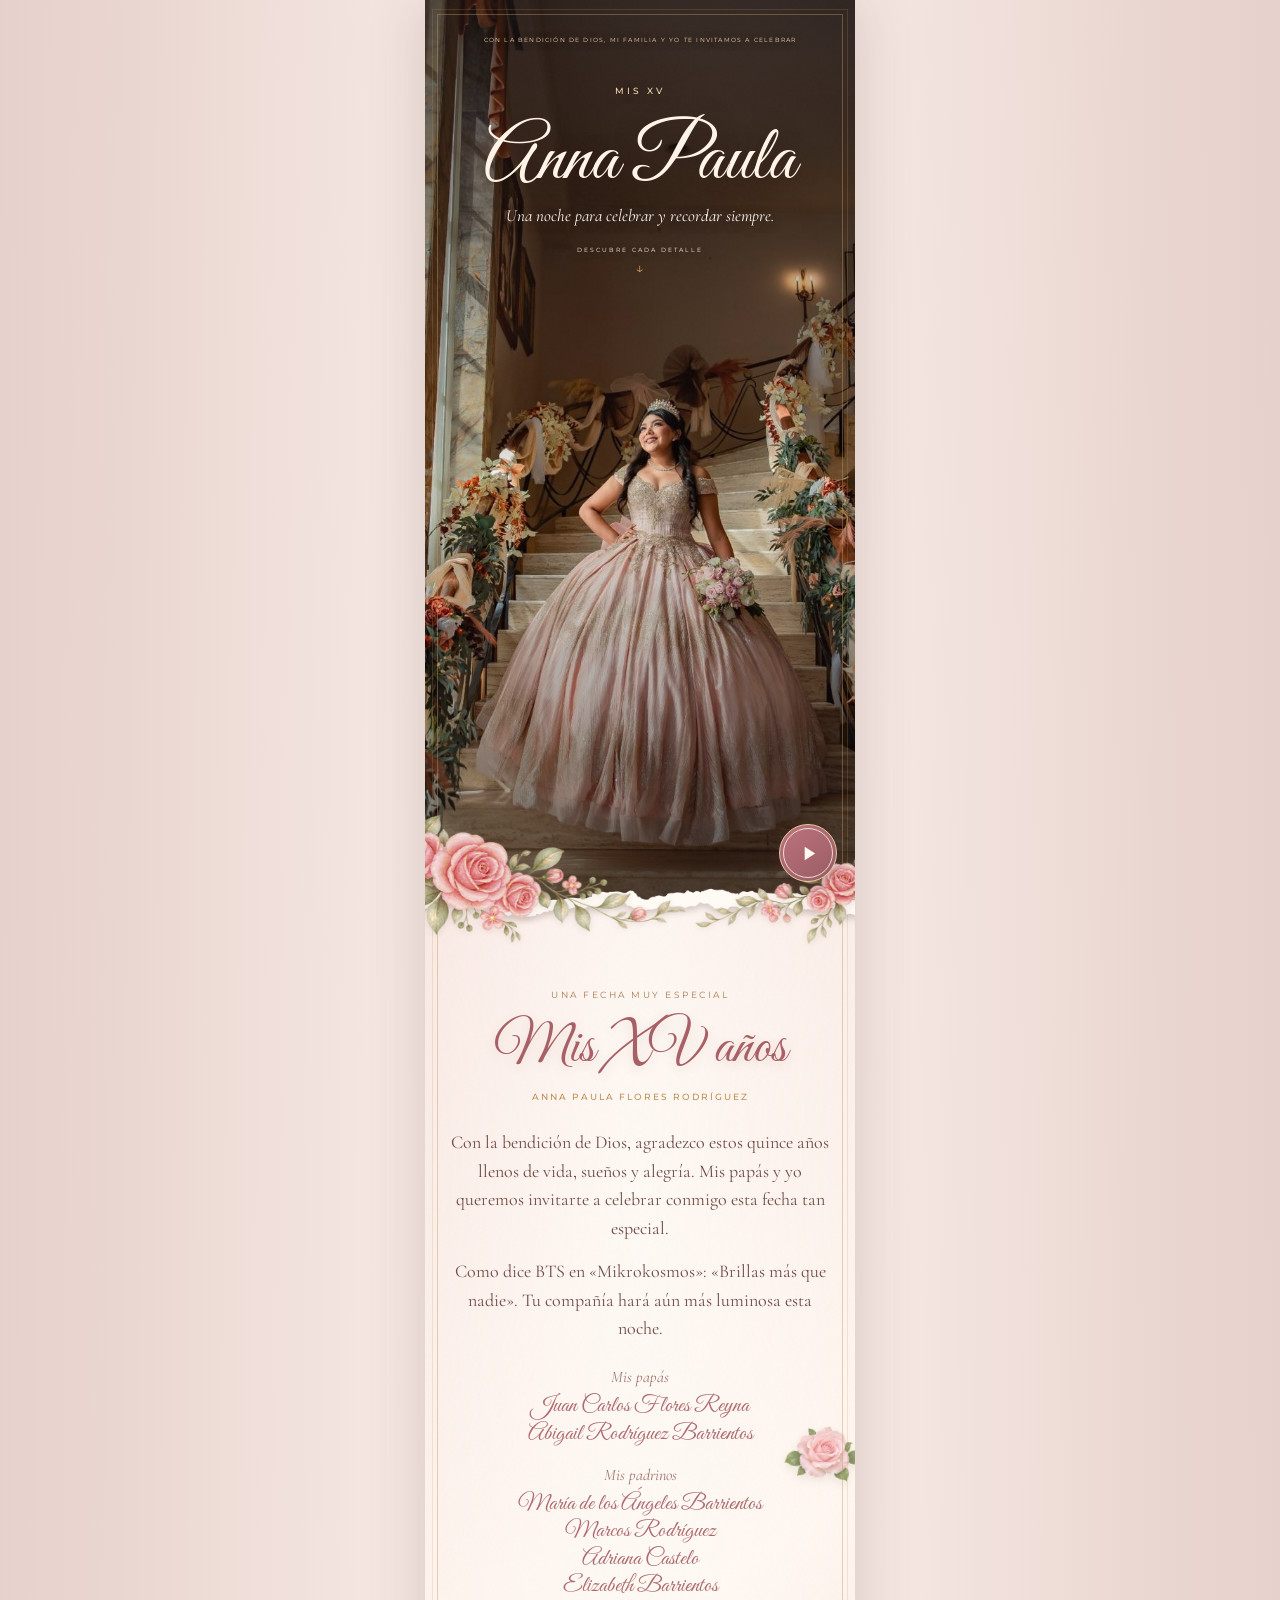
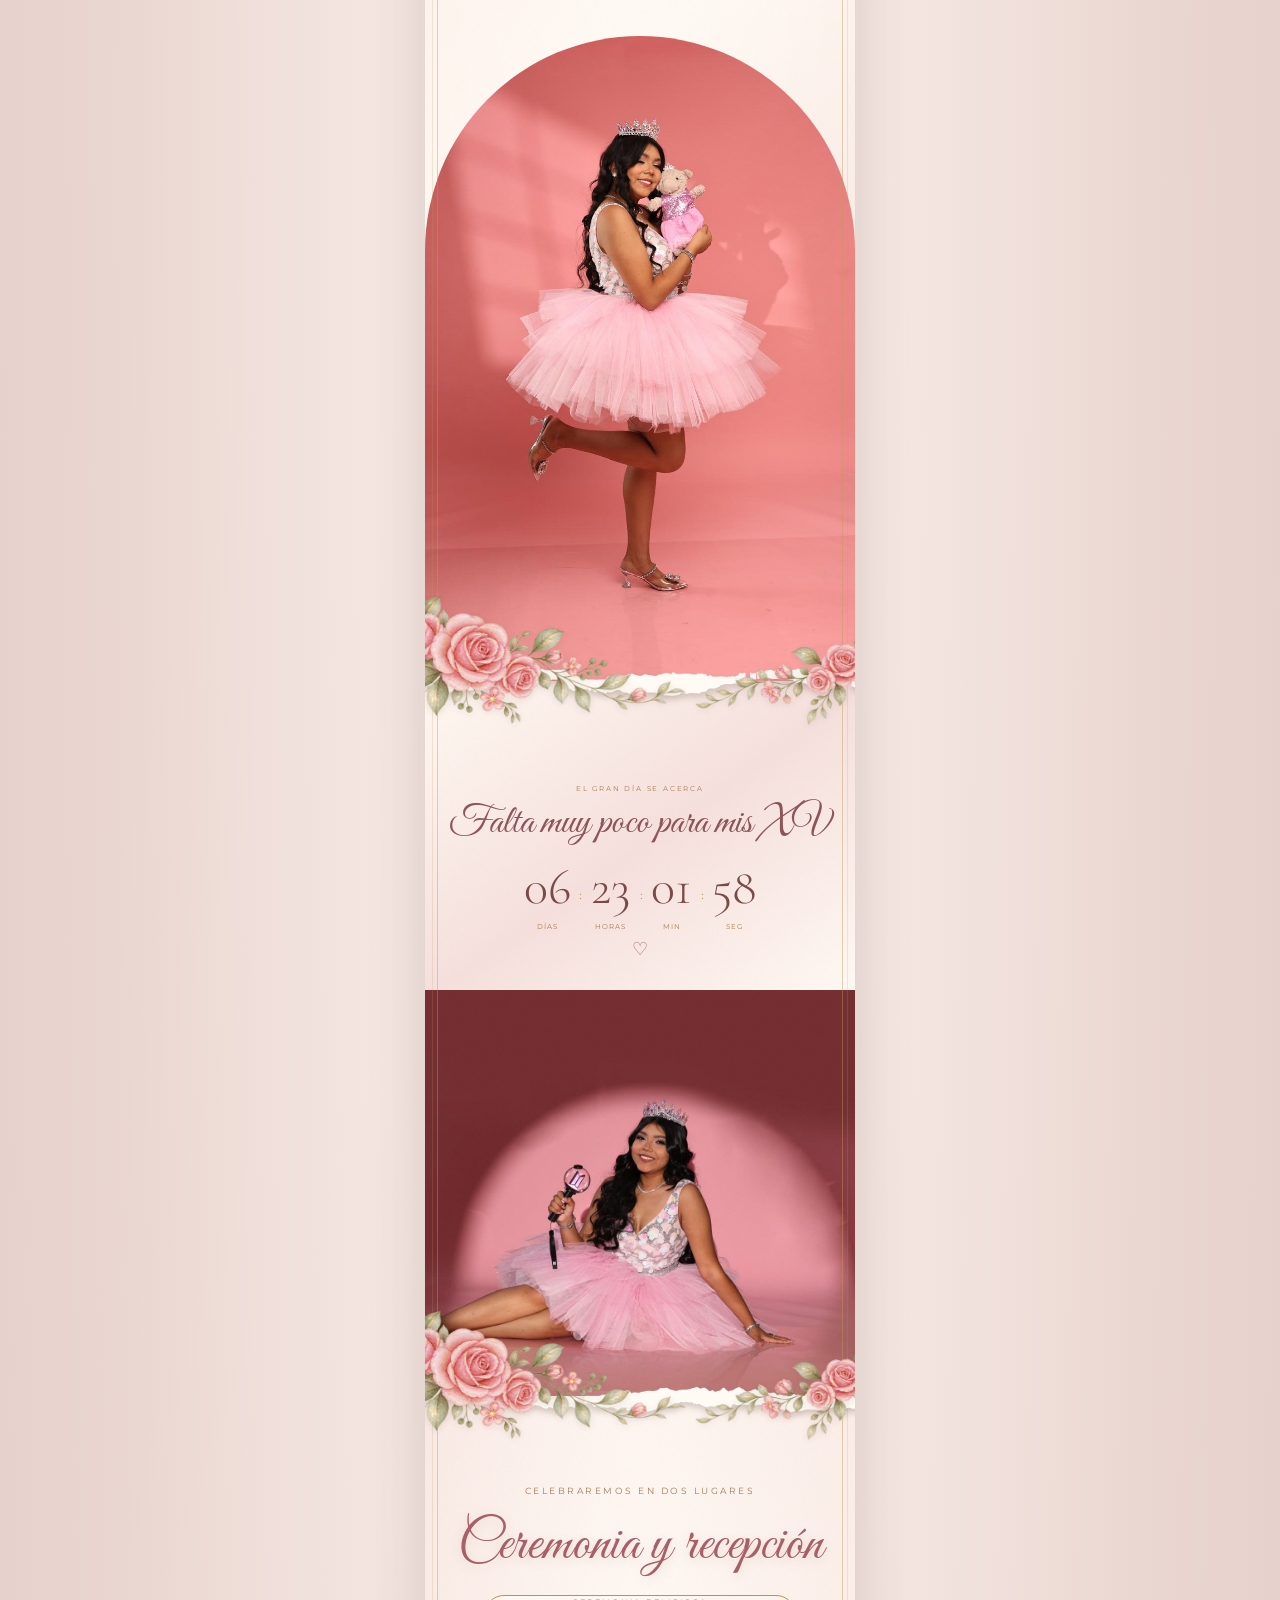
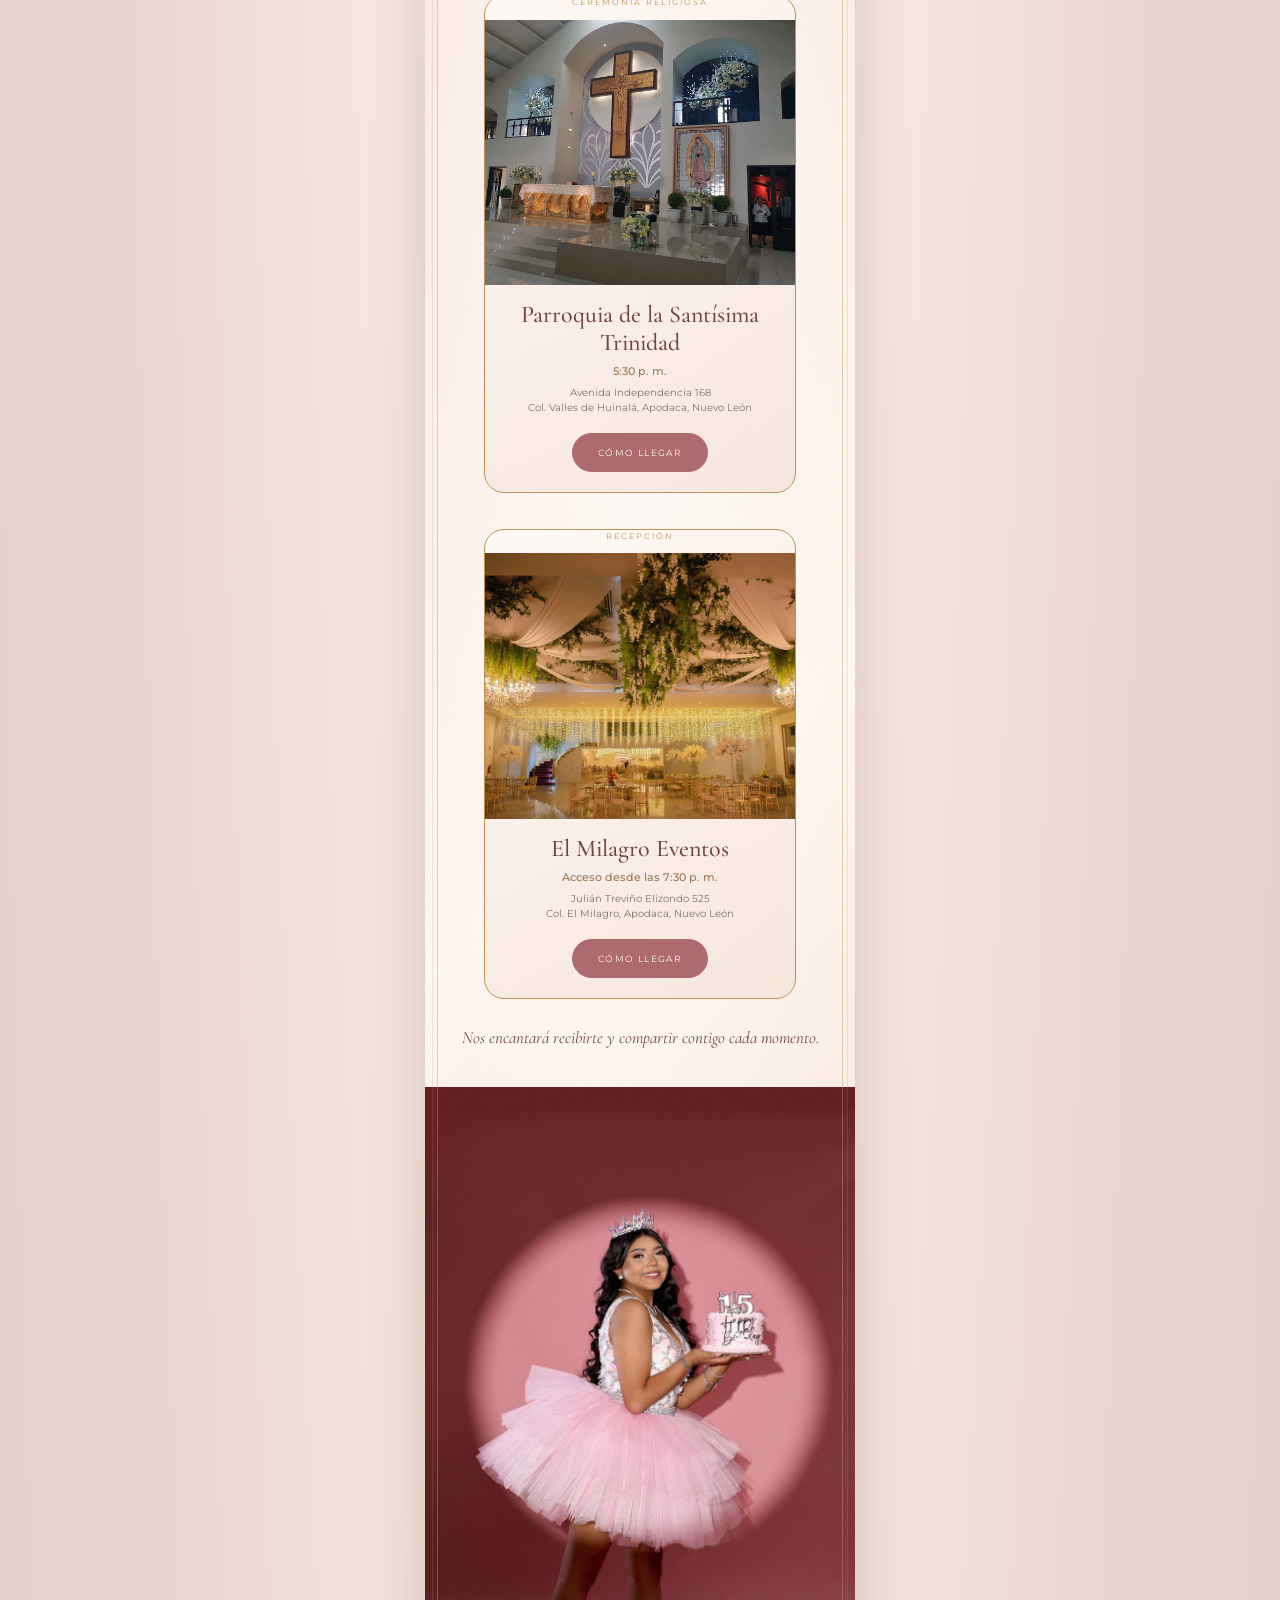
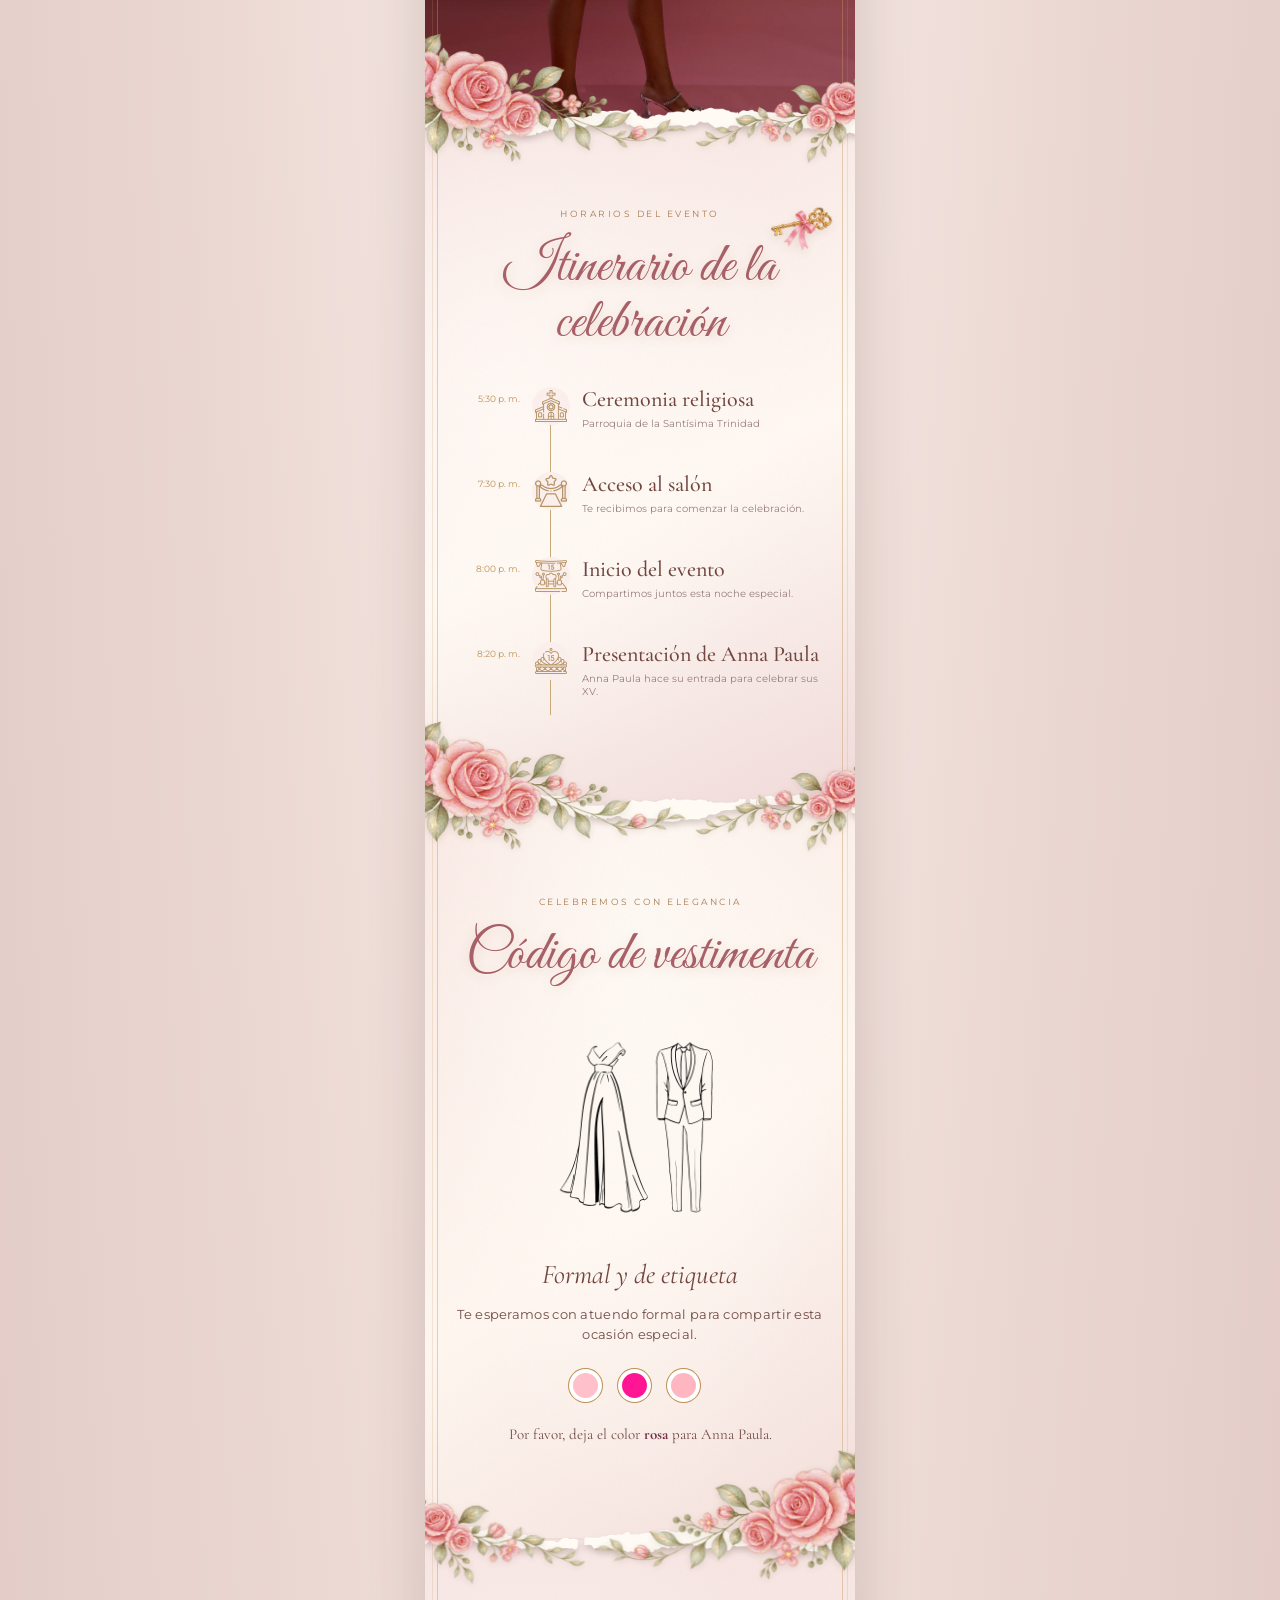
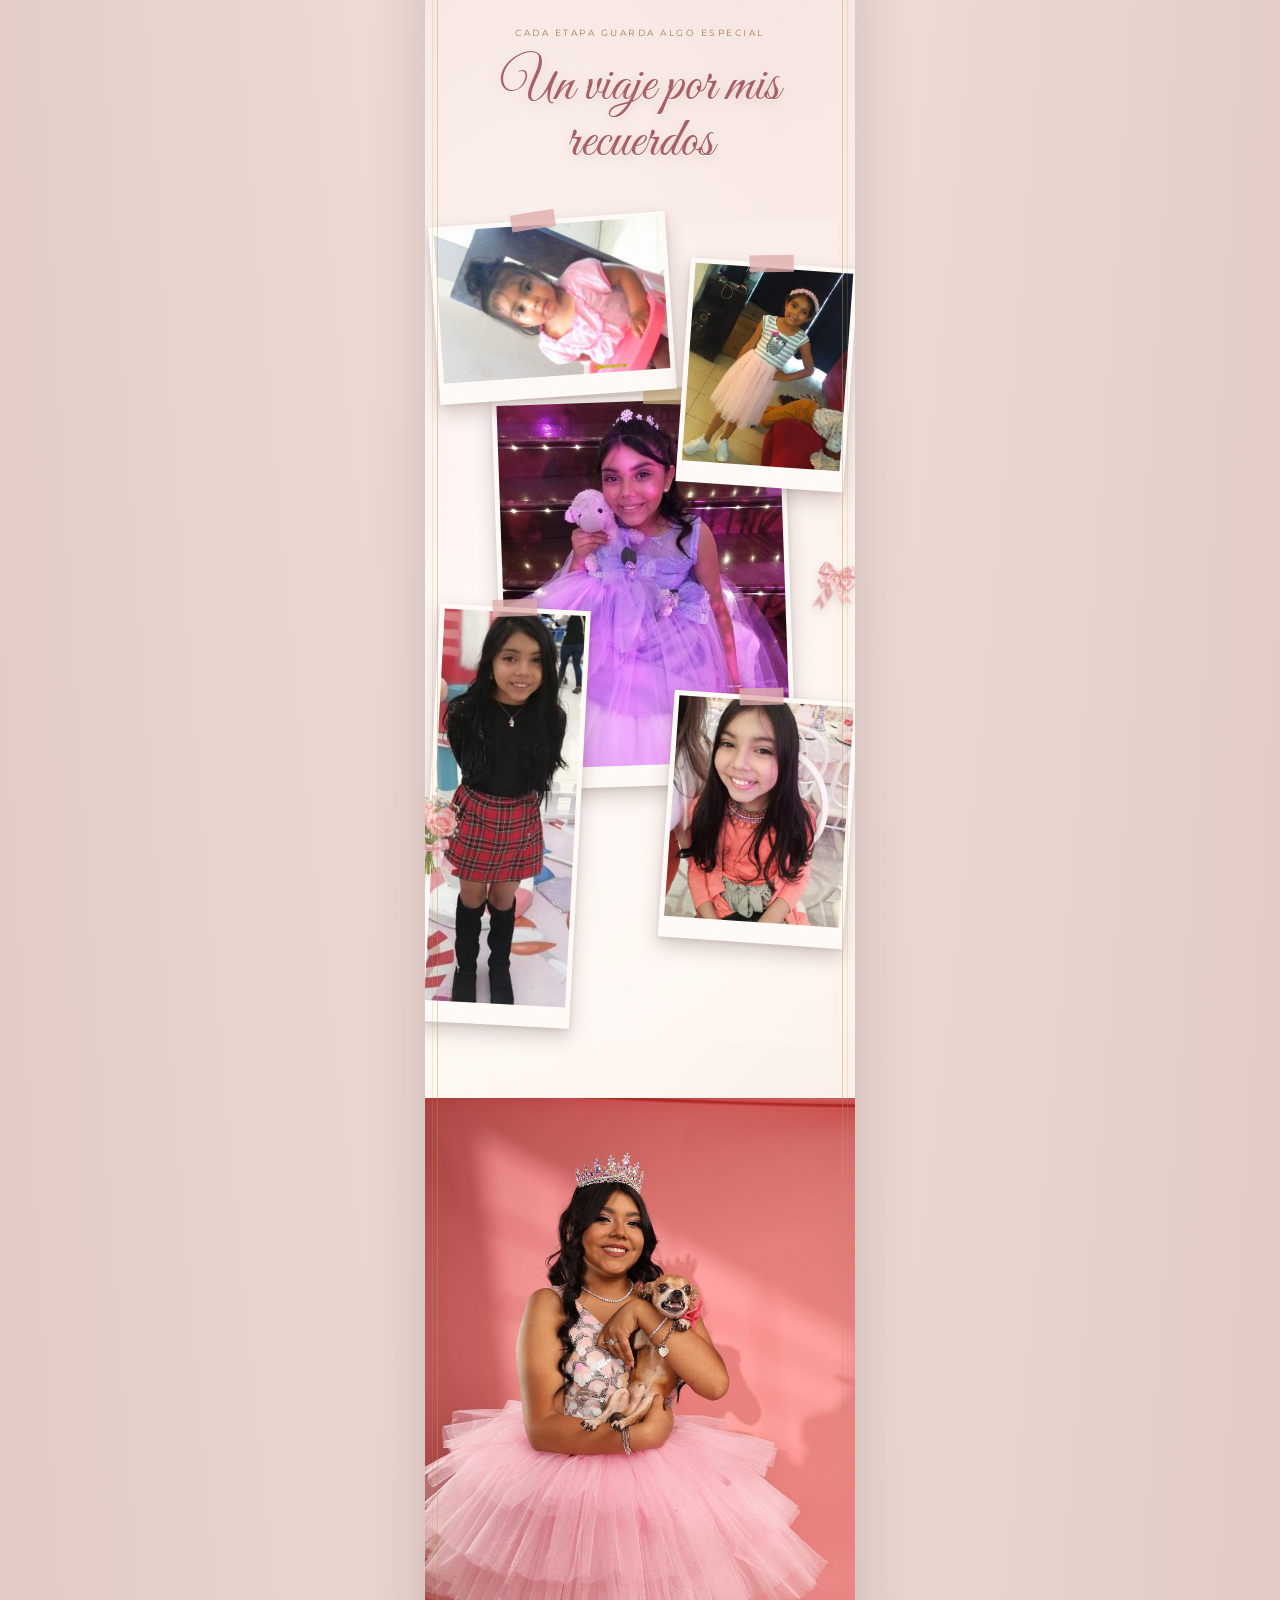
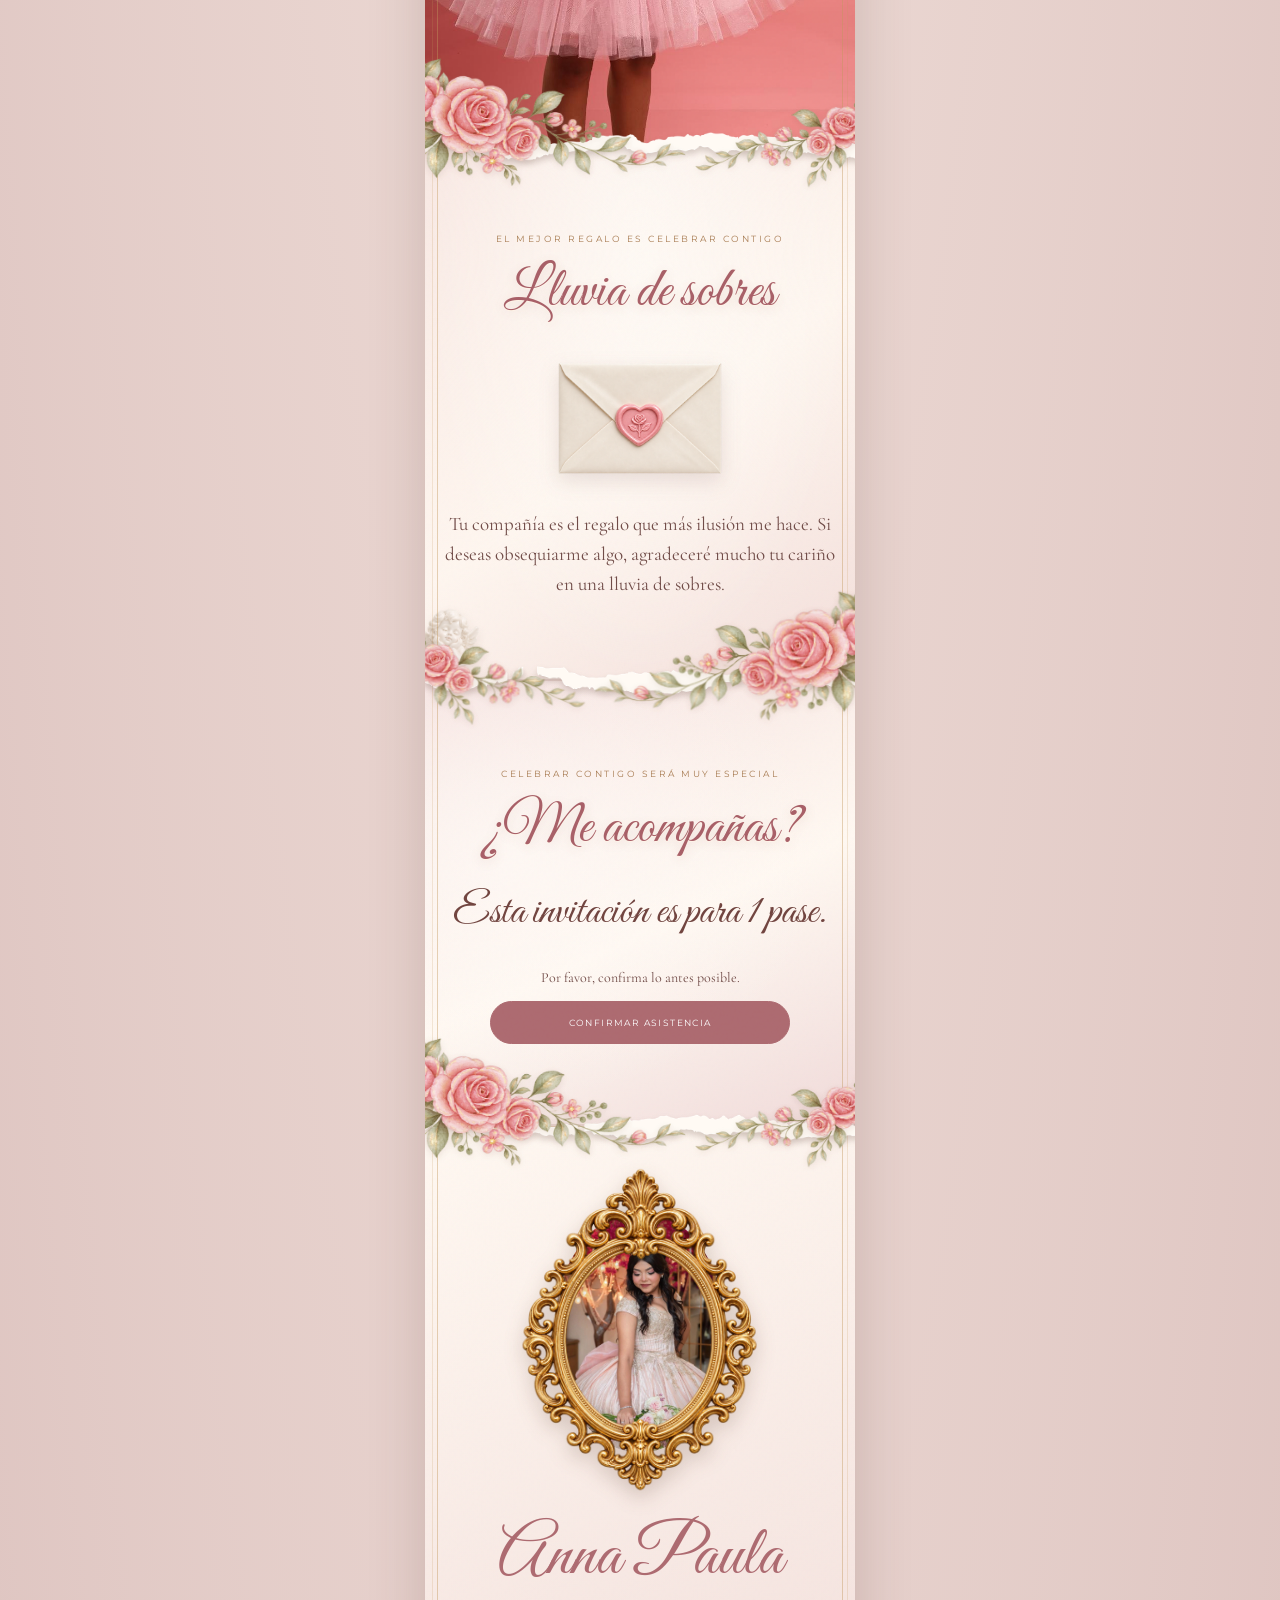
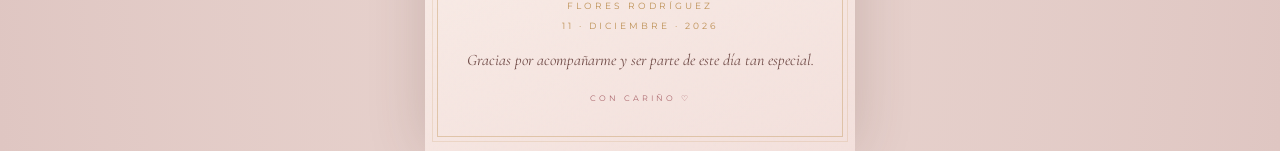
<file: index.html>
<!doctype html>
<html lang="es">

<head>
    <meta charset="utf-8">
    <meta name="viewport" content="width=device-width,initial-scale=1">
    <meta name="theme-color" content="#f8e9e8">
    <meta name="description"
        content="Invitación a los XV años de Anna Paula Flores Rodríguez · 11 de diciembre de 2026.">
    <title>Anna Paula · Mis XV años</title>
    <link rel="preconnect" href="https://fonts.googleapis.com">
    <link rel="preconnect" href="https://fonts.gstatic.com" crossorigin>
    <link
        href="https://fonts.googleapis.com/css2?family=Cormorant+Garamond:wght@400;500;600;700&family=Great+Vibes&family=Montserrat:wght@300;400;500;600&display=swap"
        rel="stylesheet">
    <link rel="stylesheet" href="styles.css">
</head>

<body>
    <div class="invitation-shell">
        <div class="paper-grain"></div>

        <main>
            <section class="hero" id="inicio">
                <picture class="hero-photo"><img src="assets/polie-hero-mobile.jpeg"
                        alt="Anna Paula con vestido rosa en la escalera decorada de sus XV años"></picture>
                <div class="hero-inner">
                    <p class="eyebrow reveal">CON LA BENDICIÓN DE DIOS, MI FAMILIA Y YO TE INVITAMOS A CELEBRAR</p>
                    <p class="hero-pre">MIS XV</p>
                    <h1 class="script hero-name">Anna Paula</h1>
                    <p class="hero-phrase">Una noche para celebrar y recordar siempre.</p><a class="scroll"
                        href="#invitacion">DESCUBRE CADA DETALLE <b>↓</b></a>
                </div>
            </section>
            <!-- Transición editable: cambia las imágenes de papel o flores directamente aquí. -->
            <div class="section-join" aria-hidden="true">
                <img class="section-join__paper" src="assets/papel-rasgado-1.png" alt="">
                <img class="section-join__flowers" src="assets/flores-separador.png" alt="">
            </div>
            <section class="invitation section photo-end-section" id="invitacion">
                <img class="decoration-cutout decoration-cutout--rosa" src="assets/cutouts/rosa.png" alt="" aria-hidden="true">
                <p class="eyebrow">UNA FECHA MUY ESPECIAL</p>
                <h2 class="script">Mis XV años</h2>
                <p class="full-name">Anna Paula Flores Rodríguez</p>
                <p class="body-copy">Con la bendición de Dios, agradezco estos quince años llenos de vida, sueños y
                    alegría. Mis papás y yo queremos invitarte a celebrar conmigo esta fecha tan especial.</p>
                <p class="body-copy">Como dice BTS en «Mikrokosmos»: «Brillas más que nadie». Tu compañía hará aún
                    más luminosa esta noche.</p>
                <div class="family-list">
                    <div class="family-group"><span>Mis papás</span><strong>Juan Carlos Flores Reyna<br>Abigail
                            Rodríguez Barrientos</strong></div>
                    <div class="family-group"><span>Mis padrinos</span><strong>María de los Ángeles Barrientos<br>Marcos
                            Rodríguez<br>Adriana Castelo<br>Elizabeth Barrientos</strong></div>
                </div>
                <figure class="photo-insert photo-insert--osito"><img src="assets/anna-paula-osito.jpeg"
                        alt="Anna Paula con su osito, luciendo su vestido rosa" loading="lazy"></figure>
            </section>
            <div class="section-join section-join--reverse--bottomosito" aria-hidden="true">
                <img class="section-join__paper" src="assets/papel-rasgado-2.png" alt="">
                <img class="section-join__flowers" src="assets/flores-separador.png" alt="">
            </div>
            <section>
                <div class="countdown-card">
                    <p class="eyebrow">EL GRAN DÍA SE ACERCA</p>
                    <h3 class="script">Falta muy poco para mis XV</h3>
                    <div class="countdown">
                        <div><strong id="days">--</strong><small>DÍAS</small></div><span>:</span>
                        <div><strong id="hours">--</strong><small>HORAS</small></div><span>:</span>
                        <div><strong id="minutes">--</strong><small>MIN</small></div><span>:</span>
                        <div><strong id="seconds">--</strong><small>SEG</small></div>
                    </div><span class="countdown-heart" aria-hidden="true">♡</span>
                </div>
                <figure class="photo-insert photo-insert--celebracion"><img src="assets/anna-paula-celebracion.jpeg"
                        alt="Anna Paula con su pastel de XV años" loading="lazy"></figure>
            </section>
            
            <div class="section-join" aria-hidden="true">
                <img class="section-join__paper" src="assets/papel-rasgado-3.png" alt="">
                <img class="section-join__flowers" src="assets/flores-separador.png" alt="">
            </div>
            <section class="venue section photo-end-section" id="lugar">
                <p class="eyebrow">CELEBRAREMOS EN DOS LUGARES</p>
                <h2 class="script">Ceremonia y recepción</h2>
                <div class="venue-card">
                    <p class="venue-type">CEREMONIA RELIGIOSA</p>
                    <img class="venue-photo" src="assets/parroquia-santisima-trinidad.webp"
                        alt="Interior de la Parroquia de la Santísima Trinidad" loading="lazy">
                    <h3>Parroquia de la Santísima Trinidad</h3>
                    <p class="venue-details"><time>5:30 p. m.</time><span>Avenida Independencia 168<br>Col. Valles de Huinalá, Apodaca, Nuevo León</span></p>
                    <a class="outline-btn"
                        href="https://www.google.com/maps/dir/?api=1&amp;destination=Av+Independencia+168%2C+Valle+de+Huinal%C3%A1+I%2C+66634+Apodaca%2C+N.L."
                        target="_blank" rel="noopener noreferrer">CÓMO LLEGAR</a>
                </div>
                <div class="venue-card">
                    <p class="venue-type">RECEPCIÓN</p>
                    <img class="venue-photo" src="assets/salon-el-milagro.webp"
                        alt="Salón El Milagro decorado para una celebración" loading="lazy">
                    <h3>El Milagro Eventos</h3>
                    <p class="venue-details"><time>Acceso desde las 7:30 p. m.</time><span>Julián Treviño Elizondo 525<br>Col. El Milagro, Apodaca, Nuevo León</span></p>
                    <a class="outline-btn"
                        href="https://www.google.com/maps/dir/?api=1&amp;destination=Blvd+Juli%C3%A1n+Trevi%C3%B1o+Elizondo+525%2C+El+Milagro%2C+66634+Apodaca%2C+N.L."
                        target="_blank" rel="noopener noreferrer">CÓMO LLEGAR</a>
                </div>
                <p class="note">Nos encantará recibirte y compartir contigo cada momento.</p>
                <figure class="photo-insert photo-insert--pastel"><img src="assets/anna-paula-pastel.jpeg"
                        alt="Anna Paula con su pastel de XV años" loading="lazy"></figure>
            </section>
            <div class="section-join section-join--reverse--section-cake" aria-hidden="true">
                <img class="section-join__paper" src="assets/papel-rasgado-1.png" alt="">
                <img class="section-join__flowers" src="assets/flores-separador.png" alt="">
            </div>
            <section class="schedule section" id="itinerario">
                <img class="decoration-cutout decoration-cutout--llave-lazo" src="assets/cutouts/llave-lazo.png" alt="" aria-hidden="true">
                <p class="eyebrow">HORARIOS DEL EVENTO</p>
                <h2 class="script">Itinerario de la celebración</h2>
                <div class="timeline">
                    <article><time>5:30 p. m.</time><span class="timeline-dot"><img class="timeline-icon" src="assets/icons/iglesia.png" alt=""></span>
                        <div>
                            <h3>Ceremonia religiosa</h3>
                            <p>Parroquia de la Santísima Trinidad</p>
                        </div>
                    </article>
                    <article><time>7:30 p. m.</time><span class="timeline-dot"><img class="timeline-icon" src="assets/icons/alfombra-roja.png" alt=""></span>
                        <div>
                            <h3>Acceso al salón</h3>
                            <p>Te recibimos para comenzar la celebración.</p>
                        </div>
                    </article>
                    <article><time>8:00 p. m.</time><span class="timeline-dot"><img class="timeline-icon" src="assets/icons/escena.png" alt=""></span>
                        <div>
                            <h3>Inicio del evento</h3>
                            <p>Compartimos juntos esta noche especial.</p>
                        </div>
                    </article>
                    <article><time>8:20 p. m.</time><span class="timeline-dot"><img class="timeline-icon" src="assets/icons/corona.png" alt=""></span>
                        <div>
                            <h3>Presentación de Anna Paula</h3>
                            <p>Anna Paula hace su entrada para celebrar sus XV.</p>
                        </div>
                    </article>
                </div>
            </section>
            <div class="section-join" aria-hidden="true">
                <img class="section-join__paper" src="assets/papel-rasgado-2.png" alt="">
                <img class="section-join__flowers" src="assets/flores-separador.png" alt="">
            </div>
            <section class="dress section" id="vestimenta">
                <img class="decoration-cutout decoration-cutout--perfume-rosa" src="assets/cutouts/perfume-rosa.png" alt="" aria-hidden="true">
                <p class="eyebrow">CELEBREMOS CON ELEGANCIA</p>
                <h2 class="script">Código de vestimenta</h2>
                <div class="dress-art" aria-label="Vestido y traje de etiqueta">
                    <img class="dress-art--formal" src="assets/formal.png" alt="">
                </div>
                <h3>Formal y de etiqueta</h3>
                <p>Te esperamos con atuendo formal para compartir esta ocasión especial.</p>
                <div class="wine-note">
                    <span class="pink1"></span><br>
                    <span class="pink2"></span><br>
                    <span class="pink3"></span><br>
                    <p>Por favor, deja el color <b>rosa</b> para Anna Paula.</p>
                </div>
            </section>
            <div class="section-join section-join--reverse" aria-hidden="true">
                <img class="section-join__paper" src="assets/papel-rasgado-3.png" alt="">
                <img class="section-join__flowers" src="assets/flores-separador.png" alt="">
            </div>
            <section class="gallery section photo-end-section" id="galeria">
                <img class="decoration-cutout decoration-cutout--rosa" src="assets/cutouts/rosa.png" alt="" aria-hidden="true">
                <p class="eyebrow">CADA ETAPA GUARDA ALGO ESPECIAL</p>
                <h2 class="script">Un viaje por mis recuerdos</h2>
                <div class="memory-collage" aria-label="Collage de fotografías de infancia de Anna Paula">
                    <figure class="memory-print memory-print--baby"><img src="assets/infancia/infancia-bebe.jpeg" alt="Anna Paula de bebé, vestida de rosa" loading="eager"></figure>
                    <figure class="memory-print memory-print--pink"><img src="assets/infancia/infancia-vestido-rosa.jpeg" alt="Anna Paula de niña con vestido rosa" loading="eager"></figure>
                    <figure class="memory-print memory-print--school"><img src="assets/infancia/infancia-escolar.jpeg" alt="Anna Paula durante su infancia" loading="eager"></figure>
                    <figure class="memory-print memory-print--portrait"><img src="assets/infancia/infancia-retrato.jpeg" alt="Anna Paula en una celebración familiar" loading="eager"></figure>
                    <figure class="memory-print memory-print--main"><img src="assets/infancia/infancia-vestido-fiesta.jpeg" alt="Anna Paula de niña con vestido de fiesta" loading="eager"></figure>
                    <img class="decoration-cutout memory-sticker memory-sticker--bow" src="assets/cutouts/lazo-rosa.png" alt="" aria-hidden="true">
                    <img class="decoration-cutout memory-sticker memory-sticker--bouquet" src="assets/cutouts/ramo-rosas.png" alt="" aria-hidden="true">
                </div>
                <figure class="photo-insert photo-insert--mascota photo-insert--near-gifts"><img src="assets/anna-paula-mascota.jpeg"
                        alt="Anna Paula con su perrito" loading="lazy"></figure>
            </section>
            <div class="section-join" aria-hidden="true">
                <img class="section-join__paper" src="assets/papel-rasgado-1.png" alt="">
                <img class="section-join__flowers" src="assets/flores-separador.png" alt="">
            </div>
            <section class="gifts section" id="regalos">
                <img class="decoration-cutout decoration-cutout--angelito" src="assets/cutouts/angelito.png" alt="" aria-hidden="true">
                <p class="eyebrow">EL MEJOR REGALO ES CELEBRAR CONTIGO</p>
                <h2 class="script">Lluvia de sobres</h2>
                <img class="gift-envelope" src="assets/cutouts/sobre-sello.png" alt="Sobre con sello rosa, una opción para la lluvia de sobres" loading="lazy">
                <p>Tu compañía es el regalo que más ilusión me hace. Si deseas obsequiarme algo, agradeceré mucho tu
                    cariño en una lluvia de sobres.</p>
            </section>
            <div class="section-join section-join--reverse --two" aria-hidden="true">
                <img class="section-join__paper" src="assets/papel-rasgado-2.png" alt="">
                <img class="section-join__flowers" src="assets/flores-separador.png" alt="">
            </div>
            <section class="rsvp section" id="confirmar">
                <p class="eyebrow">CELEBRAR CONTIGO SERÁ MUY ESPECIAL</p>
                <h2 class="script">¿Me acompañas?</h2>
                <!-- Cambia “1 pase” aquí en cada copia de la invitación. -->
                <p class="assigned-passes">Esta invitación es para <strong>1 pase</strong>.</p>
                <p class="rsvp-deadline">Por favor, confirma lo antes posible.</p>
                <a class="solid-btn" href="https://forms.gle/GUusLHd5VnadVFtq5"
                    target="_blank" rel="noopener noreferrer">CONFIRMAR ASISTENCIA</a>
            </section>
            <div class="section-join" aria-hidden="true">
                <img class="section-join__paper" src="assets/papel-rasgado-3.png" alt="">
                <img class="section-join__flowers" src="assets/flores-separador.png" alt="">
            </div>
        </main>
        <footer>
            <div class="portrait-mirror" aria-label="Anna Paula enmarcada en un espejo dorado"><img
                    class="portrait-mirror-photo" src="assets/anna-paula-floral.jpeg"
                    alt="Anna Paula con su vestido y ramo de rosas"><img class="portrait-mirror-frame"
                    src="assets/cutouts/espejo-dorado.png" alt="" aria-hidden="true"></div>
            <p class="script">Anna Paula</p><span>FLORES RODRÍGUEZ <br> 11 · DICIEMBRE · 2026</span>
            <p>Gracias por acompañarme y ser parte de este día tan especial.</p><small>CON CARIÑO ♡</small>
        </footer>
    </div>
    <audio id="background-song" src="assets/please.mp3" preload="none" loop></audio>
    <button id="music-toggle" class="music-toggle" type="button" aria-label="Reproducir canción"
        aria-pressed="false"><svg class="music-toggle__play" viewBox="0 0 24 24" aria-hidden="true">
            <path d="M8 5v14l11-7z" />
        </svg><svg class="music-toggle__pause" viewBox="0 0 24 24" aria-hidden="true">
            <path d="M7 5h4v14H7zm7 0h4v14h-4z" />
        </svg></button>
    <script src="script.js" defer></script>
</body>

</html>
</file>
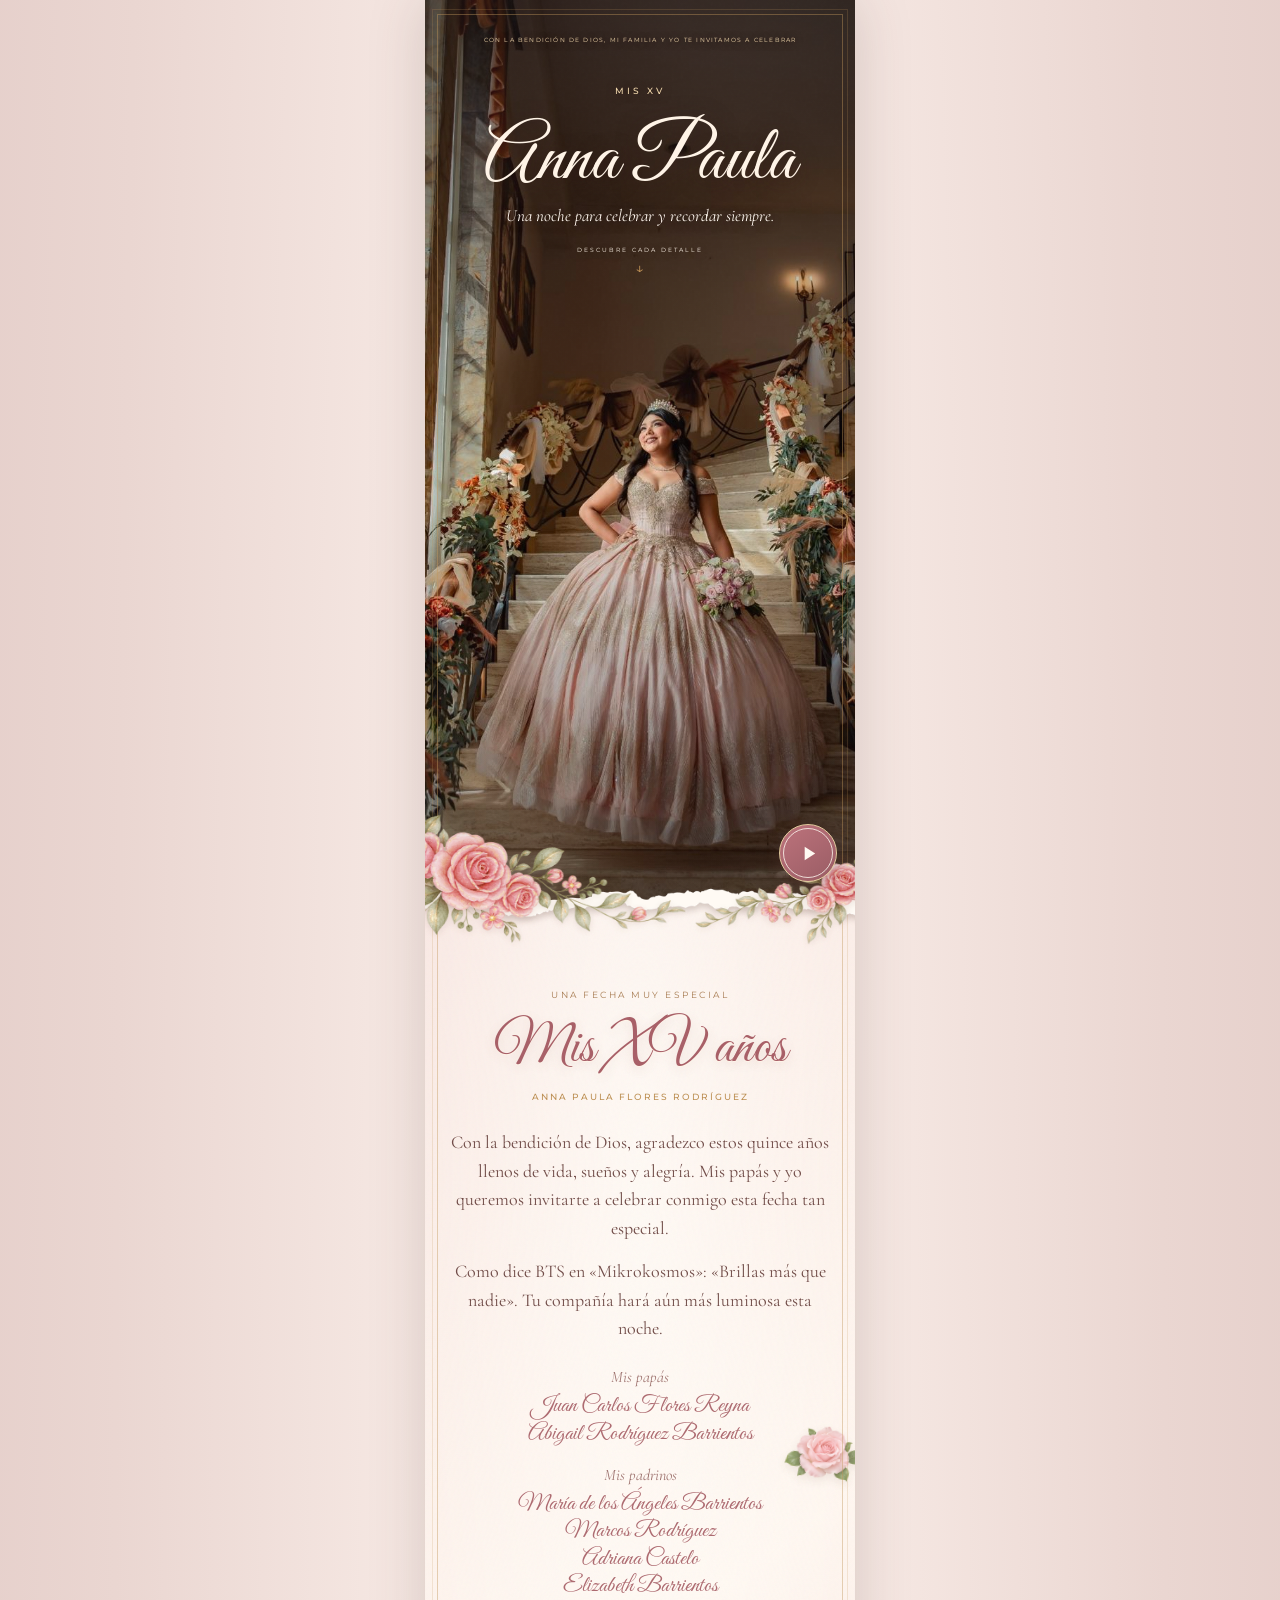
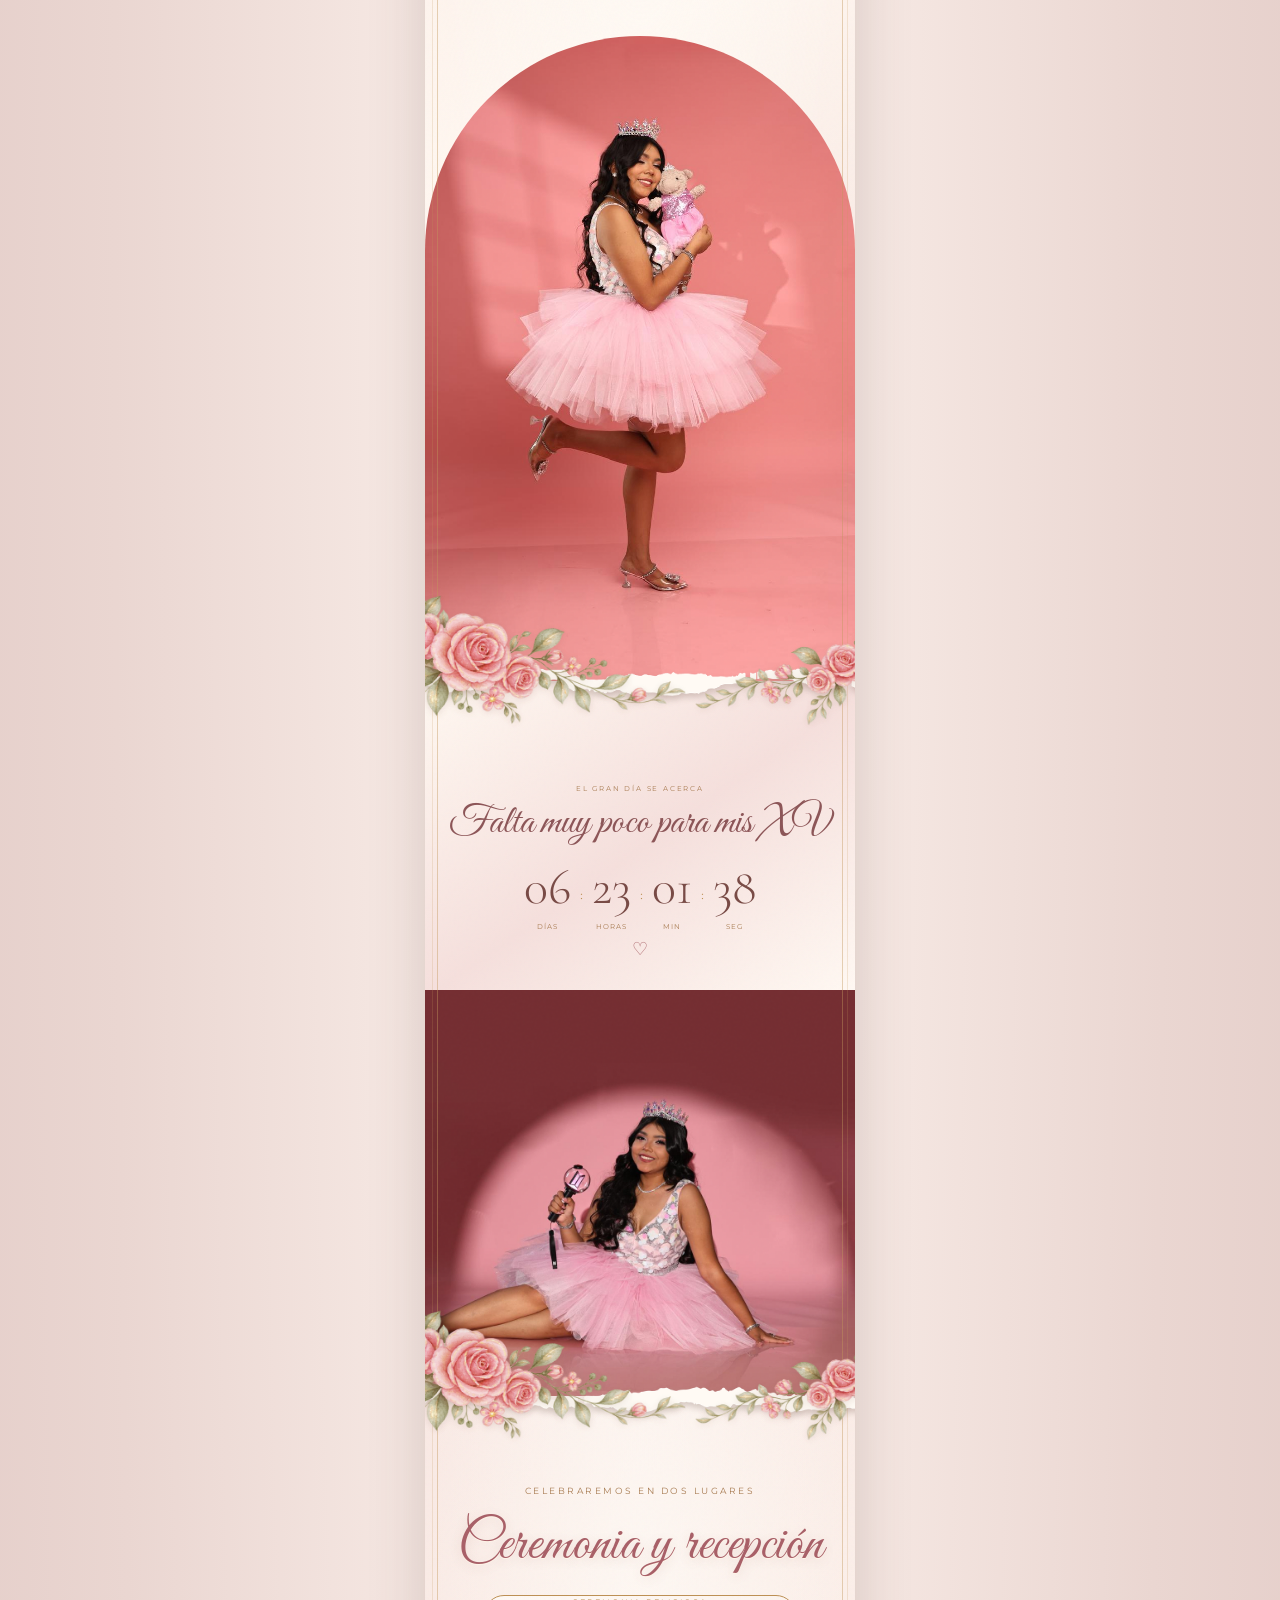
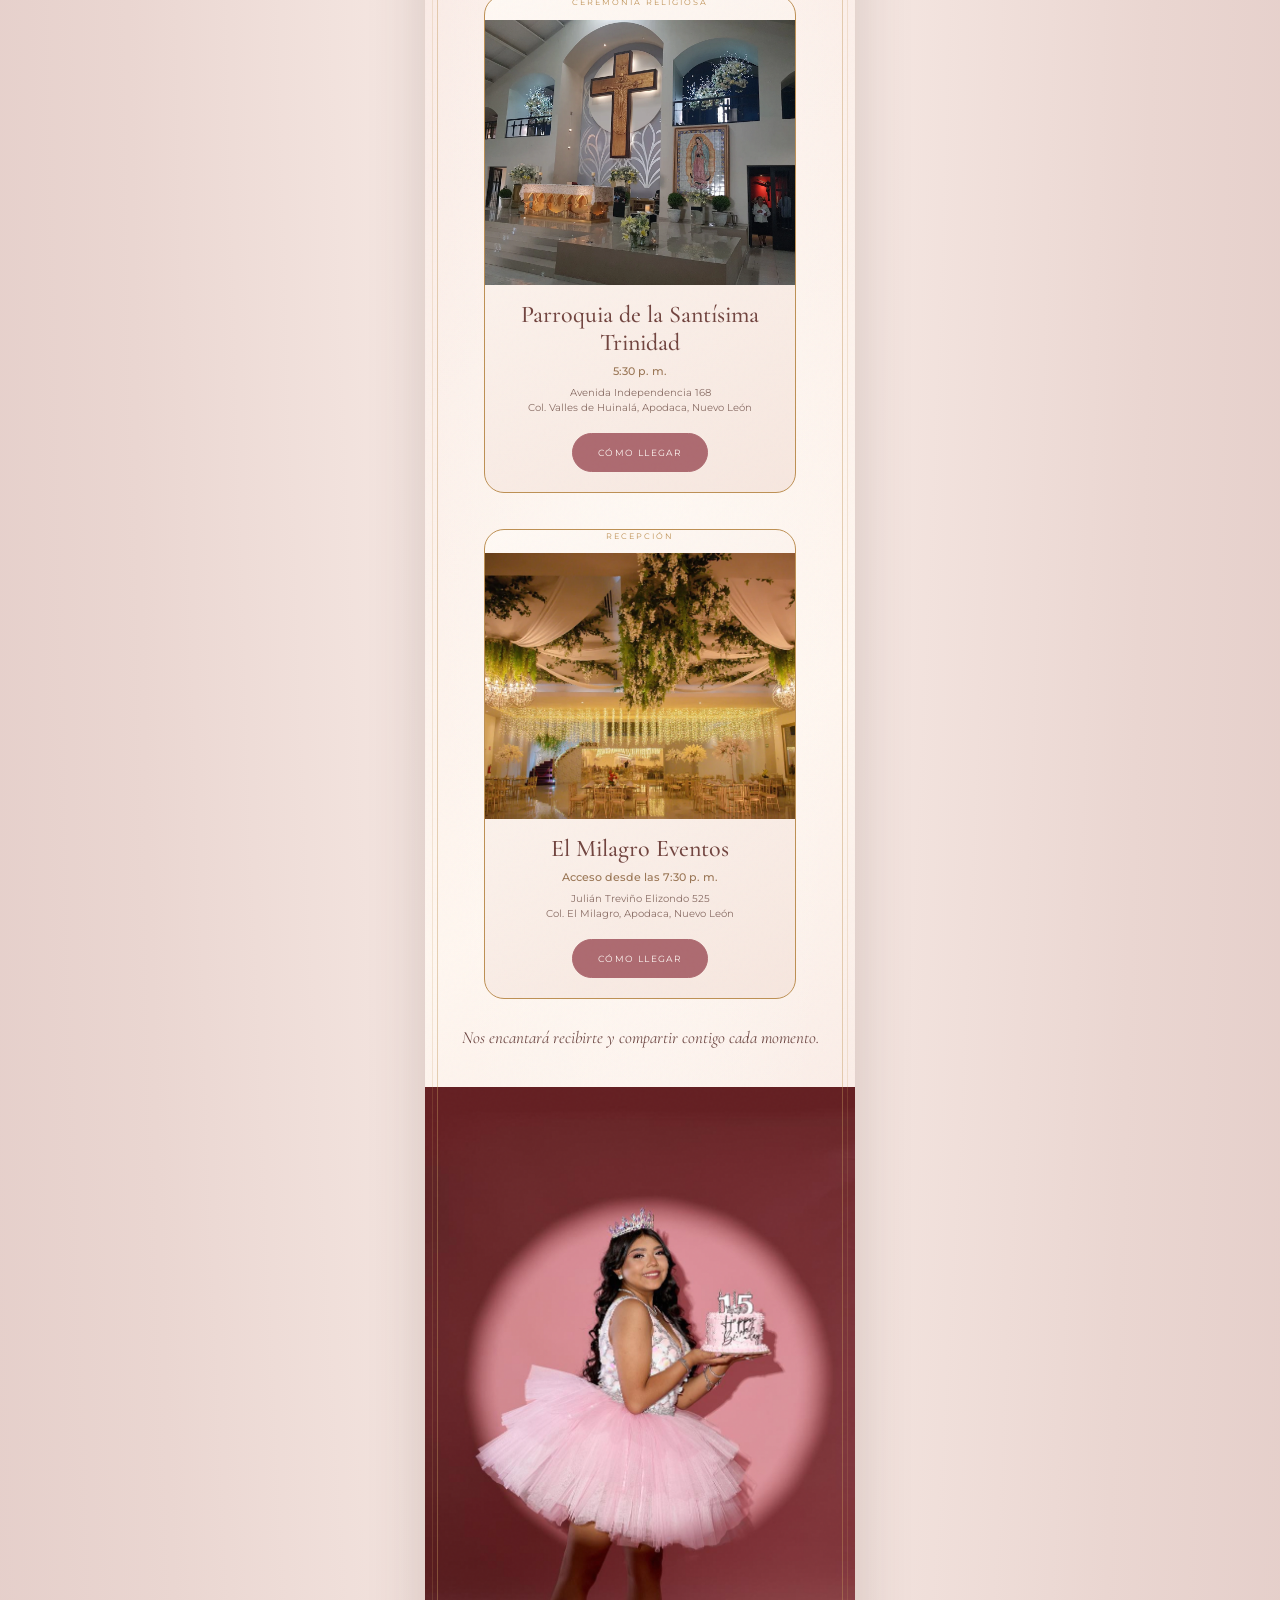
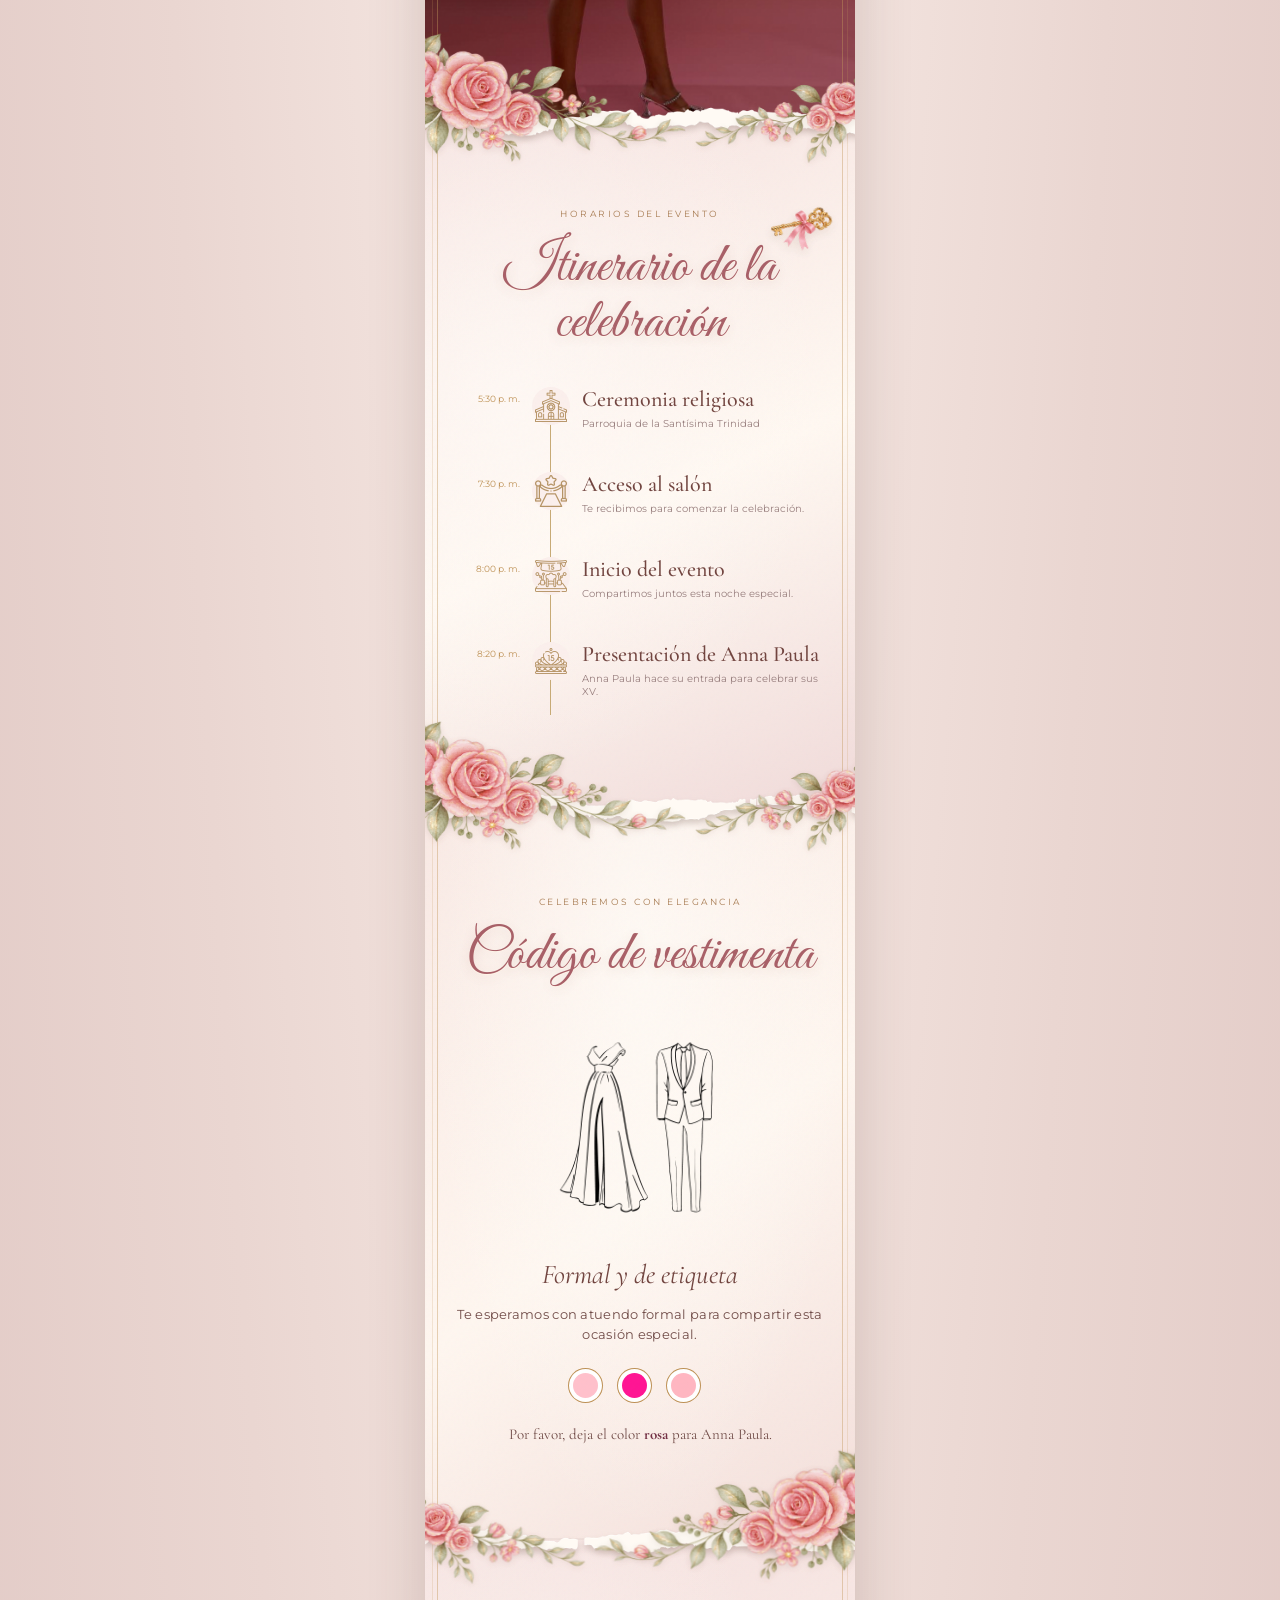
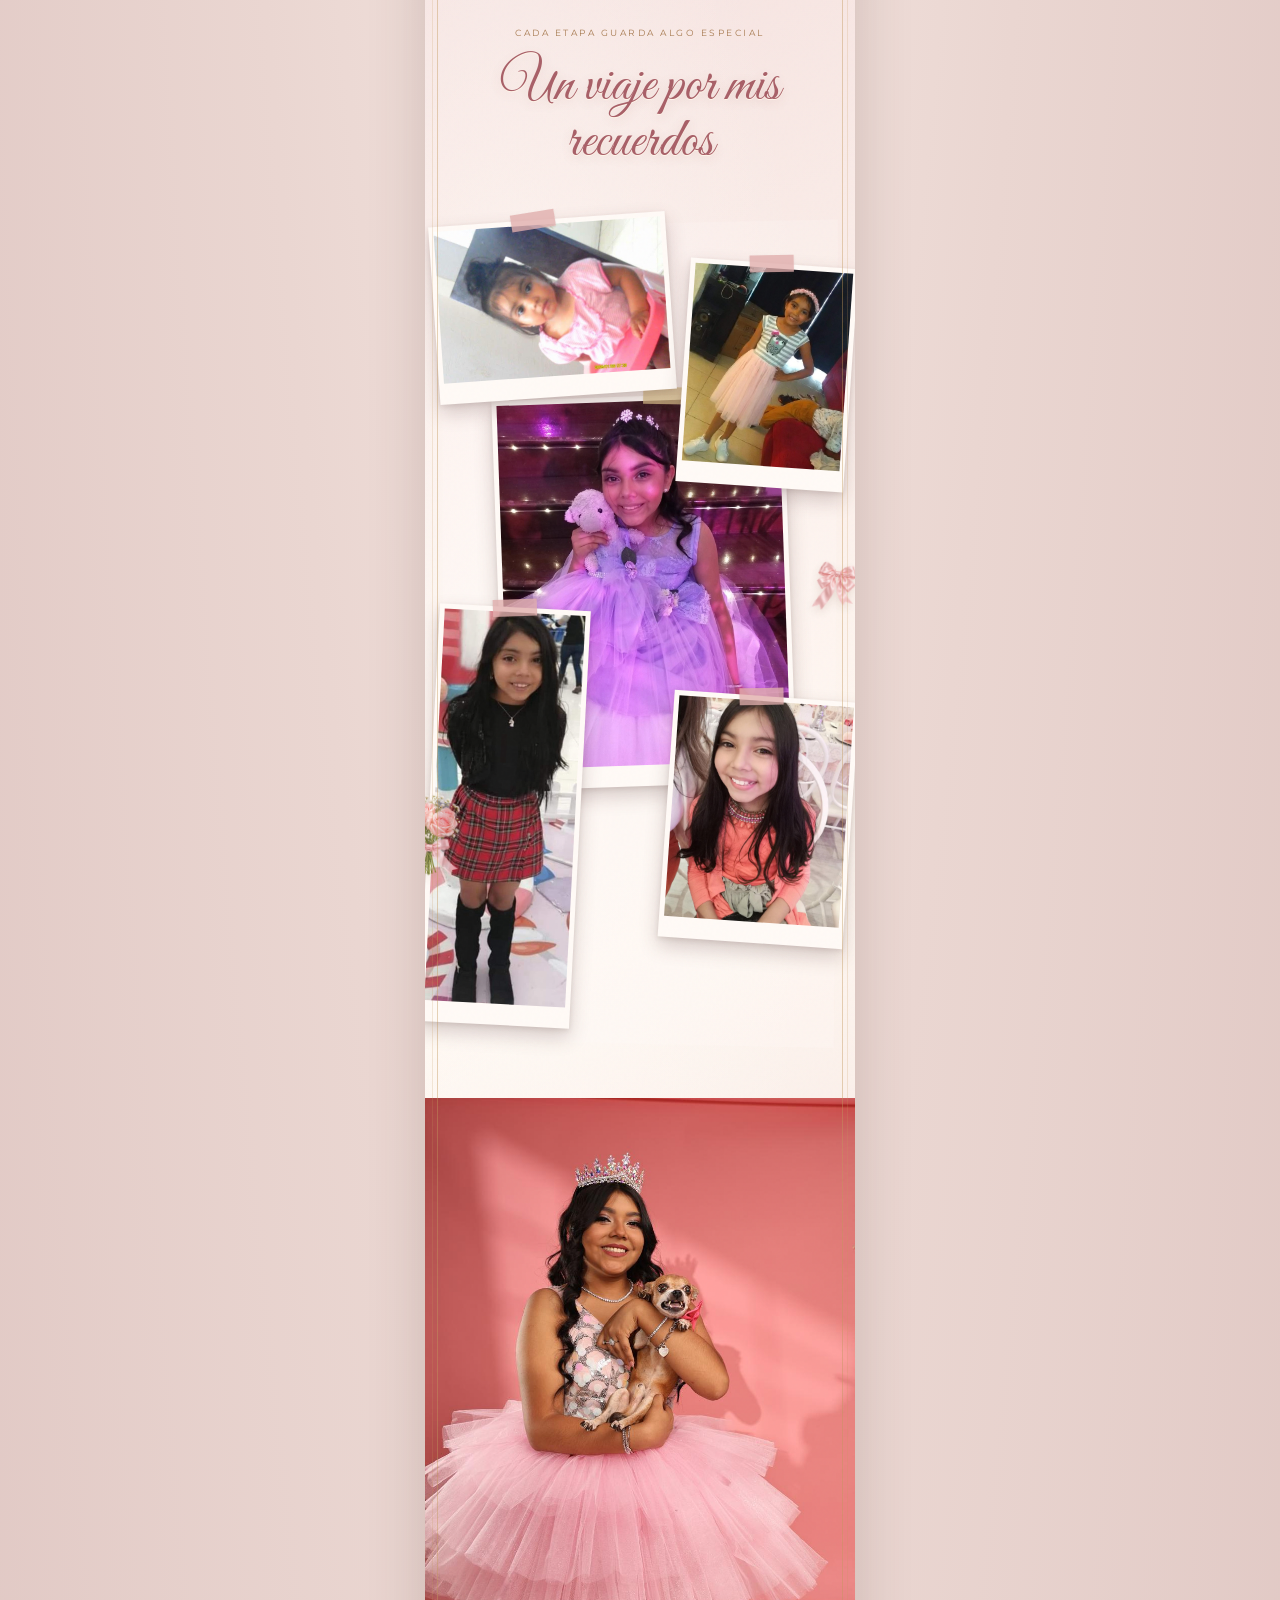
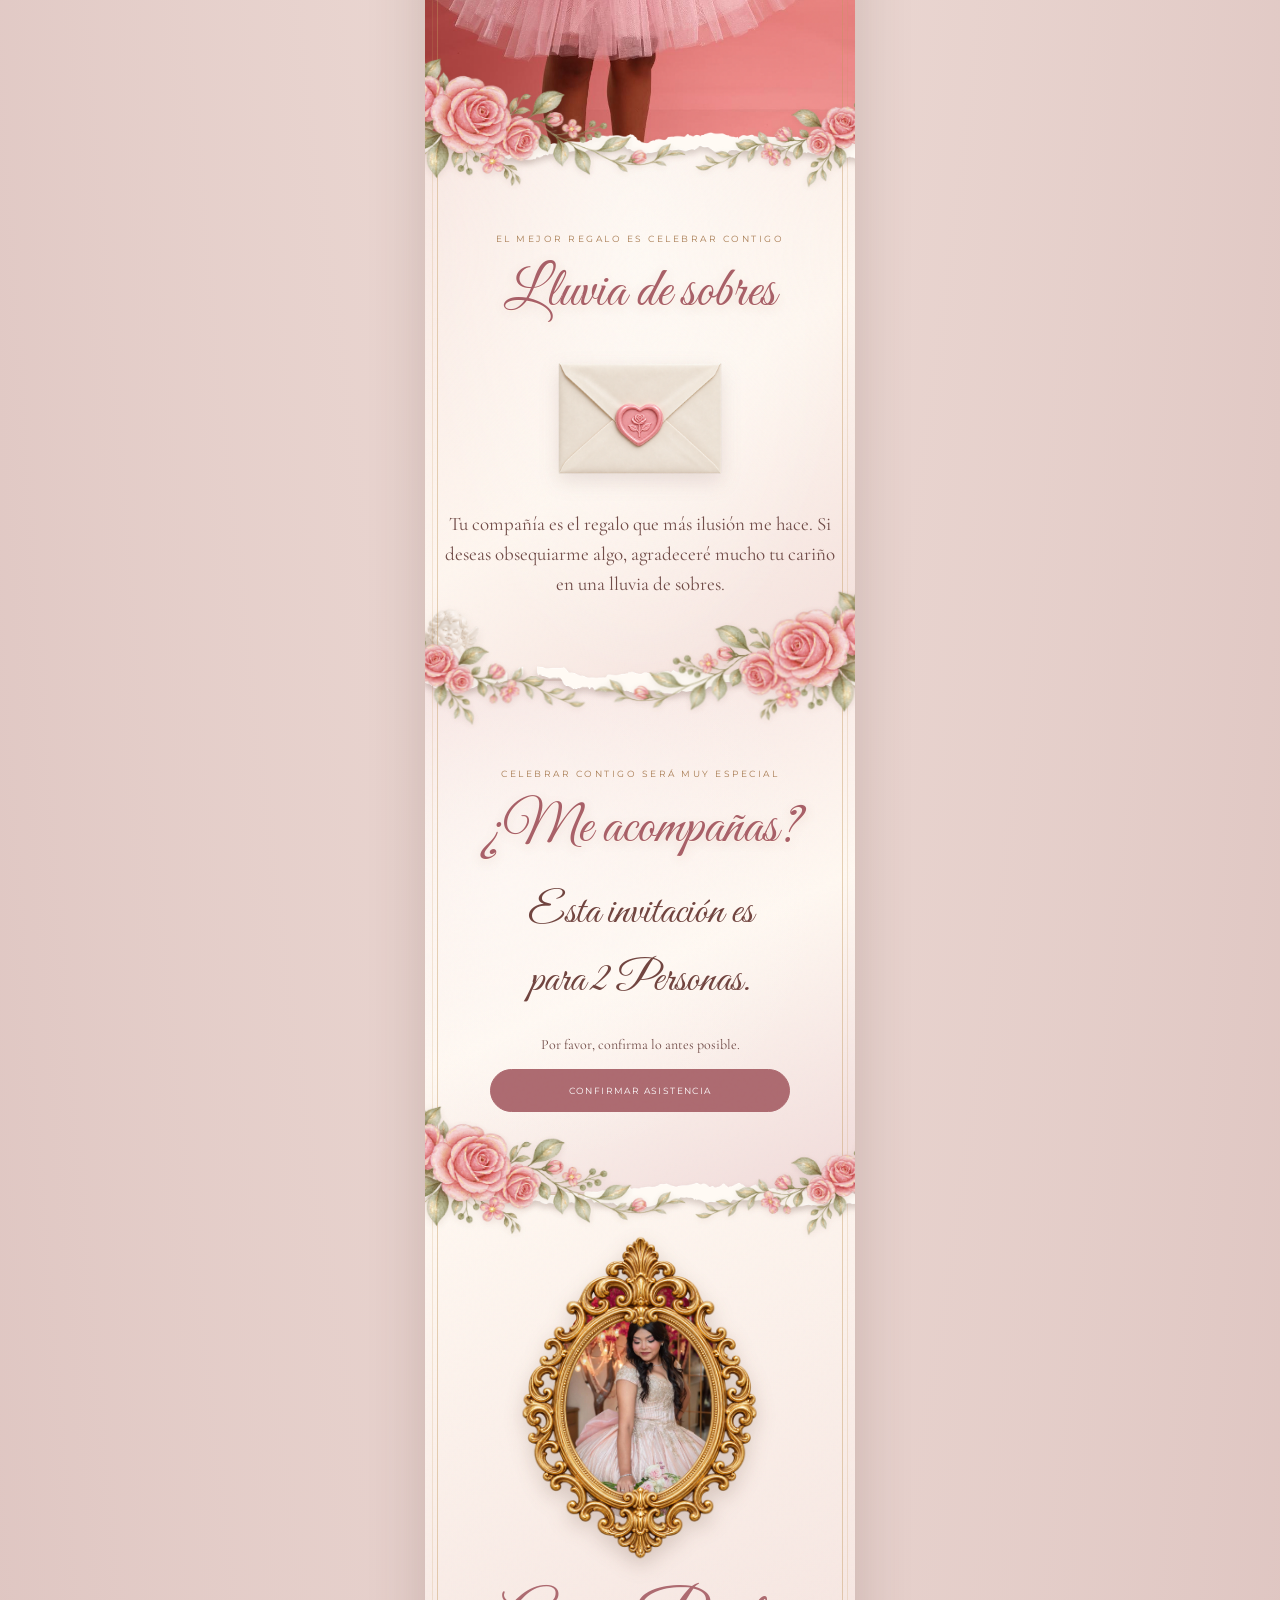
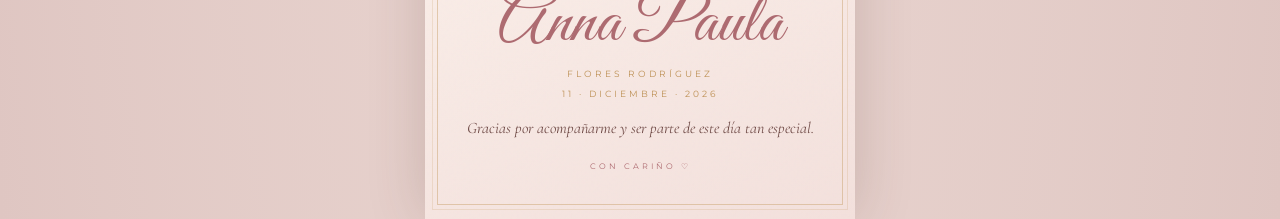
<file: xv-ana-paula-2-pases.html>
<!doctype html>
<html lang="es">

<head>
    <meta charset="utf-8">
    <meta name="viewport" content="width=device-width,initial-scale=1">
    <meta name="theme-color" content="#f8e9e8">
    <meta name="description"
        content="Invitación a los XV años de Anna Paula Flores Rodríguez · 11 de diciembre de 2026.">
    <title>Anna Paula · Mis XV años</title>
    <link rel="preconnect" href="https://fonts.googleapis.com">
    <link rel="preconnect" href="https://fonts.gstatic.com" crossorigin>
    <link
        href="https://fonts.googleapis.com/css2?family=Cormorant+Garamond:wght@400;500;600;700&family=Great+Vibes&family=Montserrat:wght@300;400;500;600&display=swap"
        rel="stylesheet">
    <link rel="stylesheet" href="styles.css">
</head>

<body>
    <div class="invitation-shell">
        <div class="paper-grain"></div>

        <main>
            <section class="hero" id="inicio">
                <picture class="hero-photo"><img src="assets/polie-hero-mobile.jpeg"
                        alt="Anna Paula con vestido rosa en la escalera decorada de sus XV años"></picture>
                <div class="hero-inner">
                    <p class="eyebrow reveal">CON LA BENDICIÓN DE DIOS, MI FAMILIA Y YO TE INVITAMOS A CELEBRAR</p>
                    <p class="hero-pre">MIS XV</p>
                    <h1 class="script hero-name">Anna Paula</h1>
                    <p class="hero-phrase">Una noche para celebrar y recordar siempre.</p><a class="scroll"
                        href="#invitacion">DESCUBRE CADA DETALLE <b>↓</b></a>
                </div>
            </section>
            <!-- Transición editable: cambia las imágenes de papel o flores directamente aquí. -->
            <div class="section-join" aria-hidden="true">
                <img class="section-join__paper" src="assets/papel-rasgado-1.png" alt="">
                <img class="section-join__flowers" src="assets/flores-separador.png" alt="">
            </div>
            <section class="invitation section photo-end-section" id="invitacion">
                <img class="decoration-cutout decoration-cutout--rosa" src="assets/cutouts/rosa.png" alt="" aria-hidden="true">
                <p class="eyebrow">UNA FECHA MUY ESPECIAL</p>
                <h2 class="script">Mis XV años</h2>
                <p class="full-name">Anna Paula Flores Rodríguez</p>
                <p class="body-copy">Con la bendición de Dios, agradezco estos quince años llenos de vida, sueños y
                    alegría. Mis papás y yo queremos invitarte a celebrar conmigo esta fecha tan especial.</p>
                <p class="body-copy">Como dice BTS en «Mikrokosmos»: «Brillas más que nadie». Tu compañía hará aún
                    más luminosa esta noche.</p>
                <div class="family-list">
                    <div class="family-group"><span>Mis papás</span><strong>Juan Carlos Flores Reyna<br>Abigail
                            Rodríguez Barrientos</strong></div>
                    <div class="family-group"><span>Mis padrinos</span><strong>María de los Ángeles Barrientos<br>Marcos
                            Rodríguez<br>Adriana Castelo<br>Elizabeth Barrientos</strong></div>
                </div>
                <figure class="photo-insert photo-insert--osito"><img src="assets/anna-paula-osito.jpeg"
                        alt="Anna Paula con su osito, luciendo su vestido rosa" loading="lazy"></figure>
            </section>
            <div class="section-join section-join--reverse--bottomosito" aria-hidden="true">
                <img class="section-join__paper" src="assets/papel-rasgado-2.png" alt="">
                <img class="section-join__flowers" src="assets/flores-separador.png" alt="">
            </div>
            <section>
                <div class="countdown-card">
                    <p class="eyebrow">EL GRAN DÍA SE ACERCA</p>
                    <h3 class="script">Falta muy poco para mis XV</h3>
                    <div class="countdown">
                        <div><strong id="days">--</strong><small>DÍAS</small></div><span>:</span>
                        <div><strong id="hours">--</strong><small>HORAS</small></div><span>:</span>
                        <div><strong id="minutes">--</strong><small>MIN</small></div><span>:</span>
                        <div><strong id="seconds">--</strong><small>SEG</small></div>
                    </div><span class="countdown-heart" aria-hidden="true">♡</span>
                </div>
                <figure class="photo-insert photo-insert--celebracion"><img src="assets/anna-paula-celebracion.jpeg"
                        alt="Anna Paula con su pastel de XV años" loading="lazy"></figure>
            </section>
            
            <div class="section-join" aria-hidden="true">
                <img class="section-join__paper" src="assets/papel-rasgado-3.png" alt="">
                <img class="section-join__flowers" src="assets/flores-separador.png" alt="">
            </div>
            <section class="venue section photo-end-section" id="lugar">
                <p class="eyebrow">CELEBRAREMOS EN DOS LUGARES</p>
                <h2 class="script">Ceremonia y recepción</h2>
                <div class="venue-card">
                    <p class="venue-type">CEREMONIA RELIGIOSA</p>
                    <img class="venue-photo" src="assets/parroquia-santisima-trinidad.webp"
                        alt="Interior de la Parroquia de la Santísima Trinidad" loading="lazy">
                    <h3>Parroquia de la Santísima Trinidad</h3>
                    <p class="venue-details"><time>5:30 p. m.</time><span>Avenida Independencia 168<br>Col. Valles de Huinalá, Apodaca, Nuevo León</span></p>
                    <a class="outline-btn"
                        href="https://www.google.com/maps/dir/?api=1&amp;destination=Av+Independencia+168%2C+Valle+de+Huinal%C3%A1+I%2C+66634+Apodaca%2C+N.L."
                        target="_blank" rel="noopener noreferrer">CÓMO LLEGAR</a>
                </div>
                <div class="venue-card">
                    <p class="venue-type">RECEPCIÓN</p>
                    <img class="venue-photo" src="assets/salon-el-milagro.webp"
                        alt="Salón El Milagro decorado para una celebración" loading="lazy">
                    <h3>El Milagro Eventos</h3>
                    <p class="venue-details"><time>Acceso desde las 7:30 p. m.</time><span>Julián Treviño Elizondo 525<br>Col. El Milagro, Apodaca, Nuevo León</span></p>
                    <a class="outline-btn"
                        href="https://www.google.com/maps/dir/?api=1&amp;destination=Blvd+Juli%C3%A1n+Trevi%C3%B1o+Elizondo+525%2C+El+Milagro%2C+66634+Apodaca%2C+N.L."
                        target="_blank" rel="noopener noreferrer">CÓMO LLEGAR</a>
                </div>
                <p class="note">Nos encantará recibirte y compartir contigo cada momento.</p>
                <figure class="photo-insert photo-insert--pastel"><img src="assets/anna-paula-pastel.jpeg"
                        alt="Anna Paula con su pastel de XV años" loading="lazy"></figure>
            </section>
            <div class="section-join section-join--reverse--section-cake" aria-hidden="true">
                <img class="section-join__paper" src="assets/papel-rasgado-1.png" alt="">
                <img class="section-join__flowers" src="assets/flores-separador.png" alt="">
            </div>
            <section class="schedule section" id="itinerario">
                <img class="decoration-cutout decoration-cutout--llave-lazo" src="assets/cutouts/llave-lazo.png" alt="" aria-hidden="true">
                <p class="eyebrow">HORARIOS DEL EVENTO</p>
                <h2 class="script">Itinerario de la celebración</h2>
                <div class="timeline">
                    <article><time>5:30 p. m.</time><span class="timeline-dot"><img class="timeline-icon" src="assets/icons/iglesia.png" alt=""></span>
                        <div>
                            <h3>Ceremonia religiosa</h3>
                            <p>Parroquia de la Santísima Trinidad</p>
                        </div>
                    </article>
                    <article><time>7:30 p. m.</time><span class="timeline-dot"><img class="timeline-icon" src="assets/icons/alfombra-roja.png" alt=""></span>
                        <div>
                            <h3>Acceso al salón</h3>
                            <p>Te recibimos para comenzar la celebración.</p>
                        </div>
                    </article>
                    <article><time>8:00 p. m.</time><span class="timeline-dot"><img class="timeline-icon" src="assets/icons/escena.png" alt=""></span>
                        <div>
                            <h3>Inicio del evento</h3>
                            <p>Compartimos juntos esta noche especial.</p>
                        </div>
                    </article>
                    <article><time>8:20 p. m.</time><span class="timeline-dot"><img class="timeline-icon" src="assets/icons/corona.png" alt=""></span>
                        <div>
                            <h3>Presentación de Anna Paula</h3>
                            <p>Anna Paula hace su entrada para celebrar sus XV.</p>
                        </div>
                    </article>
                </div>
            </section>
            <div class="section-join" aria-hidden="true">
                <img class="section-join__paper" src="assets/papel-rasgado-2.png" alt="">
                <img class="section-join__flowers" src="assets/flores-separador.png" alt="">
            </div>
            <section class="dress section" id="vestimenta">
                <img class="decoration-cutout decoration-cutout--perfume-rosa" src="assets/cutouts/perfume-rosa.png" alt="" aria-hidden="true">
                <p class="eyebrow">CELEBREMOS CON ELEGANCIA</p>
                <h2 class="script">Código de vestimenta</h2>
                <div class="dress-art" aria-label="Vestido y traje de etiqueta">
                    <img class="dress-art--formal" src="assets/formal.png" alt="">
                </div>
                <h3>Formal y de etiqueta</h3>
                <p>Te esperamos con atuendo formal para compartir esta ocasión especial.</p>
                <div class="wine-note">
                    <span class="pink1"></span><br>
                    <span class="pink2"></span><br>
                    <span class="pink3"></span><br>
                    <p>Por favor, deja el color <b>rosa</b> para Anna Paula.</p>
                </div>
            </section>
            <div class="section-join section-join--reverse" aria-hidden="true">
                <img class="section-join__paper" src="assets/papel-rasgado-3.png" alt="">
                <img class="section-join__flowers" src="assets/flores-separador.png" alt="">
            </div>
            <section class="gallery section photo-end-section" id="galeria">
                <img class="decoration-cutout decoration-cutout--rosa" src="assets/cutouts/rosa.png" alt="" aria-hidden="true">
                <p class="eyebrow">CADA ETAPA GUARDA ALGO ESPECIAL</p>
                <h2 class="script">Un viaje por mis recuerdos</h2>
                <div class="memory-collage" aria-label="Collage de fotografías de infancia de Anna Paula">
                    <figure class="memory-print memory-print--baby"><img src="assets/infancia/infancia-bebe.jpeg" alt="Anna Paula de bebé, vestida de rosa" loading="eager"></figure>
                    <figure class="memory-print memory-print--pink"><img src="assets/infancia/infancia-vestido-rosa.jpeg" alt="Anna Paula de niña con vestido rosa" loading="eager"></figure>
                    <figure class="memory-print memory-print--school"><img src="assets/infancia/infancia-escolar.jpeg" alt="Anna Paula durante su infancia" loading="eager"></figure>
                    <figure class="memory-print memory-print--portrait"><img src="assets/infancia/infancia-retrato.jpeg" alt="Anna Paula en una celebración familiar" loading="eager"></figure>
                    <figure class="memory-print memory-print--main"><img src="assets/infancia/infancia-vestido-fiesta.jpeg" alt="Anna Paula de niña con vestido de fiesta" loading="eager"></figure>
                    <img class="decoration-cutout memory-sticker memory-sticker--bow" src="assets/cutouts/lazo-rosa.png" alt="" aria-hidden="true">
                    <img class="decoration-cutout memory-sticker memory-sticker--bouquet" src="assets/cutouts/ramo-rosas.png" alt="" aria-hidden="true">
                </div>
                <figure class="photo-insert photo-insert--mascota photo-insert--near-gifts"><img src="assets/anna-paula-mascota.jpeg"
                        alt="Anna Paula con su perrito" loading="lazy"></figure>
            </section>
            <div class="section-join" aria-hidden="true">
                <img class="section-join__paper" src="assets/papel-rasgado-1.png" alt="">
                <img class="section-join__flowers" src="assets/flores-separador.png" alt="">
            </div>
            <section class="gifts section" id="regalos">
                <img class="decoration-cutout decoration-cutout--angelito" src="assets/cutouts/angelito.png" alt="" aria-hidden="true">
                <p class="eyebrow">EL MEJOR REGALO ES CELEBRAR CONTIGO</p>
                <h2 class="script">Lluvia de sobres</h2>
                <img class="gift-envelope" src="assets/cutouts/sobre-sello.png" alt="Sobre con sello rosa, una opción para la lluvia de sobres" loading="lazy">
                <p>Tu compañía es el regalo que más ilusión me hace. Si deseas obsequiarme algo, agradeceré mucho tu
                    cariño en una lluvia de sobres.</p>
            </section>
            <div class="section-join section-join--reverse --two" aria-hidden="true">
                <img class="section-join__paper" src="assets/papel-rasgado-2.png" alt="">
                <img class="section-join__flowers" src="assets/flores-separador.png" alt="">
            </div>
            <section class="rsvp section" id="confirmar">
                <p class="eyebrow">CELEBRAR CONTIGO SERÁ MUY ESPECIAL</p>
                <h2 class="script">¿Me acompañas?</h2>
                <!-- Cambia “1 pase” aquí en cada copia de la invitación. -->
                <p class="assigned-passes">Esta invitación es para <strong>2 Personas</strong>.</p>
                <p class="rsvp-deadline">Por favor, confirma lo antes posible.</p>
                <a class="solid-btn" href="https://forms.gle/k6Bmfe3gB1E3ni5n8"
                    target="_blank" rel="noopener noreferrer">CONFIRMAR ASISTENCIA</a>
            </section>
            <div class="section-join" aria-hidden="true">
                <img class="section-join__paper" src="assets/papel-rasgado-3.png" alt="">
                <img class="section-join__flowers" src="assets/flores-separador.png" alt="">
            </div>
        </main>
        <footer>
            <div class="portrait-mirror" aria-label="Anna Paula enmarcada en un espejo dorado"><img
                    class="portrait-mirror-photo" src="assets/anna-paula-floral.jpeg"
                    alt="Anna Paula con su vestido y ramo de rosas"><img class="portrait-mirror-frame"
                    src="assets/cutouts/espejo-dorado.png" alt="" aria-hidden="true"></div>
            <p class="script">Anna Paula</p><span>FLORES RODRÍGUEZ <br> 11 · DICIEMBRE · 2026</span>
            <p>Gracias por acompañarme y ser parte de este día tan especial.</p><small>CON CARIÑO ♡</small>
        </footer>
    </div>
    <audio id="background-song" src="assets/please.mp3" preload="none" loop></audio>
    <button id="music-toggle" class="music-toggle" type="button" aria-label="Reproducir canción"
        aria-pressed="false"><svg class="music-toggle__play" viewBox="0 0 24 24" aria-hidden="true">
            <path d="M8 5v14l11-7z" />
        </svg><svg class="music-toggle__pause" viewBox="0 0 24 24" aria-hidden="true">
            <path d="M7 5h4v14H7zm7 0h4v14h-4z" />
        </svg></button>
    <script src="script.js" defer></script>
</body>

</html>
</file>
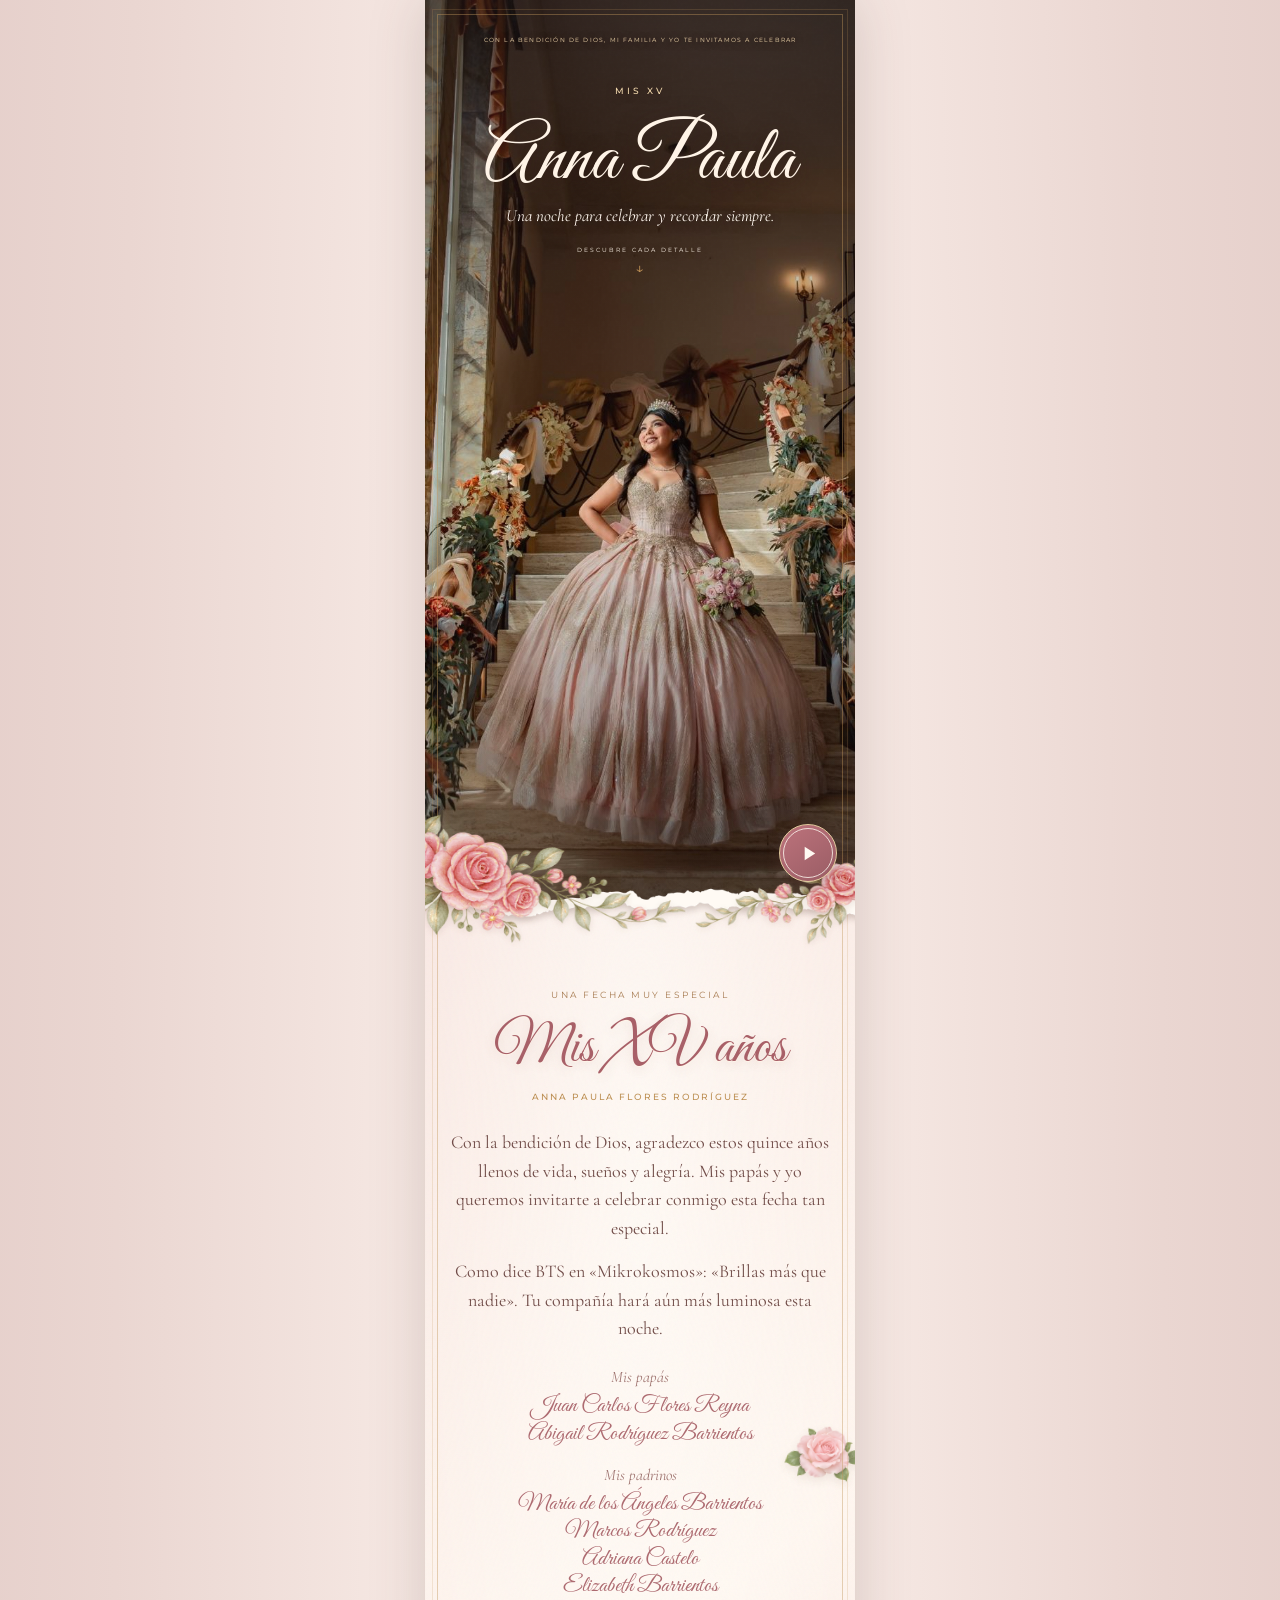
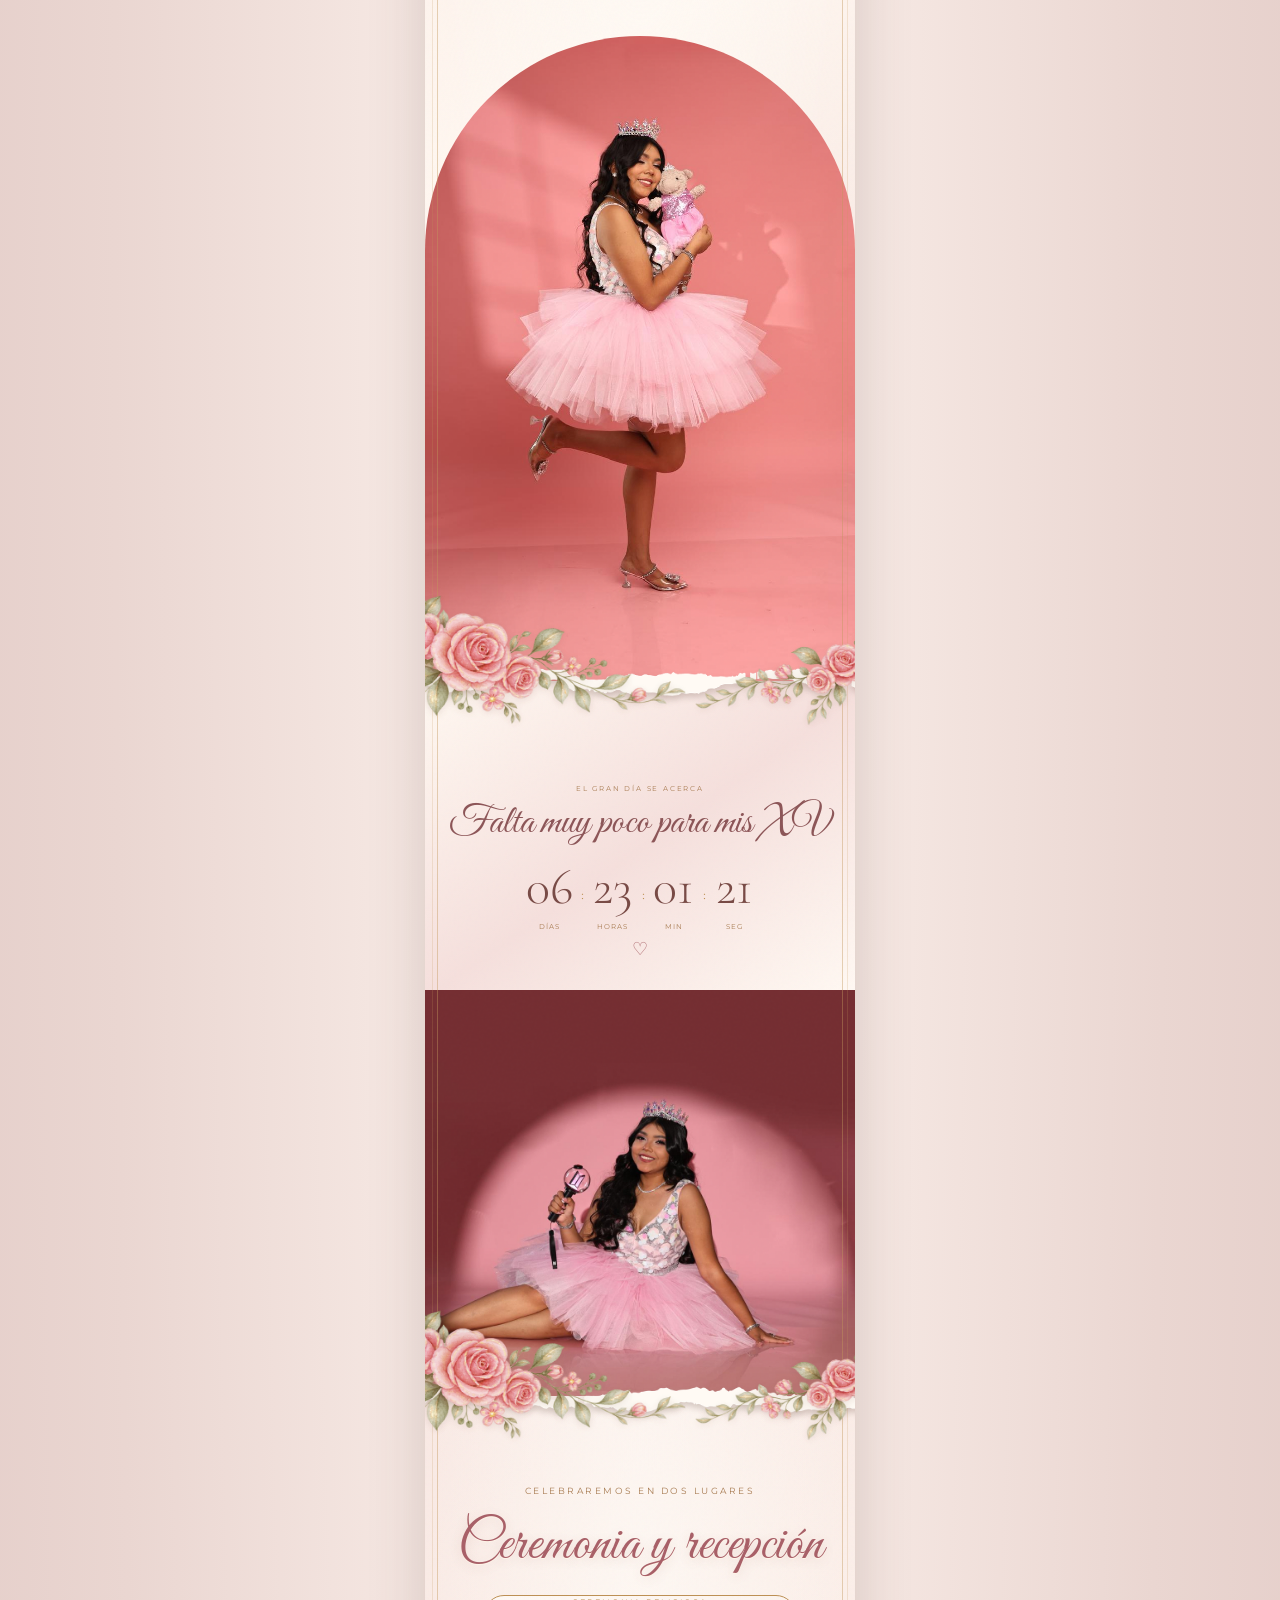
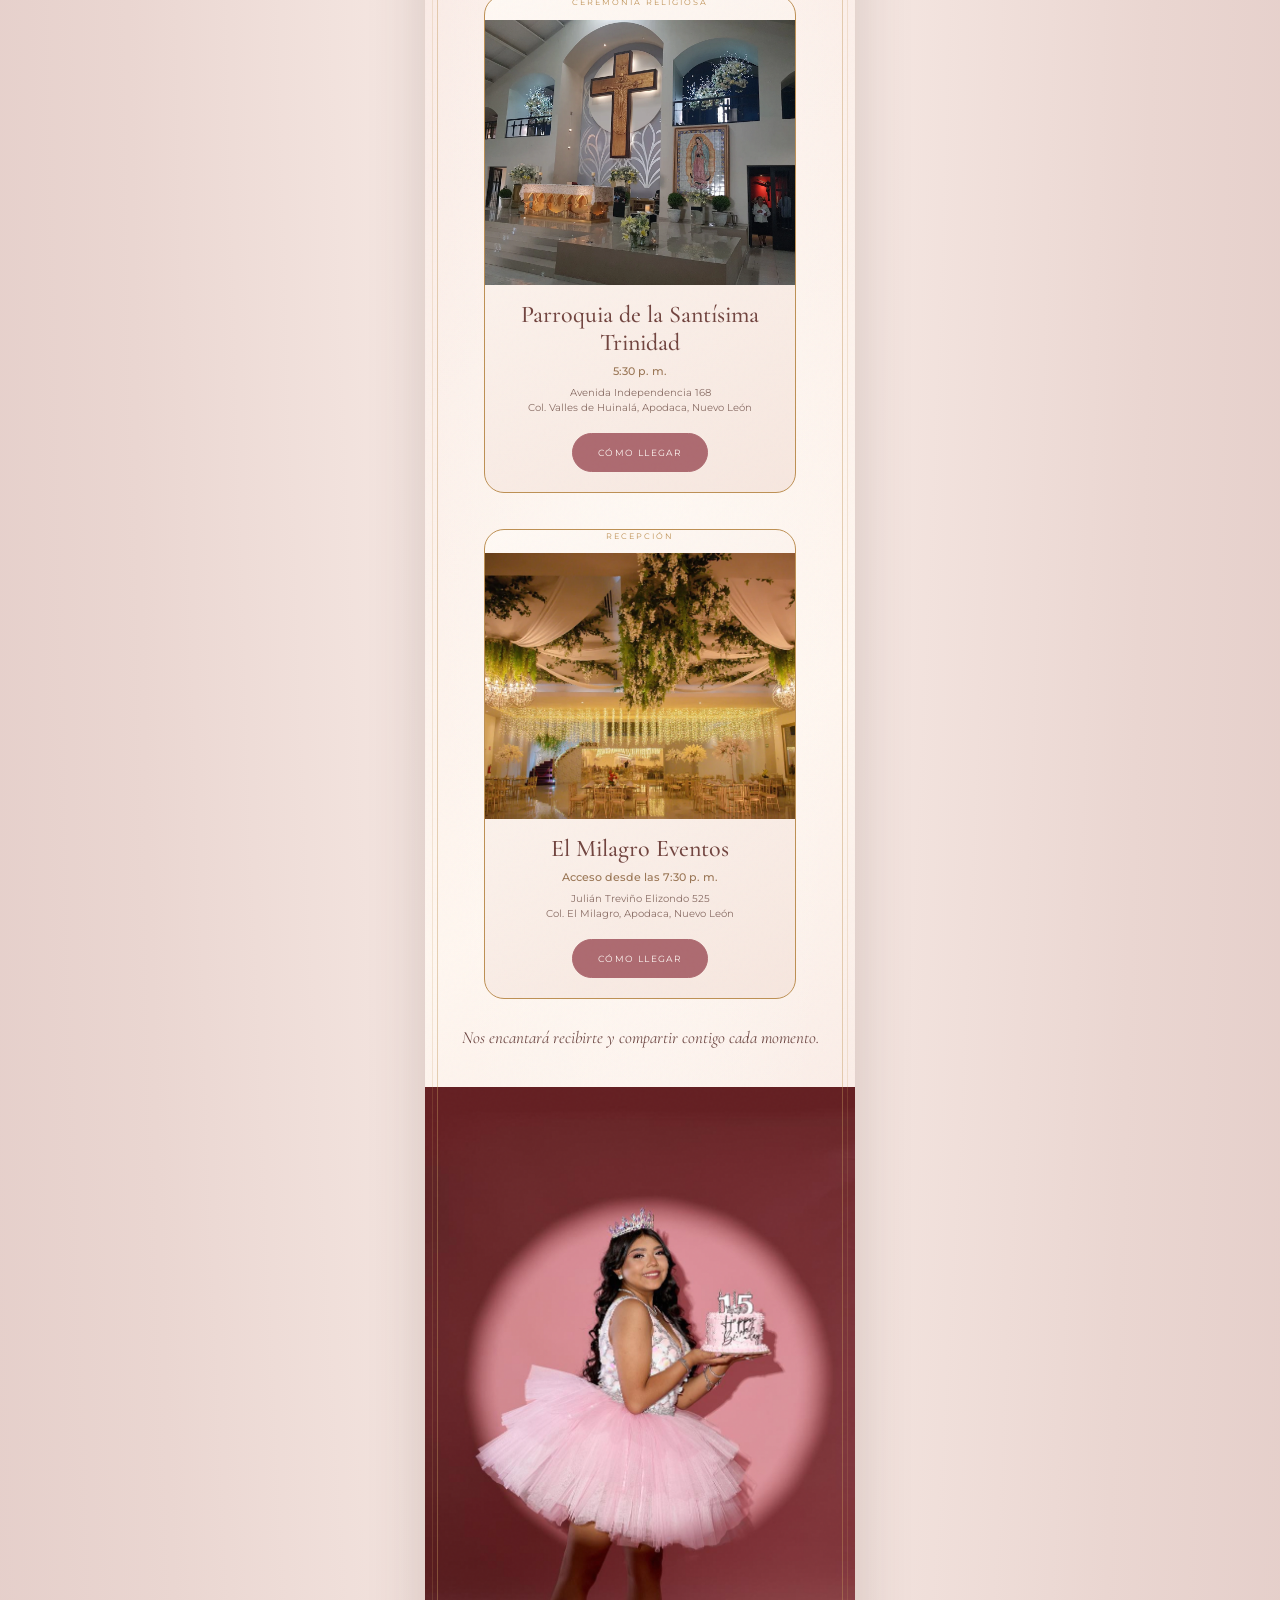
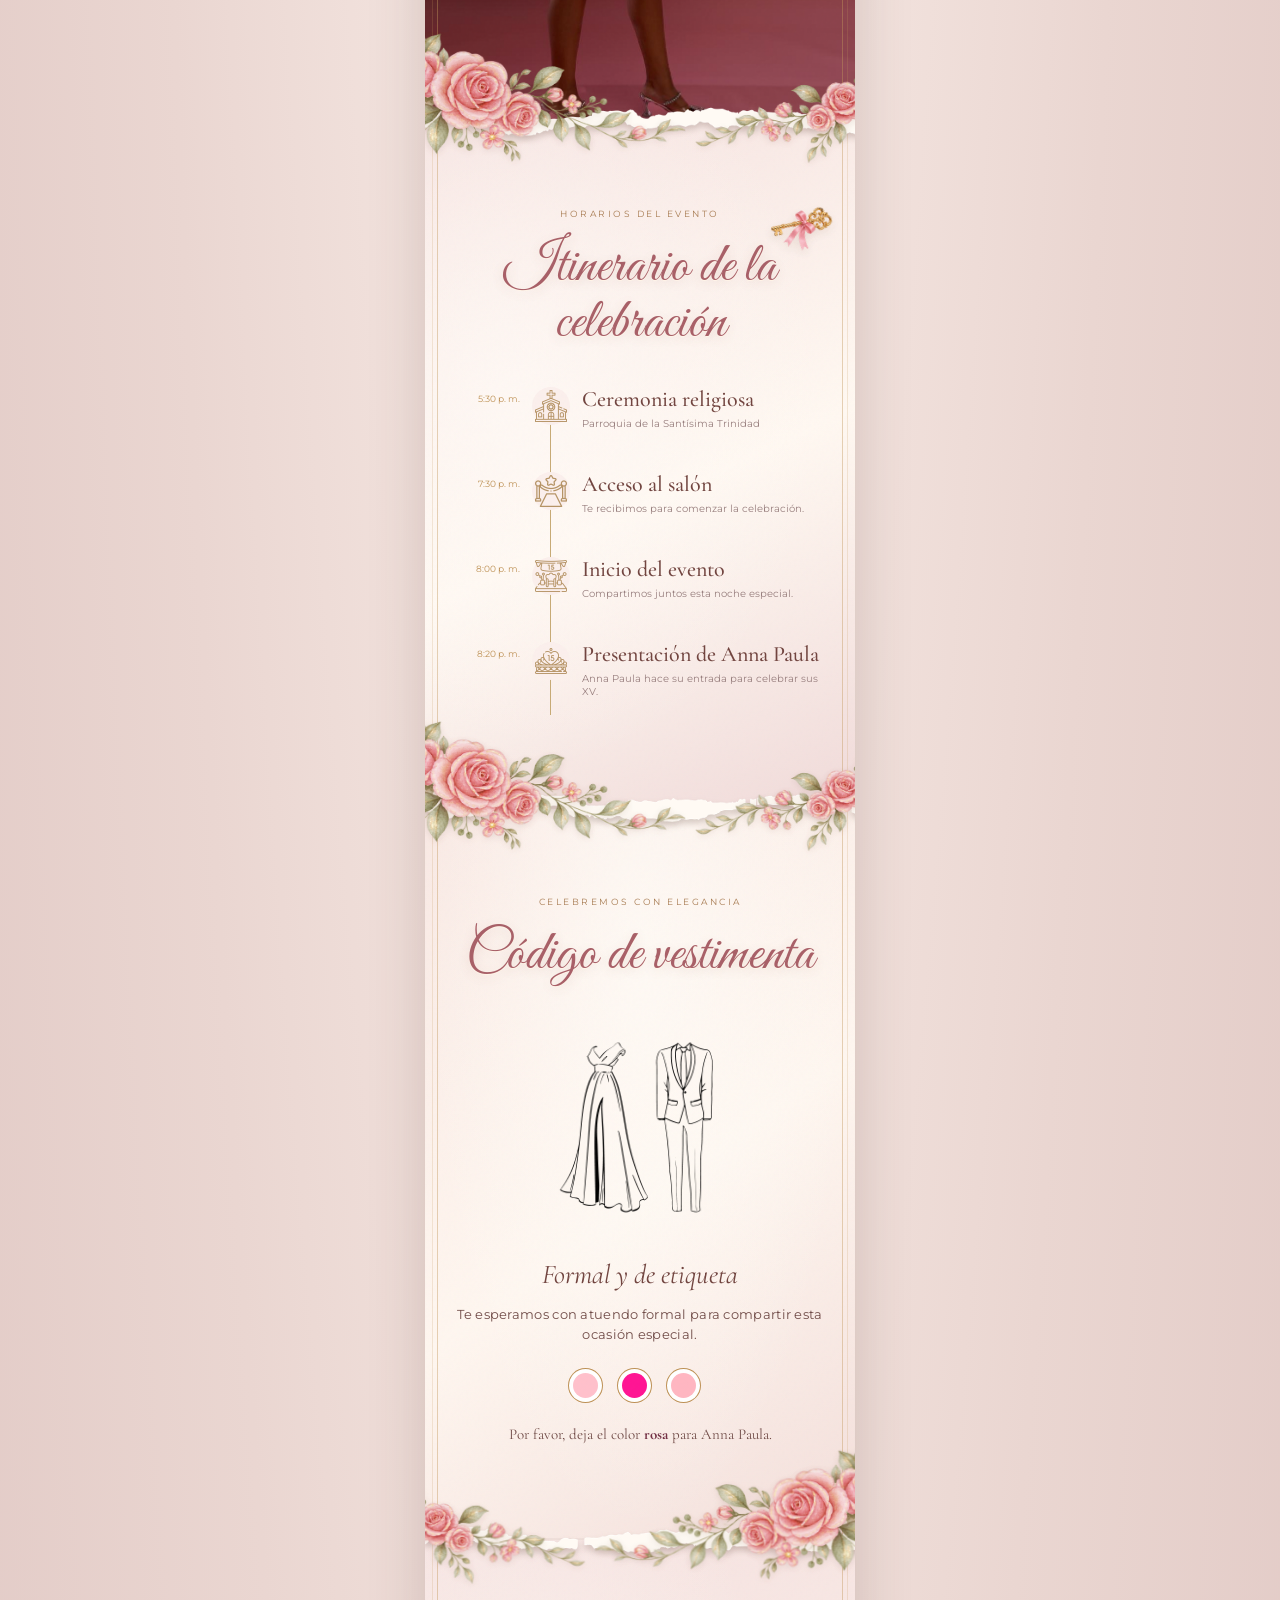
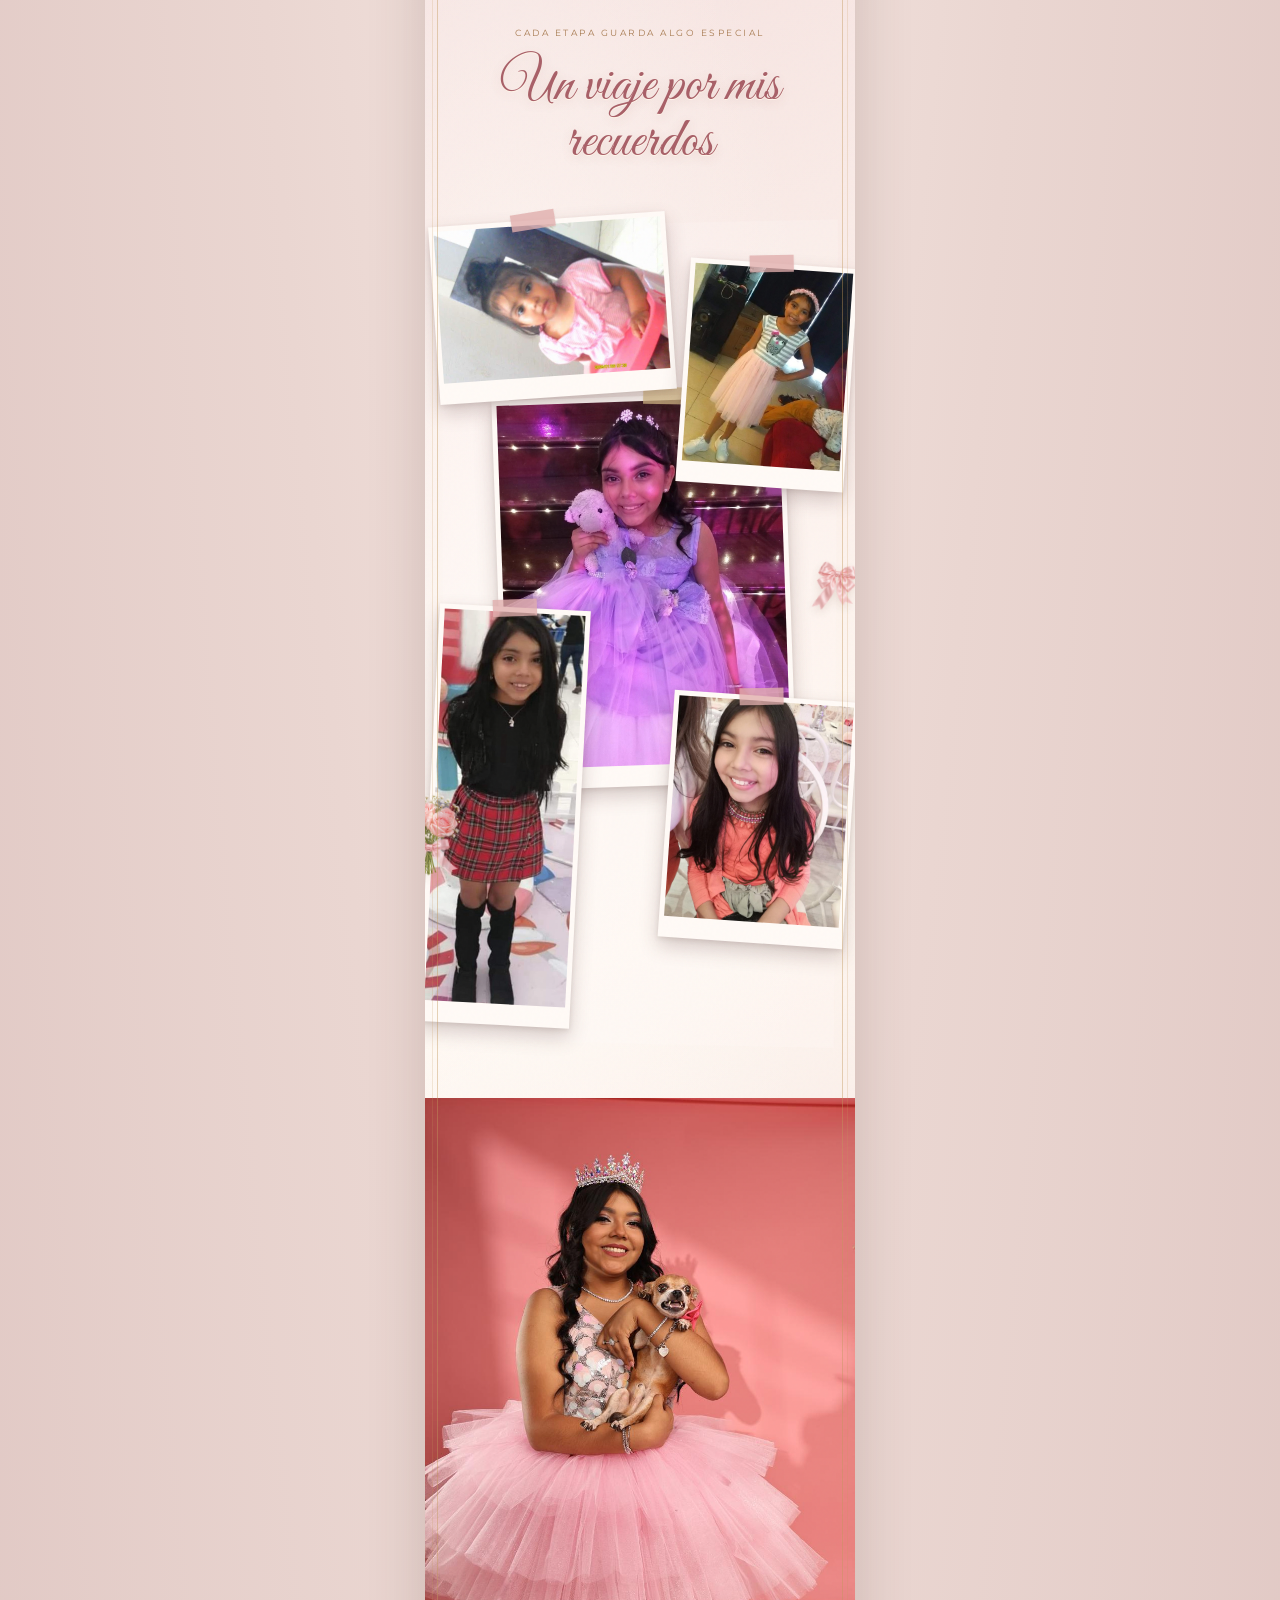
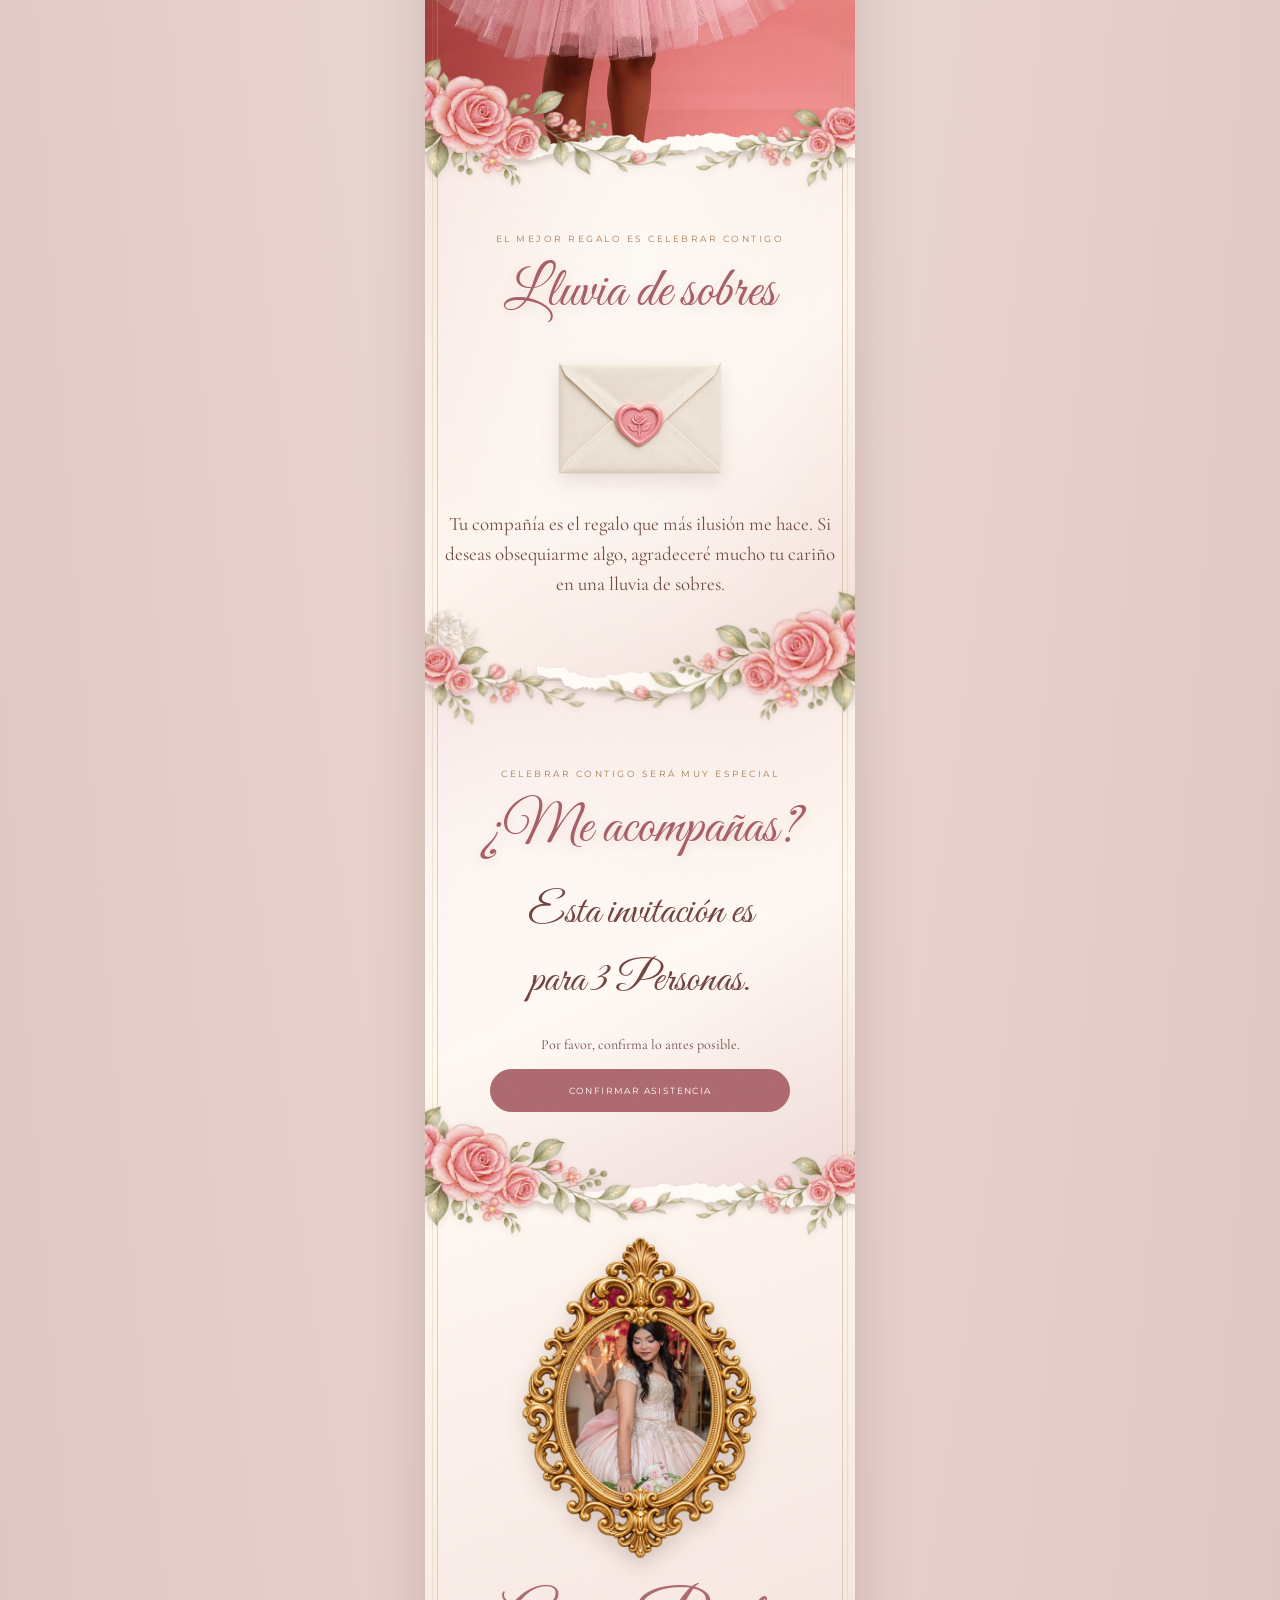
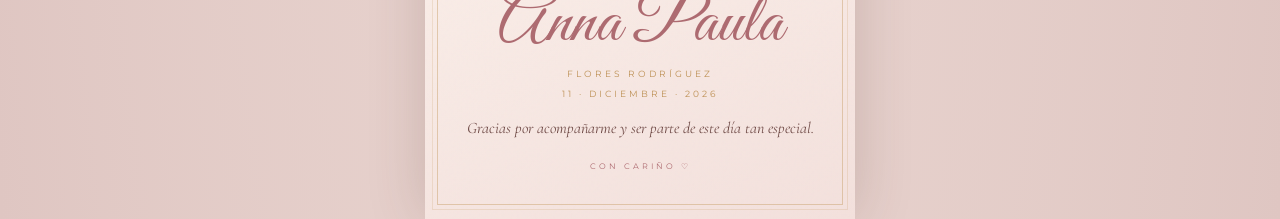
<file: xv-ana-paula-3-pases.html>
<!doctype html>
<html lang="es">

<head>
    <meta charset="utf-8">
    <meta name="viewport" content="width=device-width,initial-scale=1">
    <meta name="theme-color" content="#f8e9e8">
    <meta name="description"
        content="Invitación a los XV años de Anna Paula Flores Rodríguez · 11 de diciembre de 2026.">
    <title>Anna Paula · Mis XV años</title>
    <link rel="preconnect" href="https://fonts.googleapis.com">
    <link rel="preconnect" href="https://fonts.gstatic.com" crossorigin>
    <link
        href="https://fonts.googleapis.com/css2?family=Cormorant+Garamond:wght@400;500;600;700&family=Great+Vibes&family=Montserrat:wght@300;400;500;600&display=swap"
        rel="stylesheet">
    <link rel="stylesheet" href="styles.css">
</head>

<body>
    <div class="invitation-shell">
        <div class="paper-grain"></div>

        <main>
            <section class="hero" id="inicio">
                <picture class="hero-photo"><img src="assets/polie-hero-mobile.jpeg"
                        alt="Anna Paula con vestido rosa en la escalera decorada de sus XV años"></picture>
                <div class="hero-inner">
                    <p class="eyebrow reveal">CON LA BENDICIÓN DE DIOS, MI FAMILIA Y YO TE INVITAMOS A CELEBRAR</p>
                    <p class="hero-pre">MIS XV</p>
                    <h1 class="script hero-name">Anna Paula</h1>
                    <p class="hero-phrase">Una noche para celebrar y recordar siempre.</p><a class="scroll"
                        href="#invitacion">DESCUBRE CADA DETALLE <b>↓</b></a>
                </div>
            </section>
            <!-- Transición editable: cambia las imágenes de papel o flores directamente aquí. -->
            <div class="section-join" aria-hidden="true">
                <img class="section-join__paper" src="assets/papel-rasgado-1.png" alt="">
                <img class="section-join__flowers" src="assets/flores-separador.png" alt="">
            </div>
            <section class="invitation section photo-end-section" id="invitacion">
                <img class="decoration-cutout decoration-cutout--rosa" src="assets/cutouts/rosa.png" alt="" aria-hidden="true">
                <p class="eyebrow">UNA FECHA MUY ESPECIAL</p>
                <h2 class="script">Mis XV años</h2>
                <p class="full-name">Anna Paula Flores Rodríguez</p>
                <p class="body-copy">Con la bendición de Dios, agradezco estos quince años llenos de vida, sueños y
                    alegría. Mis papás y yo queremos invitarte a celebrar conmigo esta fecha tan especial.</p>
                <p class="body-copy">Como dice BTS en «Mikrokosmos»: «Brillas más que nadie». Tu compañía hará aún
                    más luminosa esta noche.</p>
                <div class="family-list">
                    <div class="family-group"><span>Mis papás</span><strong>Juan Carlos Flores Reyna<br>Abigail
                            Rodríguez Barrientos</strong></div>
                    <div class="family-group"><span>Mis padrinos</span><strong>María de los Ángeles Barrientos<br>Marcos
                            Rodríguez<br>Adriana Castelo<br>Elizabeth Barrientos</strong></div>
                </div>
                <figure class="photo-insert photo-insert--osito"><img src="assets/anna-paula-osito.jpeg"
                        alt="Anna Paula con su osito, luciendo su vestido rosa" loading="lazy"></figure>
            </section>
            <div class="section-join section-join--reverse--bottomosito" aria-hidden="true">
                <img class="section-join__paper" src="assets/papel-rasgado-2.png" alt="">
                <img class="section-join__flowers" src="assets/flores-separador.png" alt="">
            </div>
            <section>
                <div class="countdown-card">
                    <p class="eyebrow">EL GRAN DÍA SE ACERCA</p>
                    <h3 class="script">Falta muy poco para mis XV</h3>
                    <div class="countdown">
                        <div><strong id="days">--</strong><small>DÍAS</small></div><span>:</span>
                        <div><strong id="hours">--</strong><small>HORAS</small></div><span>:</span>
                        <div><strong id="minutes">--</strong><small>MIN</small></div><span>:</span>
                        <div><strong id="seconds">--</strong><small>SEG</small></div>
                    </div><span class="countdown-heart" aria-hidden="true">♡</span>
                </div>
                <figure class="photo-insert photo-insert--celebracion"><img src="assets/anna-paula-celebracion.jpeg"
                        alt="Anna Paula con su pastel de XV años" loading="lazy"></figure>
            </section>
            
            <div class="section-join" aria-hidden="true">
                <img class="section-join__paper" src="assets/papel-rasgado-3.png" alt="">
                <img class="section-join__flowers" src="assets/flores-separador.png" alt="">
            </div>
            <section class="venue section photo-end-section" id="lugar">
                <p class="eyebrow">CELEBRAREMOS EN DOS LUGARES</p>
                <h2 class="script">Ceremonia y recepción</h2>
                <div class="venue-card">
                    <p class="venue-type">CEREMONIA RELIGIOSA</p>
                    <img class="venue-photo" src="assets/parroquia-santisima-trinidad.webp"
                        alt="Interior de la Parroquia de la Santísima Trinidad" loading="lazy">
                    <h3>Parroquia de la Santísima Trinidad</h3>
                    <p class="venue-details"><time>5:30 p. m.</time><span>Avenida Independencia 168<br>Col. Valles de Huinalá, Apodaca, Nuevo León</span></p>
                    <a class="outline-btn"
                        href="https://www.google.com/maps/dir/?api=1&amp;destination=Av+Independencia+168%2C+Valle+de+Huinal%C3%A1+I%2C+66634+Apodaca%2C+N.L."
                        target="_blank" rel="noopener noreferrer">CÓMO LLEGAR</a>
                </div>
                <div class="venue-card">
                    <p class="venue-type">RECEPCIÓN</p>
                    <img class="venue-photo" src="assets/salon-el-milagro.webp"
                        alt="Salón El Milagro decorado para una celebración" loading="lazy">
                    <h3>El Milagro Eventos</h3>
                    <p class="venue-details"><time>Acceso desde las 7:30 p. m.</time><span>Julián Treviño Elizondo 525<br>Col. El Milagro, Apodaca, Nuevo León</span></p>
                    <a class="outline-btn"
                        href="https://www.google.com/maps/dir/?api=1&amp;destination=Blvd+Juli%C3%A1n+Trevi%C3%B1o+Elizondo+525%2C+El+Milagro%2C+66634+Apodaca%2C+N.L."
                        target="_blank" rel="noopener noreferrer">CÓMO LLEGAR</a>
                </div>
                <p class="note">Nos encantará recibirte y compartir contigo cada momento.</p>
                <figure class="photo-insert photo-insert--pastel"><img src="assets/anna-paula-pastel.jpeg"
                        alt="Anna Paula con su pastel de XV años" loading="lazy"></figure>
            </section>
            <div class="section-join section-join--reverse--section-cake" aria-hidden="true">
                <img class="section-join__paper" src="assets/papel-rasgado-1.png" alt="">
                <img class="section-join__flowers" src="assets/flores-separador.png" alt="">
            </div>
            <section class="schedule section" id="itinerario">
                <img class="decoration-cutout decoration-cutout--llave-lazo" src="assets/cutouts/llave-lazo.png" alt="" aria-hidden="true">
                <p class="eyebrow">HORARIOS DEL EVENTO</p>
                <h2 class="script">Itinerario de la celebración</h2>
                <div class="timeline">
                    <article><time>5:30 p. m.</time><span class="timeline-dot"><img class="timeline-icon" src="assets/icons/iglesia.png" alt=""></span>
                        <div>
                            <h3>Ceremonia religiosa</h3>
                            <p>Parroquia de la Santísima Trinidad</p>
                        </div>
                    </article>
                    <article><time>7:30 p. m.</time><span class="timeline-dot"><img class="timeline-icon" src="assets/icons/alfombra-roja.png" alt=""></span>
                        <div>
                            <h3>Acceso al salón</h3>
                            <p>Te recibimos para comenzar la celebración.</p>
                        </div>
                    </article>
                    <article><time>8:00 p. m.</time><span class="timeline-dot"><img class="timeline-icon" src="assets/icons/escena.png" alt=""></span>
                        <div>
                            <h3>Inicio del evento</h3>
                            <p>Compartimos juntos esta noche especial.</p>
                        </div>
                    </article>
                    <article><time>8:20 p. m.</time><span class="timeline-dot"><img class="timeline-icon" src="assets/icons/corona.png" alt=""></span>
                        <div>
                            <h3>Presentación de Anna Paula</h3>
                            <p>Anna Paula hace su entrada para celebrar sus XV.</p>
                        </div>
                    </article>
                </div>
            </section>
            <div class="section-join" aria-hidden="true">
                <img class="section-join__paper" src="assets/papel-rasgado-2.png" alt="">
                <img class="section-join__flowers" src="assets/flores-separador.png" alt="">
            </div>
            <section class="dress section" id="vestimenta">
                <img class="decoration-cutout decoration-cutout--perfume-rosa" src="assets/cutouts/perfume-rosa.png" alt="" aria-hidden="true">
                <p class="eyebrow">CELEBREMOS CON ELEGANCIA</p>
                <h2 class="script">Código de vestimenta</h2>
                <div class="dress-art" aria-label="Vestido y traje de etiqueta">
                    <img class="dress-art--formal" src="assets/formal.png" alt="">
                </div>
                <h3>Formal y de etiqueta</h3>
                <p>Te esperamos con atuendo formal para compartir esta ocasión especial.</p>
                <div class="wine-note">
                    <span class="pink1"></span><br>
                    <span class="pink2"></span><br>
                    <span class="pink3"></span><br>
                    <p>Por favor, deja el color <b>rosa</b> para Anna Paula.</p>
                </div>
            </section>
            <div class="section-join section-join--reverse" aria-hidden="true">
                <img class="section-join__paper" src="assets/papel-rasgado-3.png" alt="">
                <img class="section-join__flowers" src="assets/flores-separador.png" alt="">
            </div>
            <section class="gallery section photo-end-section" id="galeria">
                <img class="decoration-cutout decoration-cutout--rosa" src="assets/cutouts/rosa.png" alt="" aria-hidden="true">
                <p class="eyebrow">CADA ETAPA GUARDA ALGO ESPECIAL</p>
                <h2 class="script">Un viaje por mis recuerdos</h2>
                <div class="memory-collage" aria-label="Collage de fotografías de infancia de Anna Paula">
                    <figure class="memory-print memory-print--baby"><img src="assets/infancia/infancia-bebe.jpeg" alt="Anna Paula de bebé, vestida de rosa" loading="eager"></figure>
                    <figure class="memory-print memory-print--pink"><img src="assets/infancia/infancia-vestido-rosa.jpeg" alt="Anna Paula de niña con vestido rosa" loading="eager"></figure>
                    <figure class="memory-print memory-print--school"><img src="assets/infancia/infancia-escolar.jpeg" alt="Anna Paula durante su infancia" loading="eager"></figure>
                    <figure class="memory-print memory-print--portrait"><img src="assets/infancia/infancia-retrato.jpeg" alt="Anna Paula en una celebración familiar" loading="eager"></figure>
                    <figure class="memory-print memory-print--main"><img src="assets/infancia/infancia-vestido-fiesta.jpeg" alt="Anna Paula de niña con vestido de fiesta" loading="eager"></figure>
                    <img class="decoration-cutout memory-sticker memory-sticker--bow" src="assets/cutouts/lazo-rosa.png" alt="" aria-hidden="true">
                    <img class="decoration-cutout memory-sticker memory-sticker--bouquet" src="assets/cutouts/ramo-rosas.png" alt="" aria-hidden="true">
                </div>
                <figure class="photo-insert photo-insert--mascota photo-insert--near-gifts"><img src="assets/anna-paula-mascota.jpeg"
                        alt="Anna Paula con su perrito" loading="lazy"></figure>
            </section>
            <div class="section-join" aria-hidden="true">
                <img class="section-join__paper" src="assets/papel-rasgado-1.png" alt="">
                <img class="section-join__flowers" src="assets/flores-separador.png" alt="">
            </div>
            <section class="gifts section" id="regalos">
                <img class="decoration-cutout decoration-cutout--angelito" src="assets/cutouts/angelito.png" alt="" aria-hidden="true">
                <p class="eyebrow">EL MEJOR REGALO ES CELEBRAR CONTIGO</p>
                <h2 class="script">Lluvia de sobres</h2>
                <img class="gift-envelope" src="assets/cutouts/sobre-sello.png" alt="Sobre con sello rosa, una opción para la lluvia de sobres" loading="lazy">
                <p>Tu compañía es el regalo que más ilusión me hace. Si deseas obsequiarme algo, agradeceré mucho tu
                    cariño en una lluvia de sobres.</p>
            </section>
            <div class="section-join section-join--reverse --two" aria-hidden="true">
                <img class="section-join__paper" src="assets/papel-rasgado-2.png" alt="">
                <img class="section-join__flowers" src="assets/flores-separador.png" alt="">
            </div>
            <section class="rsvp section" id="confirmar">
                <p class="eyebrow">CELEBRAR CONTIGO SERÁ MUY ESPECIAL</p>
                <h2 class="script">¿Me acompañas?</h2>
                <!-- Cambia “1 pase” aquí en cada copia de la invitación. -->
                <p class="assigned-passes">Esta invitación es para <strong>3 Personas</strong>.</p>
                <p class="rsvp-deadline">Por favor, confirma lo antes posible.</p>
                <a class="solid-btn" href="https://forms.gle/UV2YkVzXKVLQMdgC9"
                    target="_blank" rel="noopener noreferrer">CONFIRMAR ASISTENCIA</a>
            </section>
            <div class="section-join" aria-hidden="true">
                <img class="section-join__paper" src="assets/papel-rasgado-3.png" alt="">
                <img class="section-join__flowers" src="assets/flores-separador.png" alt="">
            </div>
        </main>
        <footer>
            <div class="portrait-mirror" aria-label="Anna Paula enmarcada en un espejo dorado"><img
                    class="portrait-mirror-photo" src="assets/anna-paula-floral.jpeg"
                    alt="Anna Paula con su vestido y ramo de rosas"><img class="portrait-mirror-frame"
                    src="assets/cutouts/espejo-dorado.png" alt="" aria-hidden="true"></div>
            <p class="script">Anna Paula</p><span>FLORES RODRÍGUEZ <br> 11 · DICIEMBRE · 2026</span>
            <p>Gracias por acompañarme y ser parte de este día tan especial.</p><small>CON CARIÑO ♡</small>
        </footer>
    </div>
    <audio id="background-song" src="assets/please.mp3" preload="none" loop></audio>
    <button id="music-toggle" class="music-toggle" type="button" aria-label="Reproducir canción"
        aria-pressed="false"><svg class="music-toggle__play" viewBox="0 0 24 24" aria-hidden="true">
            <path d="M8 5v14l11-7z" />
        </svg><svg class="music-toggle__pause" viewBox="0 0 24 24" aria-hidden="true">
            <path d="M7 5h4v14H7zm7 0h4v14h-4z" />
        </svg></button>
    <script src="script.js" defer></script>
</body>

</html>
</file>
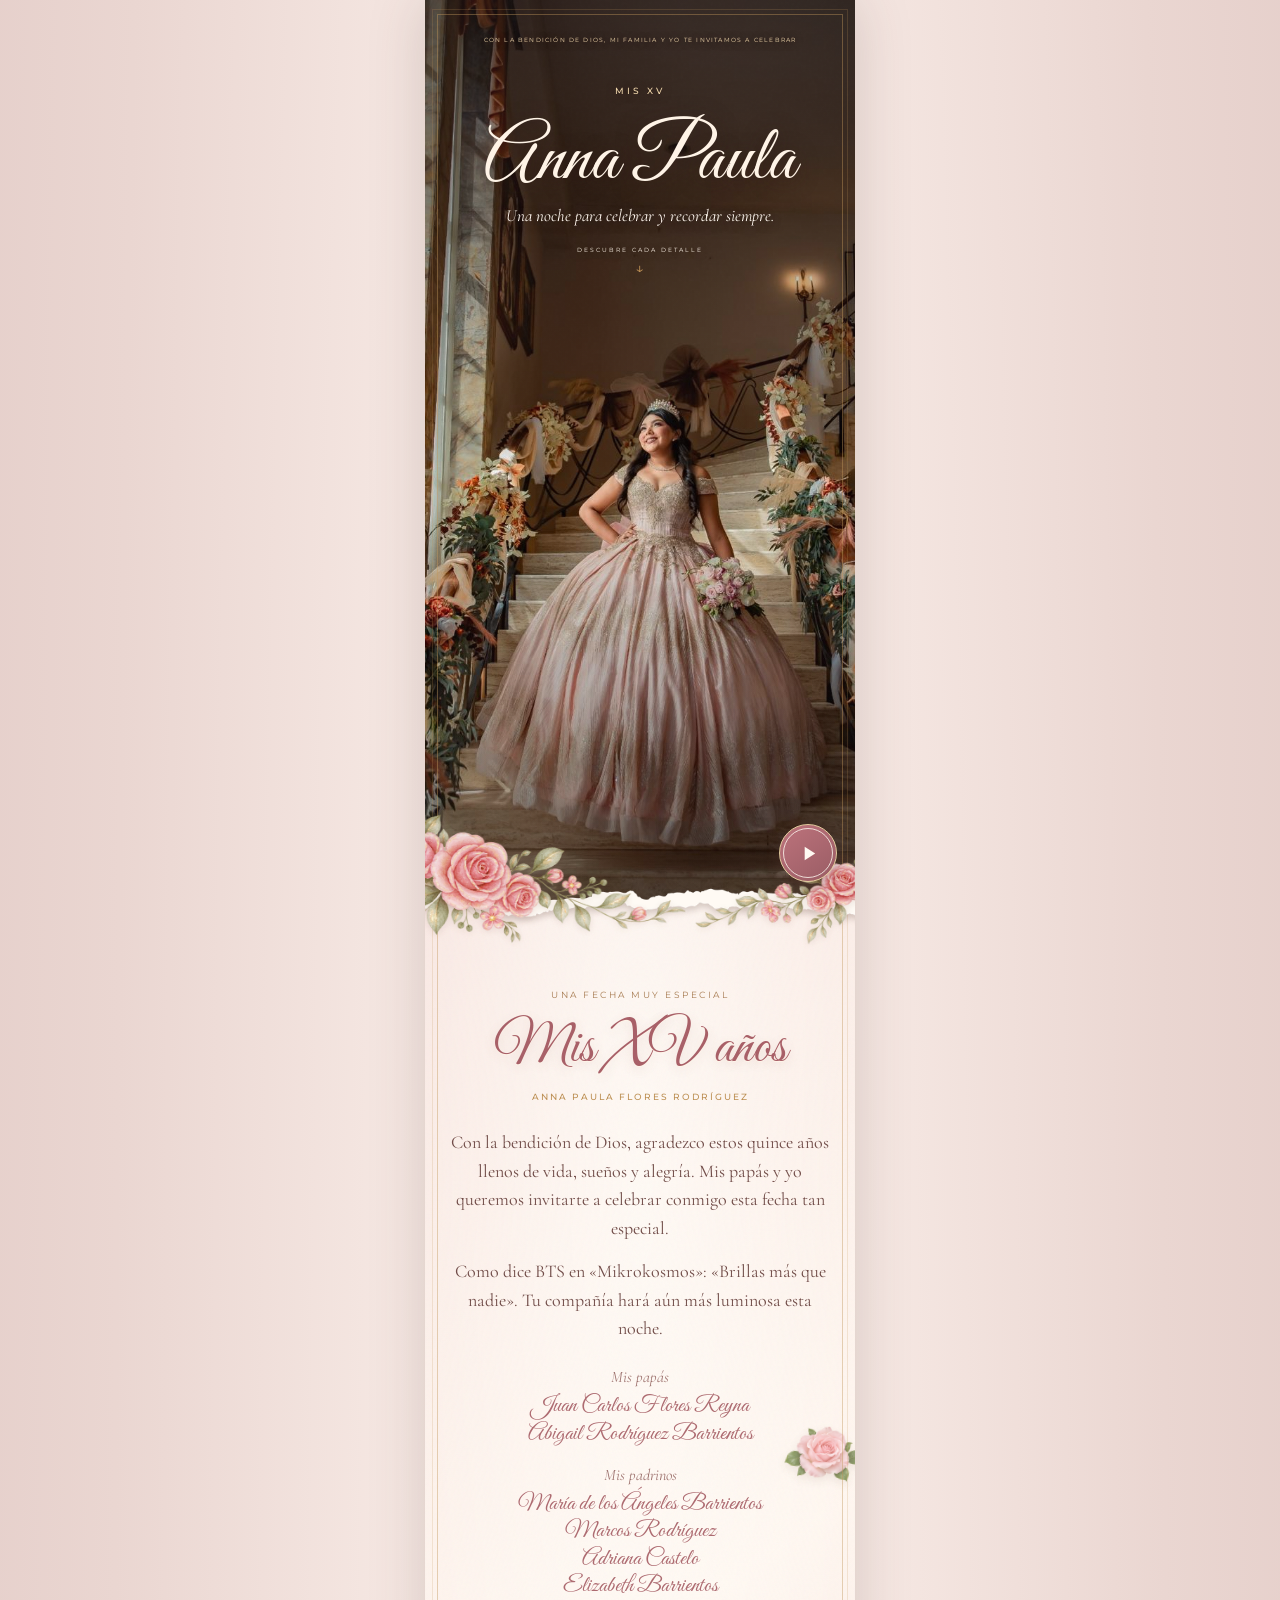
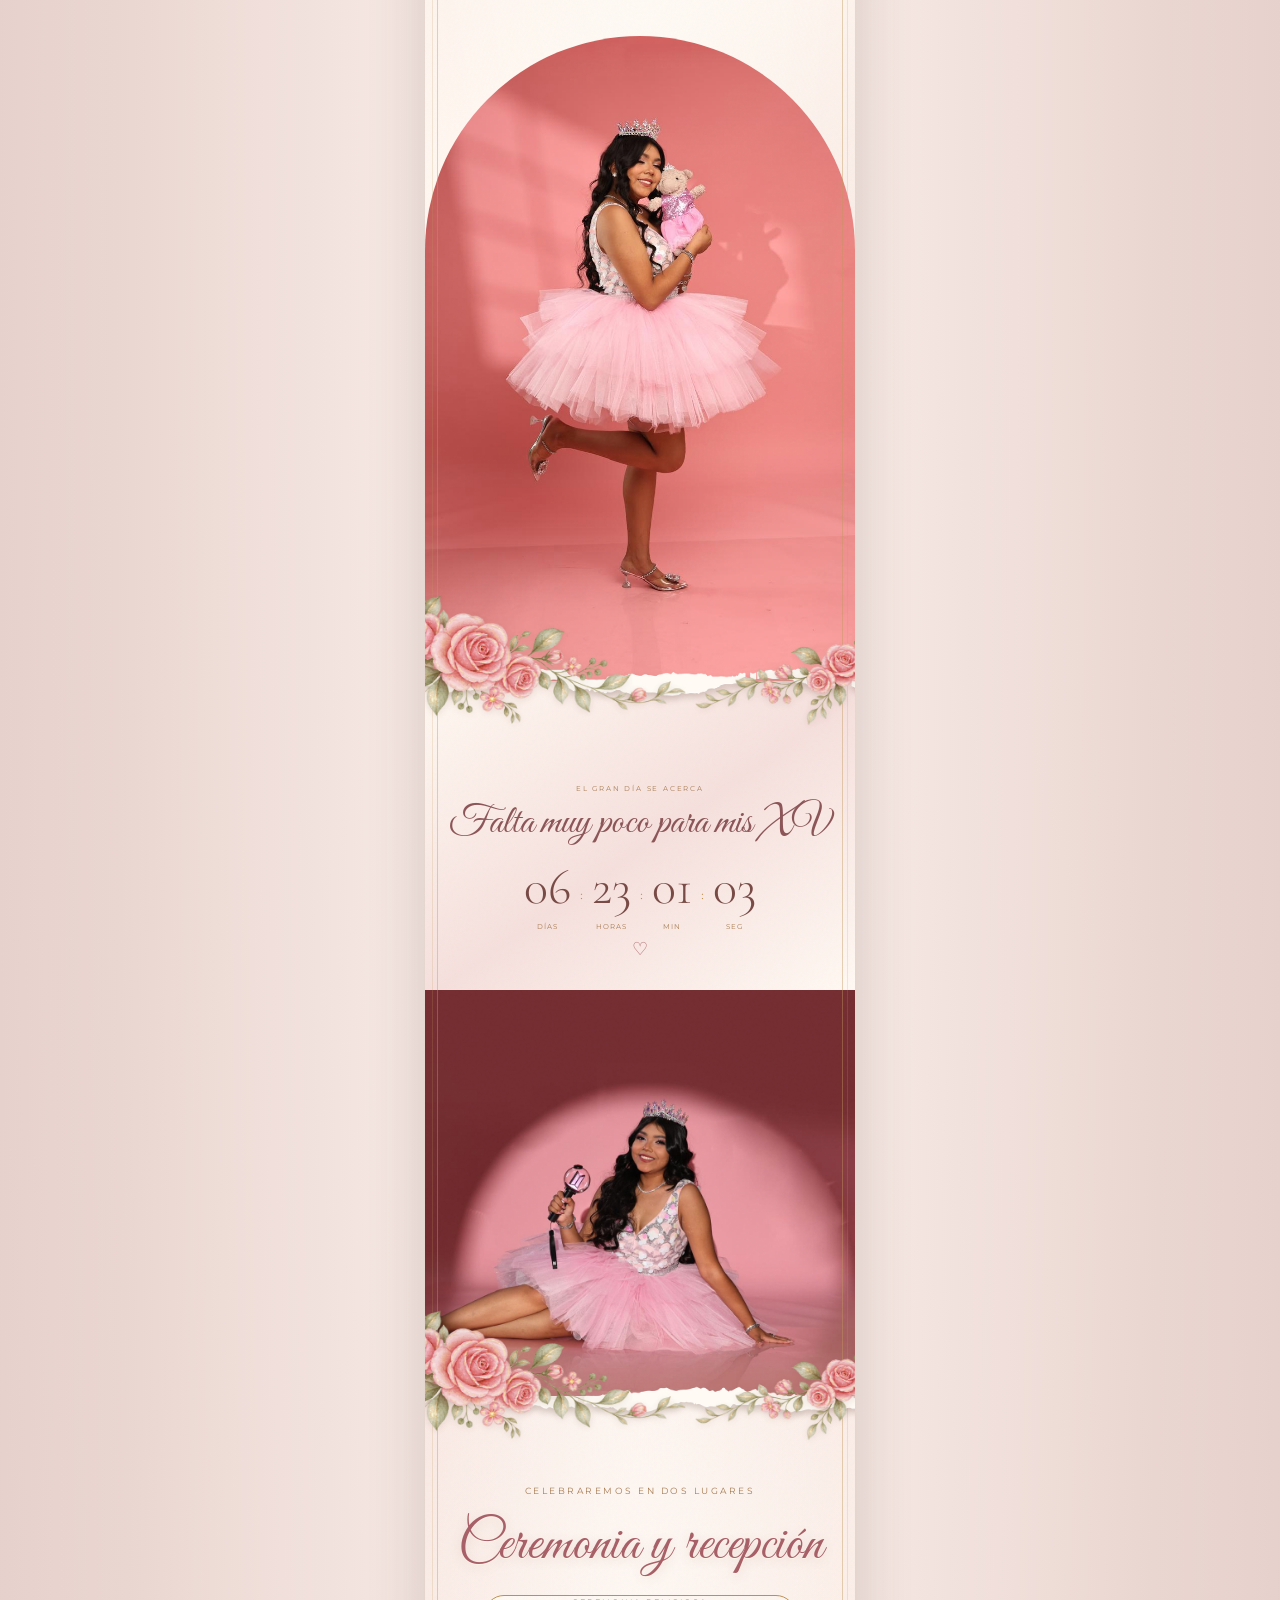
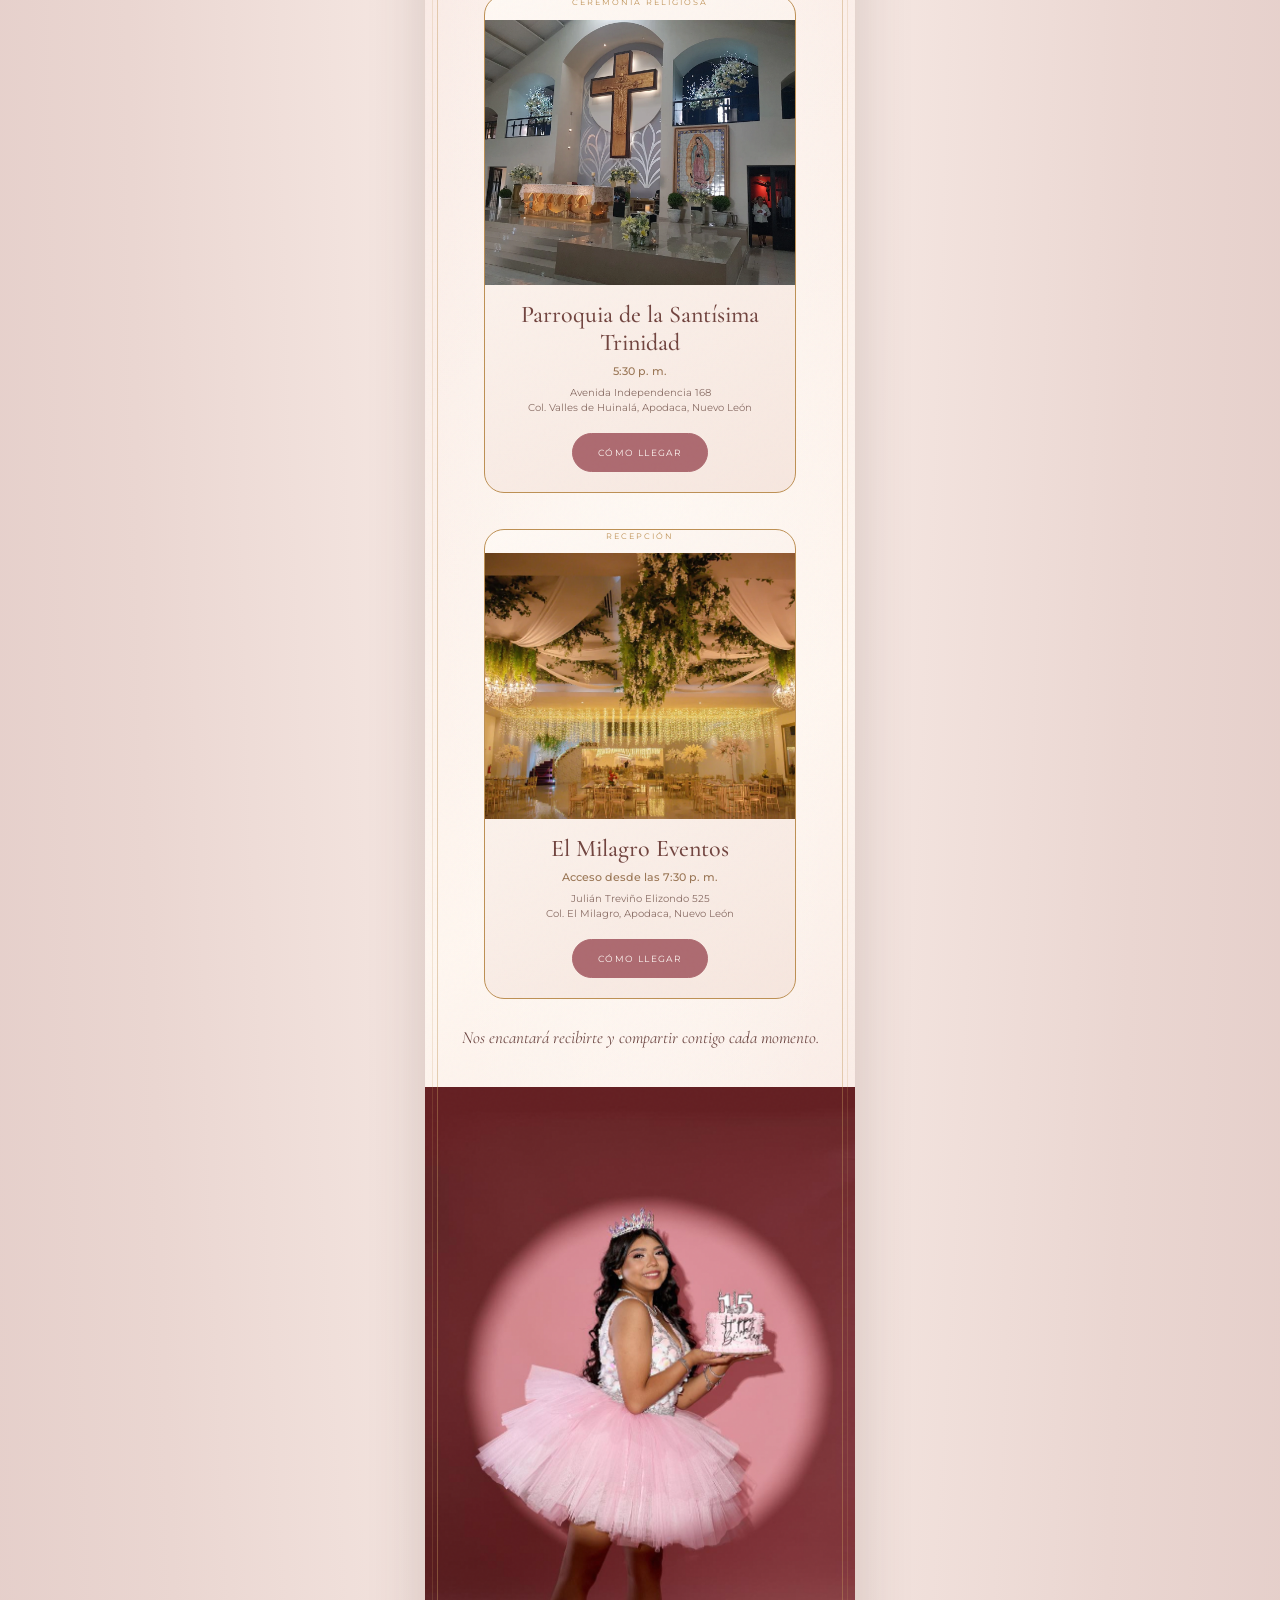
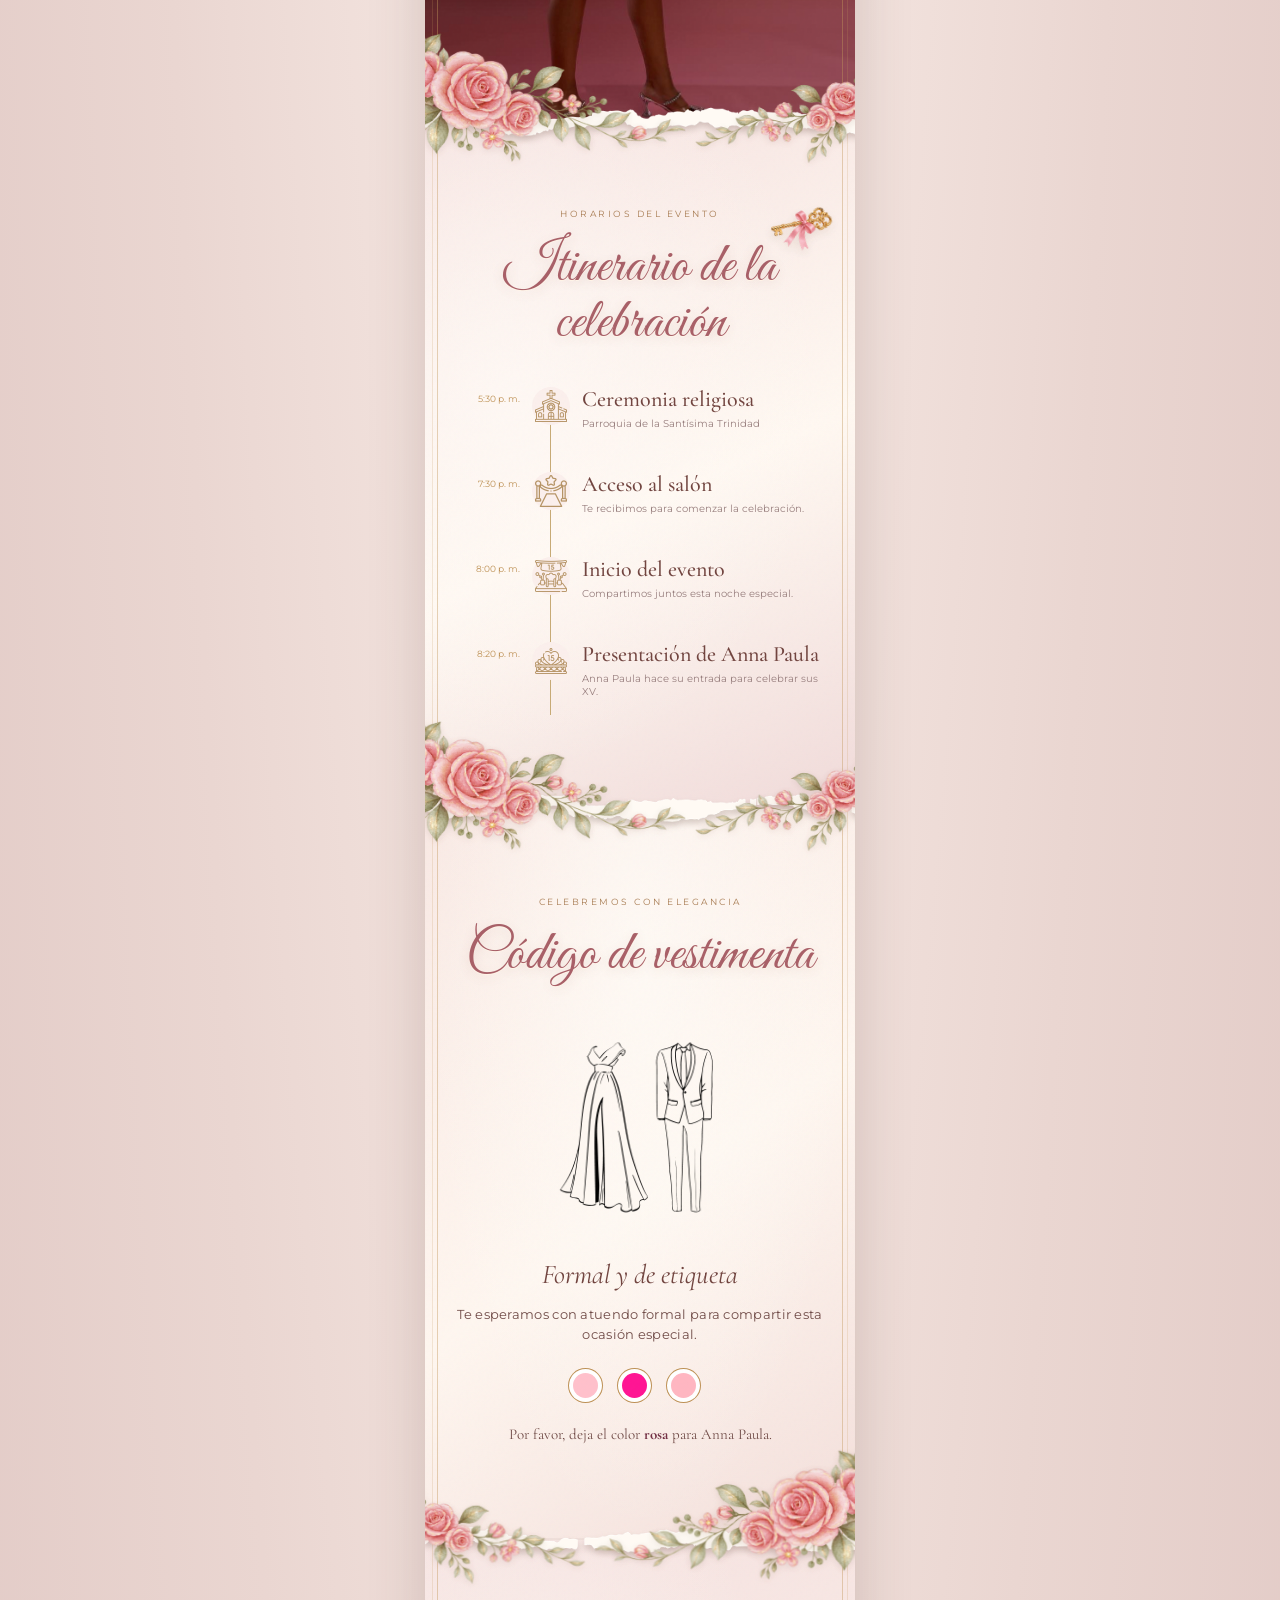
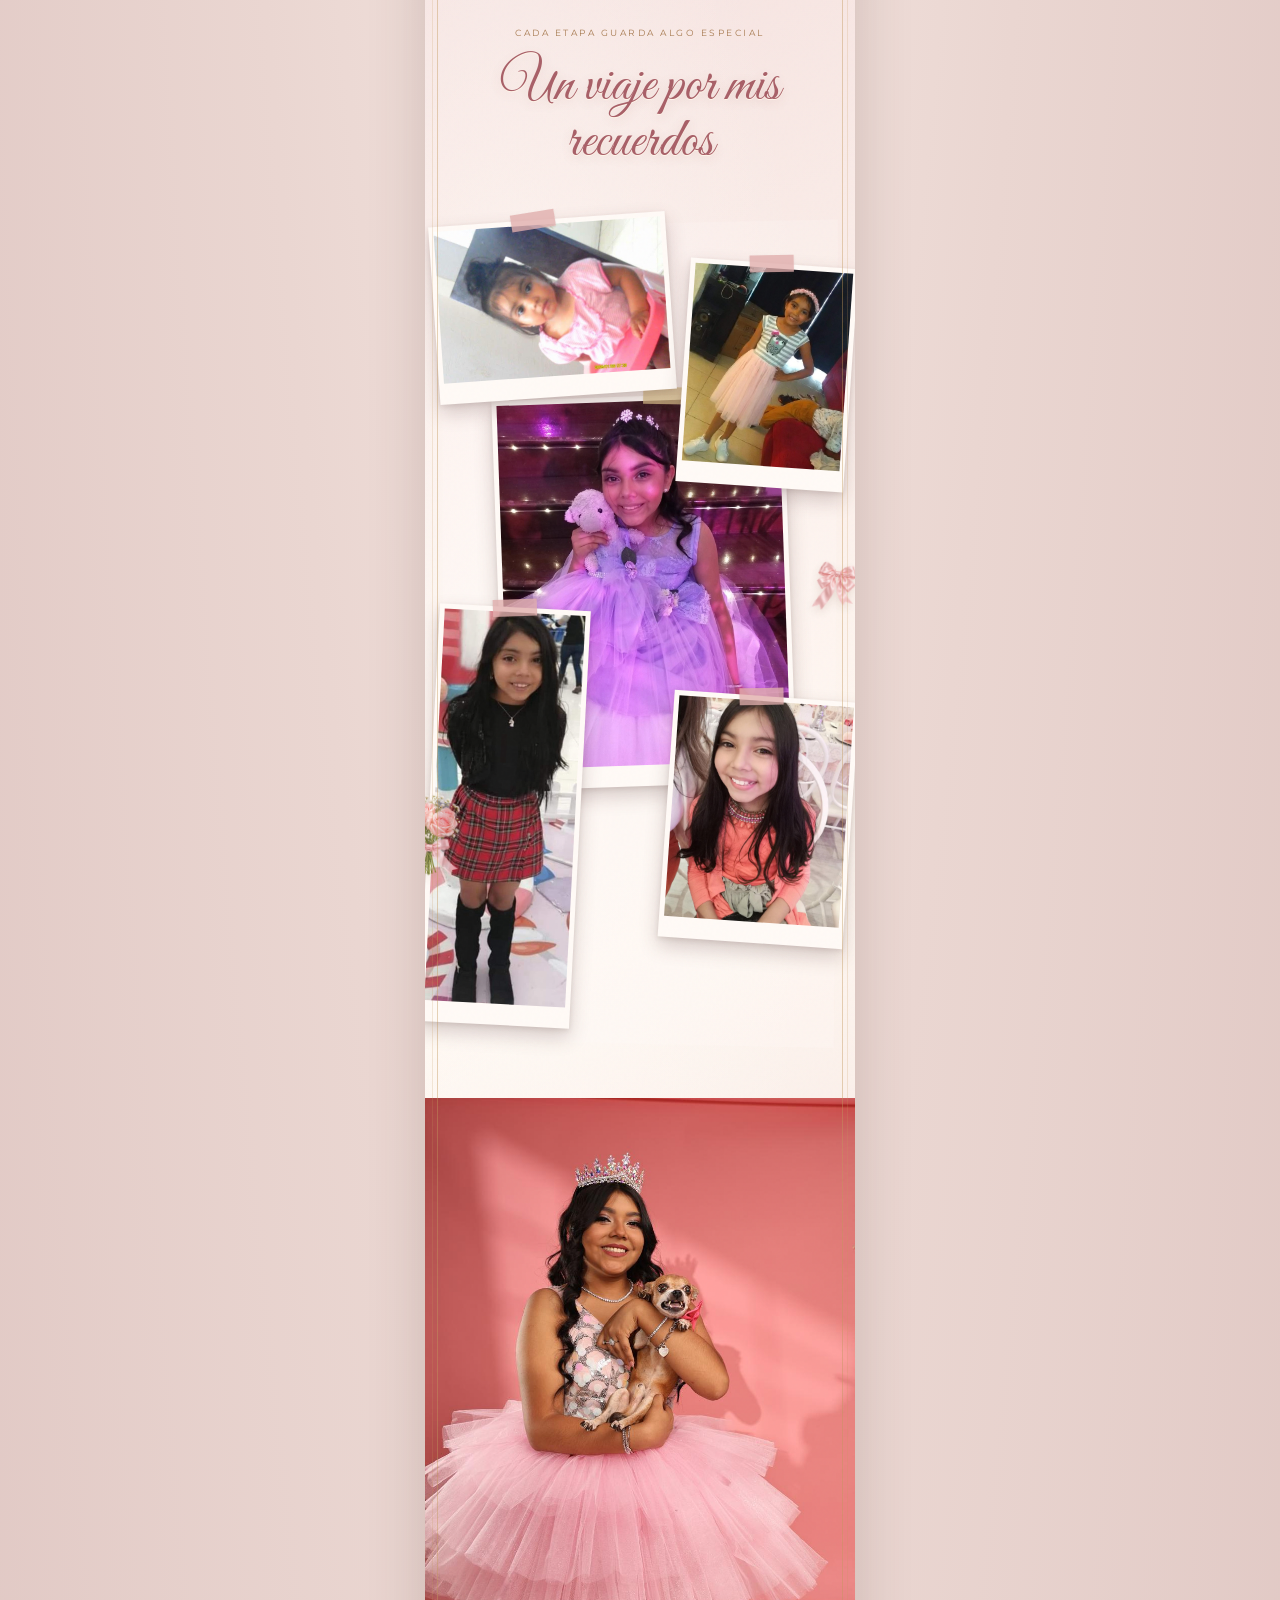
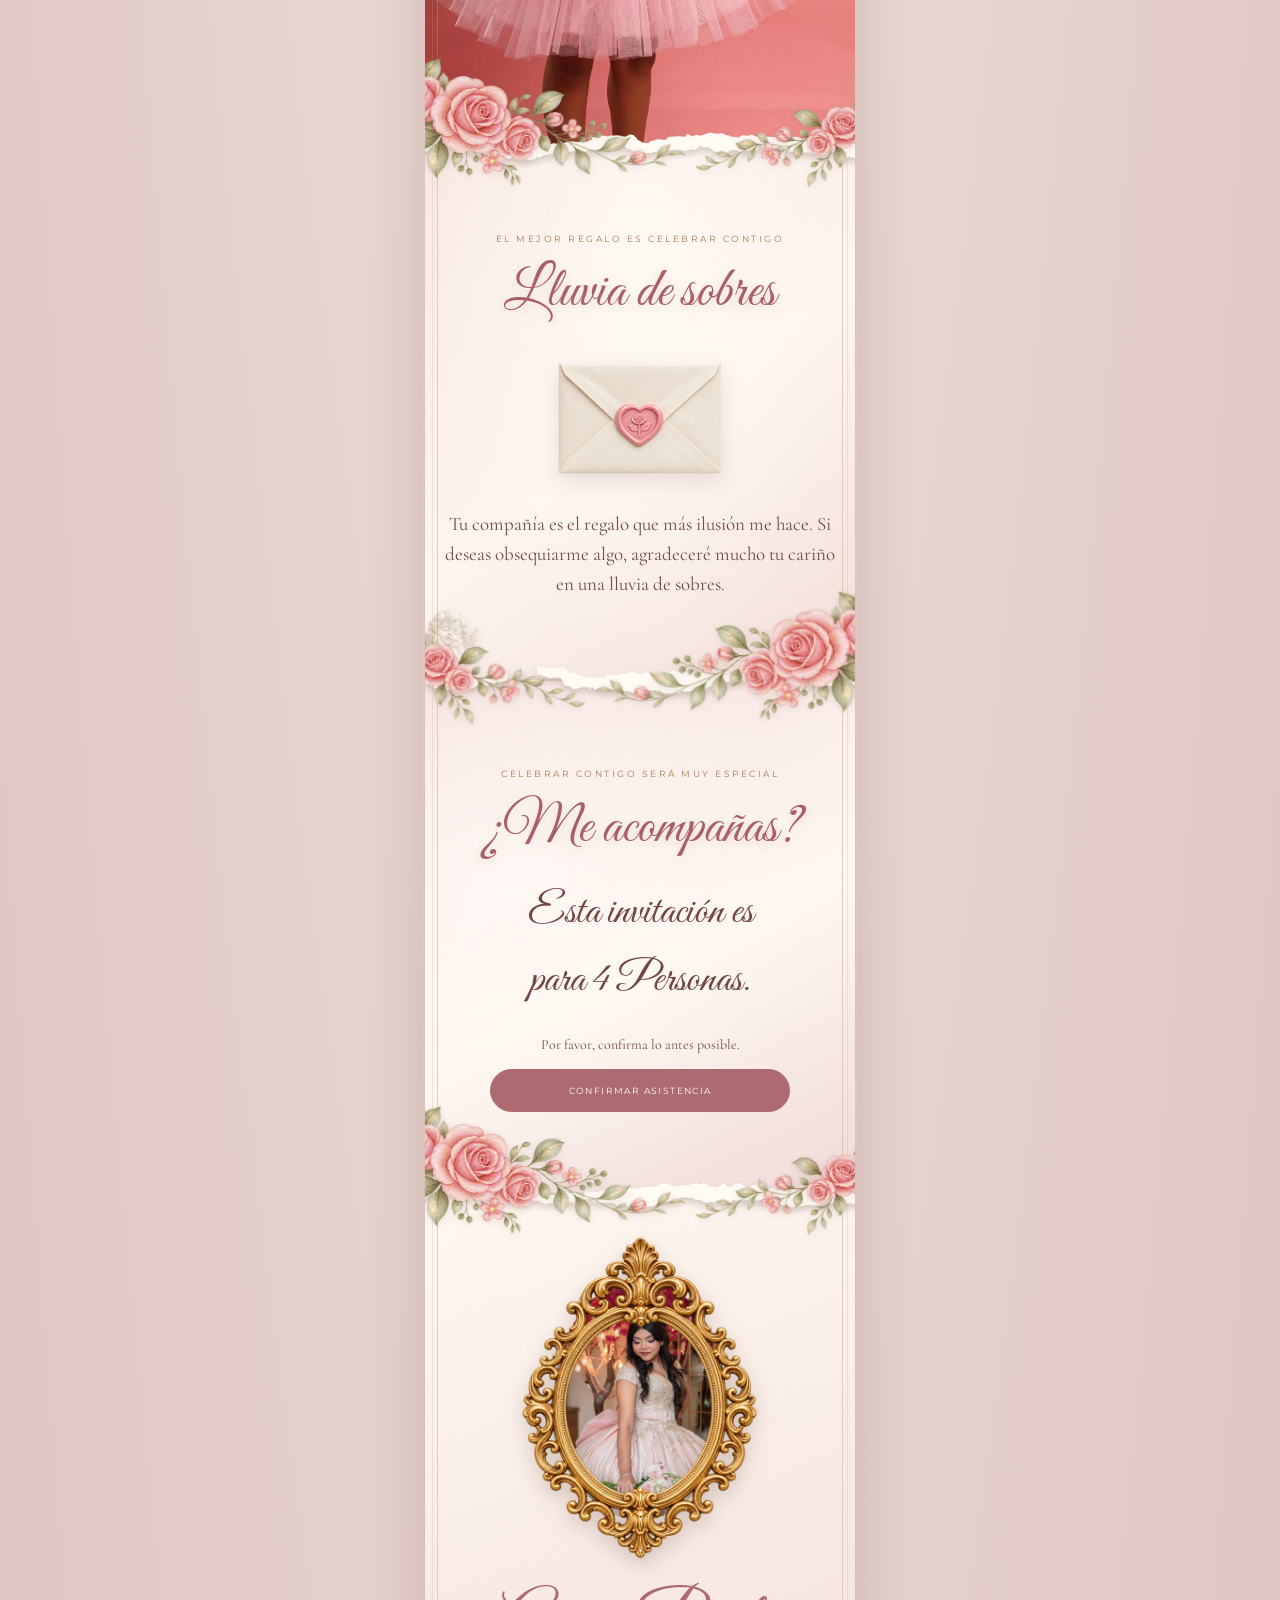
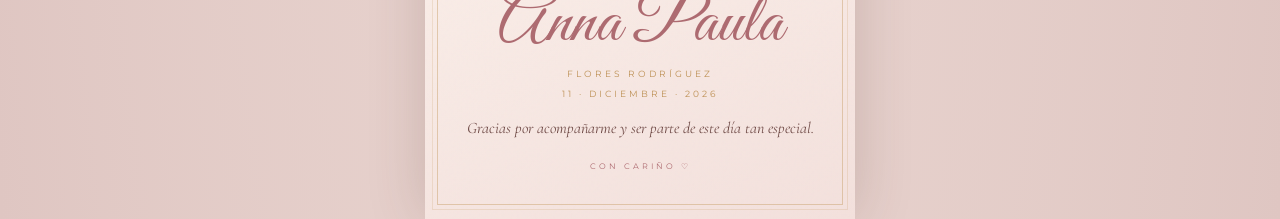
<file: xv-ana-paula-4-pases.html>
<!doctype html>
<html lang="es">

<head>
    <meta charset="utf-8">
    <meta name="viewport" content="width=device-width,initial-scale=1">
    <meta name="theme-color" content="#f8e9e8">
    <meta name="description"
        content="Invitación a los XV años de Anna Paula Flores Rodríguez · 11 de diciembre de 2026.">
    <title>Anna Paula · Mis XV años</title>
    <link rel="preconnect" href="https://fonts.googleapis.com">
    <link rel="preconnect" href="https://fonts.gstatic.com" crossorigin>
    <link
        href="https://fonts.googleapis.com/css2?family=Cormorant+Garamond:wght@400;500;600;700&family=Great+Vibes&family=Montserrat:wght@300;400;500;600&display=swap"
        rel="stylesheet">
    <link rel="stylesheet" href="styles.css">
</head>

<body>
    <div class="invitation-shell">
        <div class="paper-grain"></div>

        <main>
            <section class="hero" id="inicio">
                <picture class="hero-photo"><img src="assets/polie-hero-mobile.jpeg"
                        alt="Anna Paula con vestido rosa en la escalera decorada de sus XV años"></picture>
                <div class="hero-inner">
                    <p class="eyebrow reveal">CON LA BENDICIÓN DE DIOS, MI FAMILIA Y YO TE INVITAMOS A CELEBRAR</p>
                    <p class="hero-pre">MIS XV</p>
                    <h1 class="script hero-name">Anna Paula</h1>
                    <p class="hero-phrase">Una noche para celebrar y recordar siempre.</p><a class="scroll"
                        href="#invitacion">DESCUBRE CADA DETALLE <b>↓</b></a>
                </div>
            </section>
            <!-- Transición editable: cambia las imágenes de papel o flores directamente aquí. -->
            <div class="section-join" aria-hidden="true">
                <img class="section-join__paper" src="assets/papel-rasgado-1.png" alt="">
                <img class="section-join__flowers" src="assets/flores-separador.png" alt="">
            </div>
            <section class="invitation section photo-end-section" id="invitacion">
                <img class="decoration-cutout decoration-cutout--rosa" src="assets/cutouts/rosa.png" alt="" aria-hidden="true">
                <p class="eyebrow">UNA FECHA MUY ESPECIAL</p>
                <h2 class="script">Mis XV años</h2>
                <p class="full-name">Anna Paula Flores Rodríguez</p>
                <p class="body-copy">Con la bendición de Dios, agradezco estos quince años llenos de vida, sueños y
                    alegría. Mis papás y yo queremos invitarte a celebrar conmigo esta fecha tan especial.</p>
                <p class="body-copy">Como dice BTS en «Mikrokosmos»: «Brillas más que nadie». Tu compañía hará aún
                    más luminosa esta noche.</p>
                <div class="family-list">
                    <div class="family-group"><span>Mis papás</span><strong>Juan Carlos Flores Reyna<br>Abigail
                            Rodríguez Barrientos</strong></div>
                    <div class="family-group"><span>Mis padrinos</span><strong>María de los Ángeles Barrientos<br>Marcos
                            Rodríguez<br>Adriana Castelo<br>Elizabeth Barrientos</strong></div>
                </div>
                <figure class="photo-insert photo-insert--osito"><img src="assets/anna-paula-osito.jpeg"
                        alt="Anna Paula con su osito, luciendo su vestido rosa" loading="lazy"></figure>
            </section>
            <div class="section-join section-join--reverse--bottomosito" aria-hidden="true">
                <img class="section-join__paper" src="assets/papel-rasgado-2.png" alt="">
                <img class="section-join__flowers" src="assets/flores-separador.png" alt="">
            </div>
            <section>
                <div class="countdown-card">
                    <p class="eyebrow">EL GRAN DÍA SE ACERCA</p>
                    <h3 class="script">Falta muy poco para mis XV</h3>
                    <div class="countdown">
                        <div><strong id="days">--</strong><small>DÍAS</small></div><span>:</span>
                        <div><strong id="hours">--</strong><small>HORAS</small></div><span>:</span>
                        <div><strong id="minutes">--</strong><small>MIN</small></div><span>:</span>
                        <div><strong id="seconds">--</strong><small>SEG</small></div>
                    </div><span class="countdown-heart" aria-hidden="true">♡</span>
                </div>
                <figure class="photo-insert photo-insert--celebracion"><img src="assets/anna-paula-celebracion.jpeg"
                        alt="Anna Paula con su pastel de XV años" loading="lazy"></figure>
            </section>
            
            <div class="section-join" aria-hidden="true">
                <img class="section-join__paper" src="assets/papel-rasgado-3.png" alt="">
                <img class="section-join__flowers" src="assets/flores-separador.png" alt="">
            </div>
            <section class="venue section photo-end-section" id="lugar">
                <p class="eyebrow">CELEBRAREMOS EN DOS LUGARES</p>
                <h2 class="script">Ceremonia y recepción</h2>
                <div class="venue-card">
                    <p class="venue-type">CEREMONIA RELIGIOSA</p>
                    <img class="venue-photo" src="assets/parroquia-santisima-trinidad.webp"
                        alt="Interior de la Parroquia de la Santísima Trinidad" loading="lazy">
                    <h3>Parroquia de la Santísima Trinidad</h3>
                    <p class="venue-details"><time>5:30 p. m.</time><span>Avenida Independencia 168<br>Col. Valles de Huinalá, Apodaca, Nuevo León</span></p>
                    <a class="outline-btn"
                        href="https://www.google.com/maps/dir/?api=1&amp;destination=Av+Independencia+168%2C+Valle+de+Huinal%C3%A1+I%2C+66634+Apodaca%2C+N.L."
                        target="_blank" rel="noopener noreferrer">CÓMO LLEGAR</a>
                </div>
                <div class="venue-card">
                    <p class="venue-type">RECEPCIÓN</p>
                    <img class="venue-photo" src="assets/salon-el-milagro.webp"
                        alt="Salón El Milagro decorado para una celebración" loading="lazy">
                    <h3>El Milagro Eventos</h3>
                    <p class="venue-details"><time>Acceso desde las 7:30 p. m.</time><span>Julián Treviño Elizondo 525<br>Col. El Milagro, Apodaca, Nuevo León</span></p>
                    <a class="outline-btn"
                        href="https://www.google.com/maps/dir/?api=1&amp;destination=Blvd+Juli%C3%A1n+Trevi%C3%B1o+Elizondo+525%2C+El+Milagro%2C+66634+Apodaca%2C+N.L."
                        target="_blank" rel="noopener noreferrer">CÓMO LLEGAR</a>
                </div>
                <p class="note">Nos encantará recibirte y compartir contigo cada momento.</p>
                <figure class="photo-insert photo-insert--pastel"><img src="assets/anna-paula-pastel.jpeg"
                        alt="Anna Paula con su pastel de XV años" loading="lazy"></figure>
            </section>
            <div class="section-join section-join--reverse--section-cake" aria-hidden="true">
                <img class="section-join__paper" src="assets/papel-rasgado-1.png" alt="">
                <img class="section-join__flowers" src="assets/flores-separador.png" alt="">
            </div>
            <section class="schedule section" id="itinerario">
                <img class="decoration-cutout decoration-cutout--llave-lazo" src="assets/cutouts/llave-lazo.png" alt="" aria-hidden="true">
                <p class="eyebrow">HORARIOS DEL EVENTO</p>
                <h2 class="script">Itinerario de la celebración</h2>
                <div class="timeline">
                    <article><time>5:30 p. m.</time><span class="timeline-dot"><img class="timeline-icon" src="assets/icons/iglesia.png" alt=""></span>
                        <div>
                            <h3>Ceremonia religiosa</h3>
                            <p>Parroquia de la Santísima Trinidad</p>
                        </div>
                    </article>
                    <article><time>7:30 p. m.</time><span class="timeline-dot"><img class="timeline-icon" src="assets/icons/alfombra-roja.png" alt=""></span>
                        <div>
                            <h3>Acceso al salón</h3>
                            <p>Te recibimos para comenzar la celebración.</p>
                        </div>
                    </article>
                    <article><time>8:00 p. m.</time><span class="timeline-dot"><img class="timeline-icon" src="assets/icons/escena.png" alt=""></span>
                        <div>
                            <h3>Inicio del evento</h3>
                            <p>Compartimos juntos esta noche especial.</p>
                        </div>
                    </article>
                    <article><time>8:20 p. m.</time><span class="timeline-dot"><img class="timeline-icon" src="assets/icons/corona.png" alt=""></span>
                        <div>
                            <h3>Presentación de Anna Paula</h3>
                            <p>Anna Paula hace su entrada para celebrar sus XV.</p>
                        </div>
                    </article>
                </div>
            </section>
            <div class="section-join" aria-hidden="true">
                <img class="section-join__paper" src="assets/papel-rasgado-2.png" alt="">
                <img class="section-join__flowers" src="assets/flores-separador.png" alt="">
            </div>
            <section class="dress section" id="vestimenta">
                <img class="decoration-cutout decoration-cutout--perfume-rosa" src="assets/cutouts/perfume-rosa.png" alt="" aria-hidden="true">
                <p class="eyebrow">CELEBREMOS CON ELEGANCIA</p>
                <h2 class="script">Código de vestimenta</h2>
                <div class="dress-art" aria-label="Vestido y traje de etiqueta">
                    <img class="dress-art--formal" src="assets/formal.png" alt="">
                </div>
                <h3>Formal y de etiqueta</h3>
                <p>Te esperamos con atuendo formal para compartir esta ocasión especial.</p>
                <div class="wine-note">
                    <span class="pink1"></span><br>
                    <span class="pink2"></span><br>
                    <span class="pink3"></span><br>
                    <p>Por favor, deja el color <b>rosa</b> para Anna Paula.</p>
                </div>
            </section>
            <div class="section-join section-join--reverse" aria-hidden="true">
                <img class="section-join__paper" src="assets/papel-rasgado-3.png" alt="">
                <img class="section-join__flowers" src="assets/flores-separador.png" alt="">
            </div>
            <section class="gallery section photo-end-section" id="galeria">
                <img class="decoration-cutout decoration-cutout--rosa" src="assets/cutouts/rosa.png" alt="" aria-hidden="true">
                <p class="eyebrow">CADA ETAPA GUARDA ALGO ESPECIAL</p>
                <h2 class="script">Un viaje por mis recuerdos</h2>
                <div class="memory-collage" aria-label="Collage de fotografías de infancia de Anna Paula">
                    <figure class="memory-print memory-print--baby"><img src="assets/infancia/infancia-bebe.jpeg" alt="Anna Paula de bebé, vestida de rosa" loading="eager"></figure>
                    <figure class="memory-print memory-print--pink"><img src="assets/infancia/infancia-vestido-rosa.jpeg" alt="Anna Paula de niña con vestido rosa" loading="eager"></figure>
                    <figure class="memory-print memory-print--school"><img src="assets/infancia/infancia-escolar.jpeg" alt="Anna Paula durante su infancia" loading="eager"></figure>
                    <figure class="memory-print memory-print--portrait"><img src="assets/infancia/infancia-retrato.jpeg" alt="Anna Paula en una celebración familiar" loading="eager"></figure>
                    <figure class="memory-print memory-print--main"><img src="assets/infancia/infancia-vestido-fiesta.jpeg" alt="Anna Paula de niña con vestido de fiesta" loading="eager"></figure>
                    <img class="decoration-cutout memory-sticker memory-sticker--bow" src="assets/cutouts/lazo-rosa.png" alt="" aria-hidden="true">
                    <img class="decoration-cutout memory-sticker memory-sticker--bouquet" src="assets/cutouts/ramo-rosas.png" alt="" aria-hidden="true">
                </div>
                <figure class="photo-insert photo-insert--mascota photo-insert--near-gifts"><img src="assets/anna-paula-mascota.jpeg"
                        alt="Anna Paula con su perrito" loading="lazy"></figure>
            </section>
            <div class="section-join" aria-hidden="true">
                <img class="section-join__paper" src="assets/papel-rasgado-1.png" alt="">
                <img class="section-join__flowers" src="assets/flores-separador.png" alt="">
            </div>
            <section class="gifts section" id="regalos">
                <img class="decoration-cutout decoration-cutout--angelito" src="assets/cutouts/angelito.png" alt="" aria-hidden="true">
                <p class="eyebrow">EL MEJOR REGALO ES CELEBRAR CONTIGO</p>
                <h2 class="script">Lluvia de sobres</h2>
                <img class="gift-envelope" src="assets/cutouts/sobre-sello.png" alt="Sobre con sello rosa, una opción para la lluvia de sobres" loading="lazy">
                <p>Tu compañía es el regalo que más ilusión me hace. Si deseas obsequiarme algo, agradeceré mucho tu
                    cariño en una lluvia de sobres.</p>
            </section>
            <div class="section-join section-join--reverse --two" aria-hidden="true">
                <img class="section-join__paper" src="assets/papel-rasgado-2.png" alt="">
                <img class="section-join__flowers" src="assets/flores-separador.png" alt="">
            </div>
            <section class="rsvp section" id="confirmar">
                <p class="eyebrow">CELEBRAR CONTIGO SERÁ MUY ESPECIAL</p>
                <h2 class="script">¿Me acompañas?</h2>
               <!-- Cambia “1 pase” aquí en cada copia de la invitación. -->
                <p class="assigned-passes">Esta invitación es para <strong>4 Personas</strong>.</p>
                <p class="rsvp-deadline">Por favor, confirma lo antes posible.</p>
                <a class="solid-btn" href="https://forms.gle/EYH4hFx25SC95PYm9"
                    target="_blank" rel="noopener noreferrer">CONFIRMAR ASISTENCIA</a>
            </section>
            <div class="section-join" aria-hidden="true">
                <img class="section-join__paper" src="assets/papel-rasgado-3.png" alt="">
                <img class="section-join__flowers" src="assets/flores-separador.png" alt="">
            </div>
        </main>
        <footer>
            <div class="portrait-mirror" aria-label="Anna Paula enmarcada en un espejo dorado"><img
                    class="portrait-mirror-photo" src="assets/anna-paula-floral.jpeg"
                    alt="Anna Paula con su vestido y ramo de rosas"><img class="portrait-mirror-frame"
                    src="assets/cutouts/espejo-dorado.png" alt="" aria-hidden="true"></div>
            <p class="script">Anna Paula</p><span>FLORES RODRÍGUEZ <br> 11 · DICIEMBRE · 2026</span>
            <p>Gracias por acompañarme y ser parte de este día tan especial.</p><small>CON CARIÑO ♡</small>
        </footer>
    </div>
    <audio id="background-song" src="assets/please.mp3" preload="none" loop></audio>
    <button id="music-toggle" class="music-toggle" type="button" aria-label="Reproducir canción"
        aria-pressed="false"><svg class="music-toggle__play" viewBox="0 0 24 24" aria-hidden="true">
            <path d="M8 5v14l11-7z" />
        </svg><svg class="music-toggle__pause" viewBox="0 0 24 24" aria-hidden="true">
            <path d="M7 5h4v14H7zm7 0h4v14h-4z" />
        </svg></button>
    <script src="script.js" defer></script>
</body>

</html>
</file>
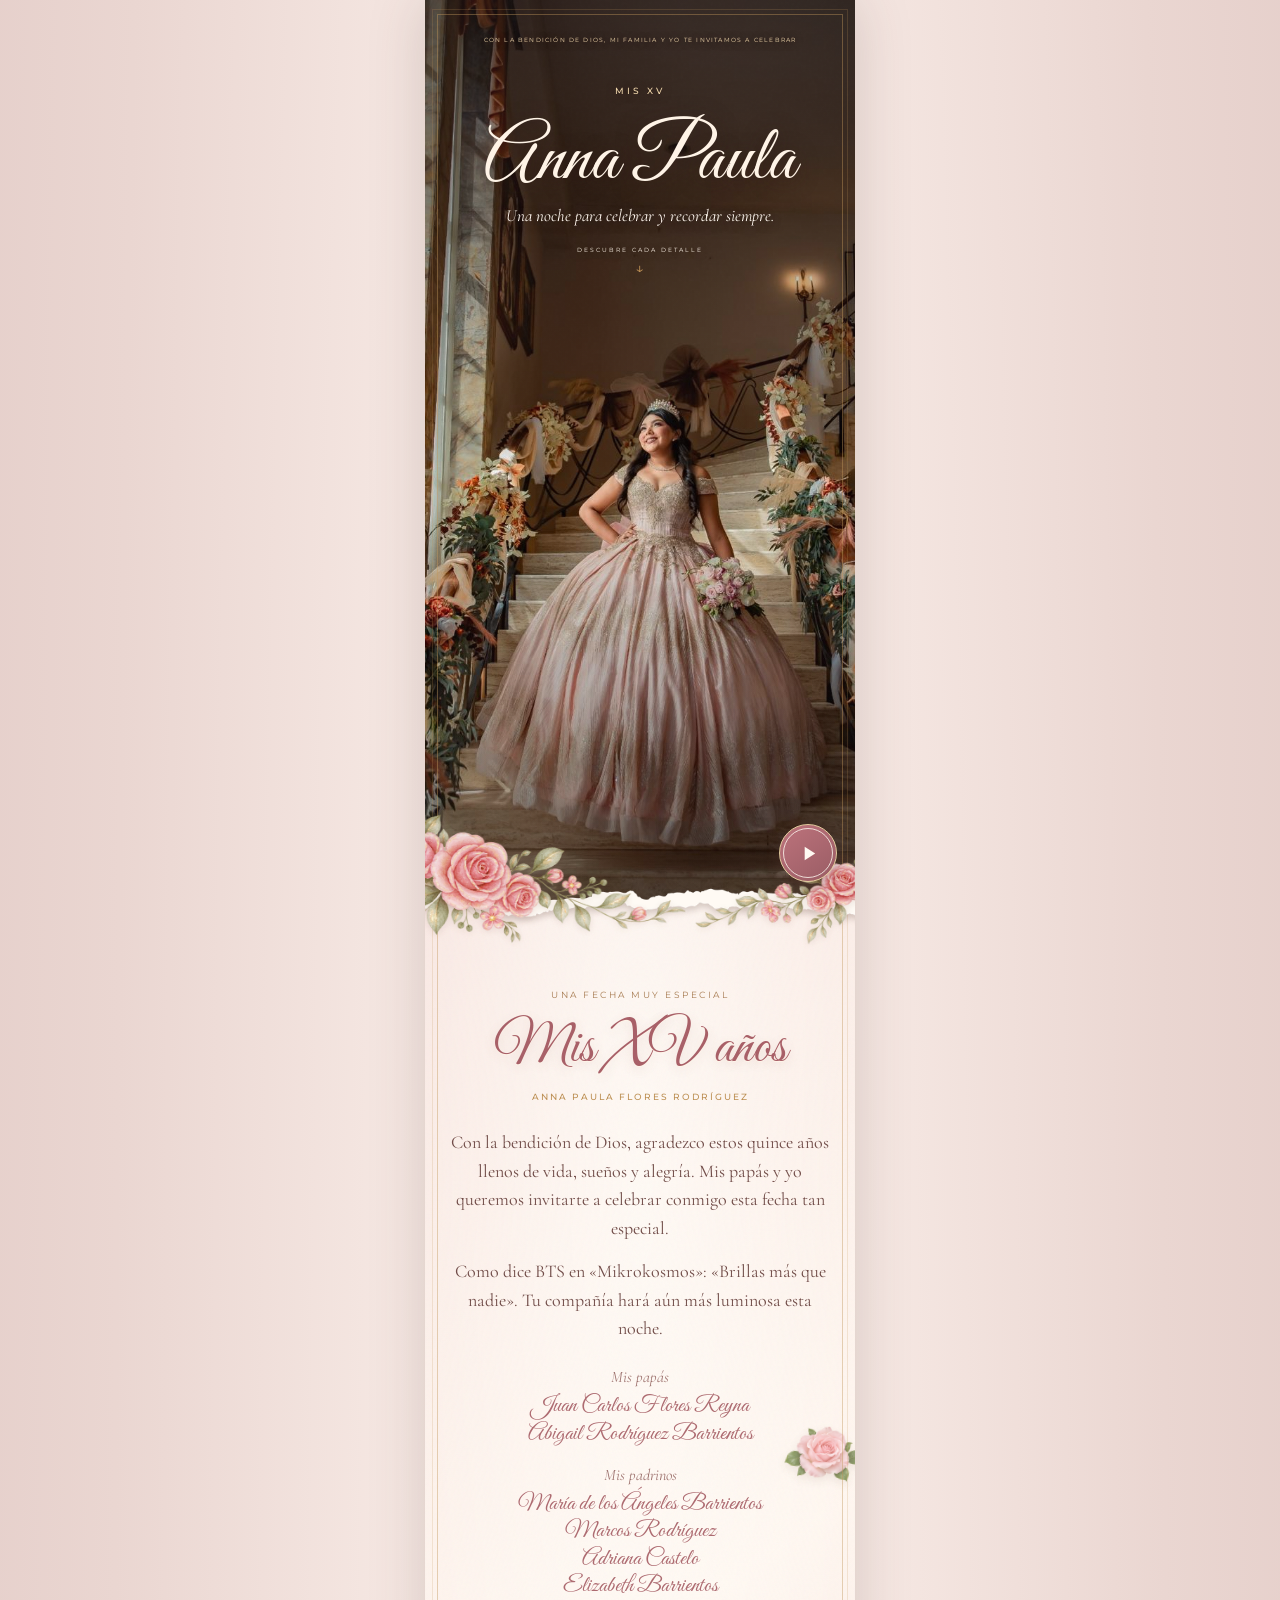
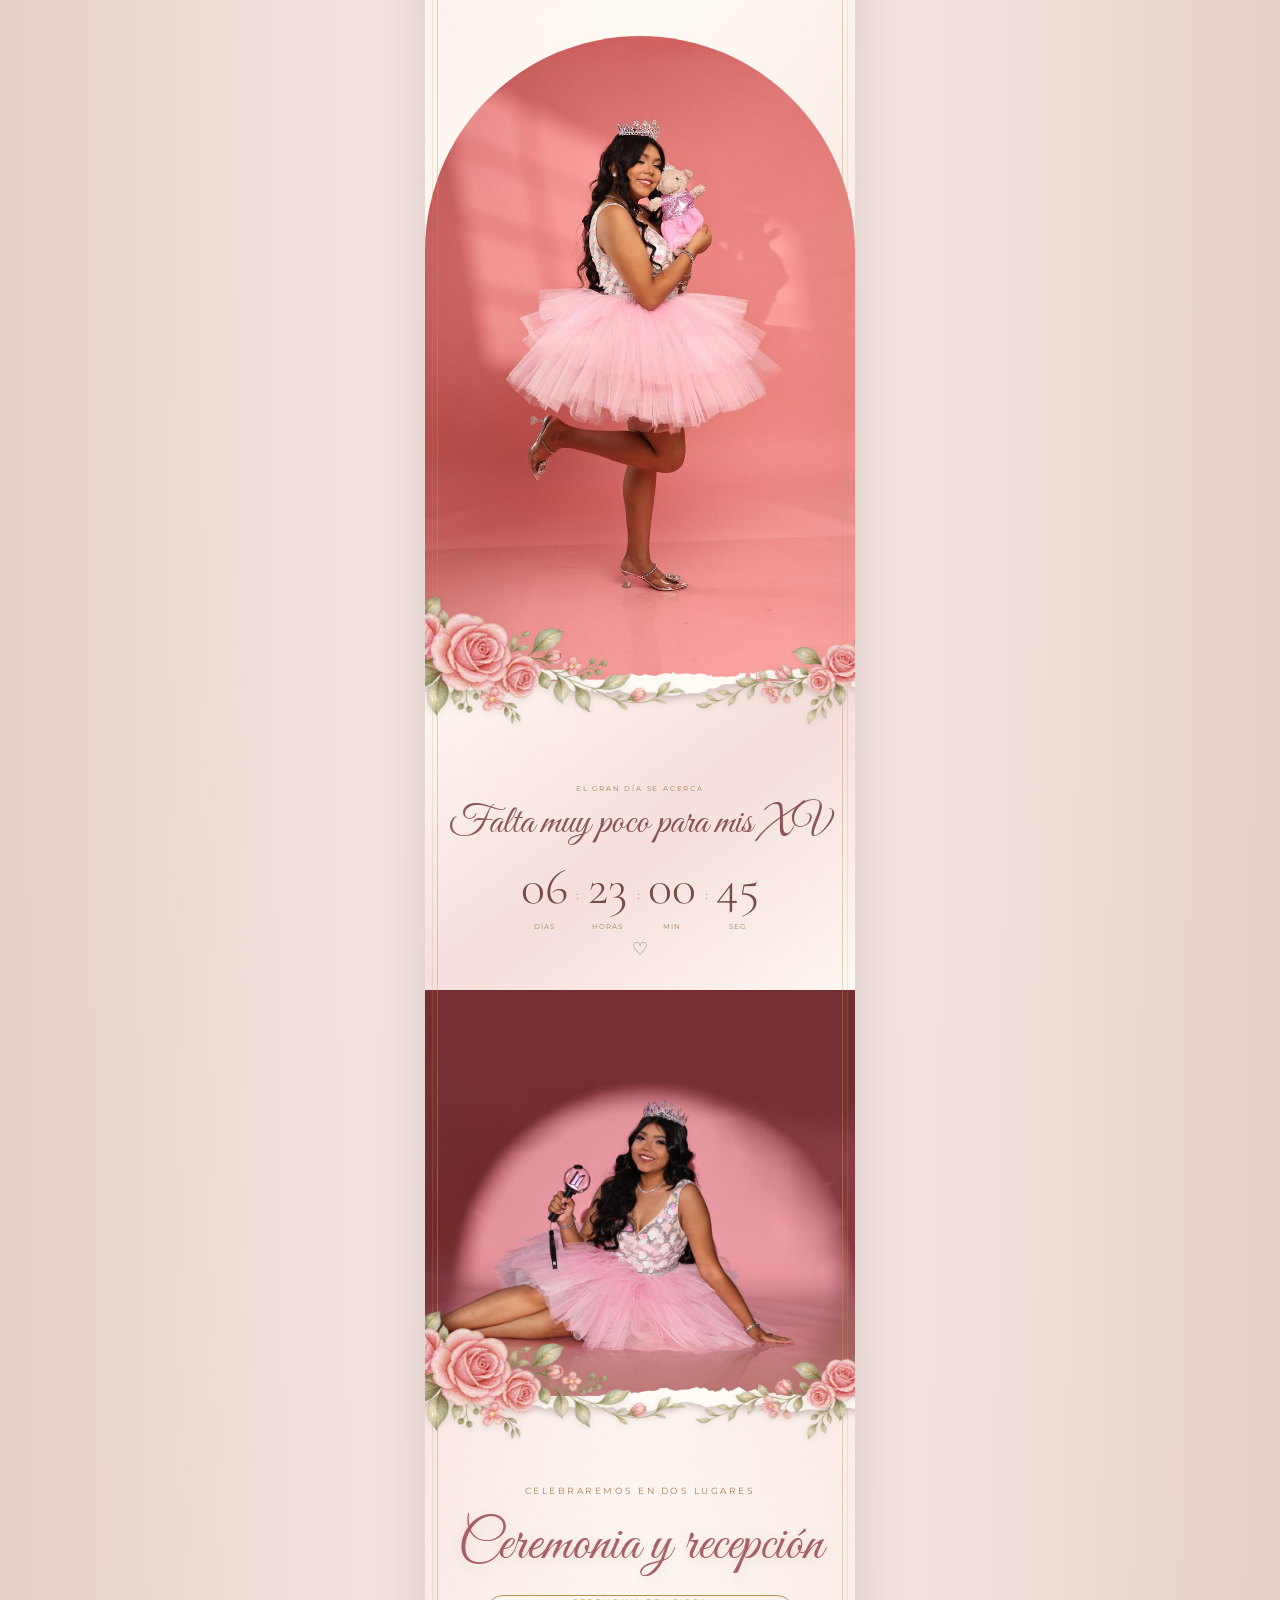
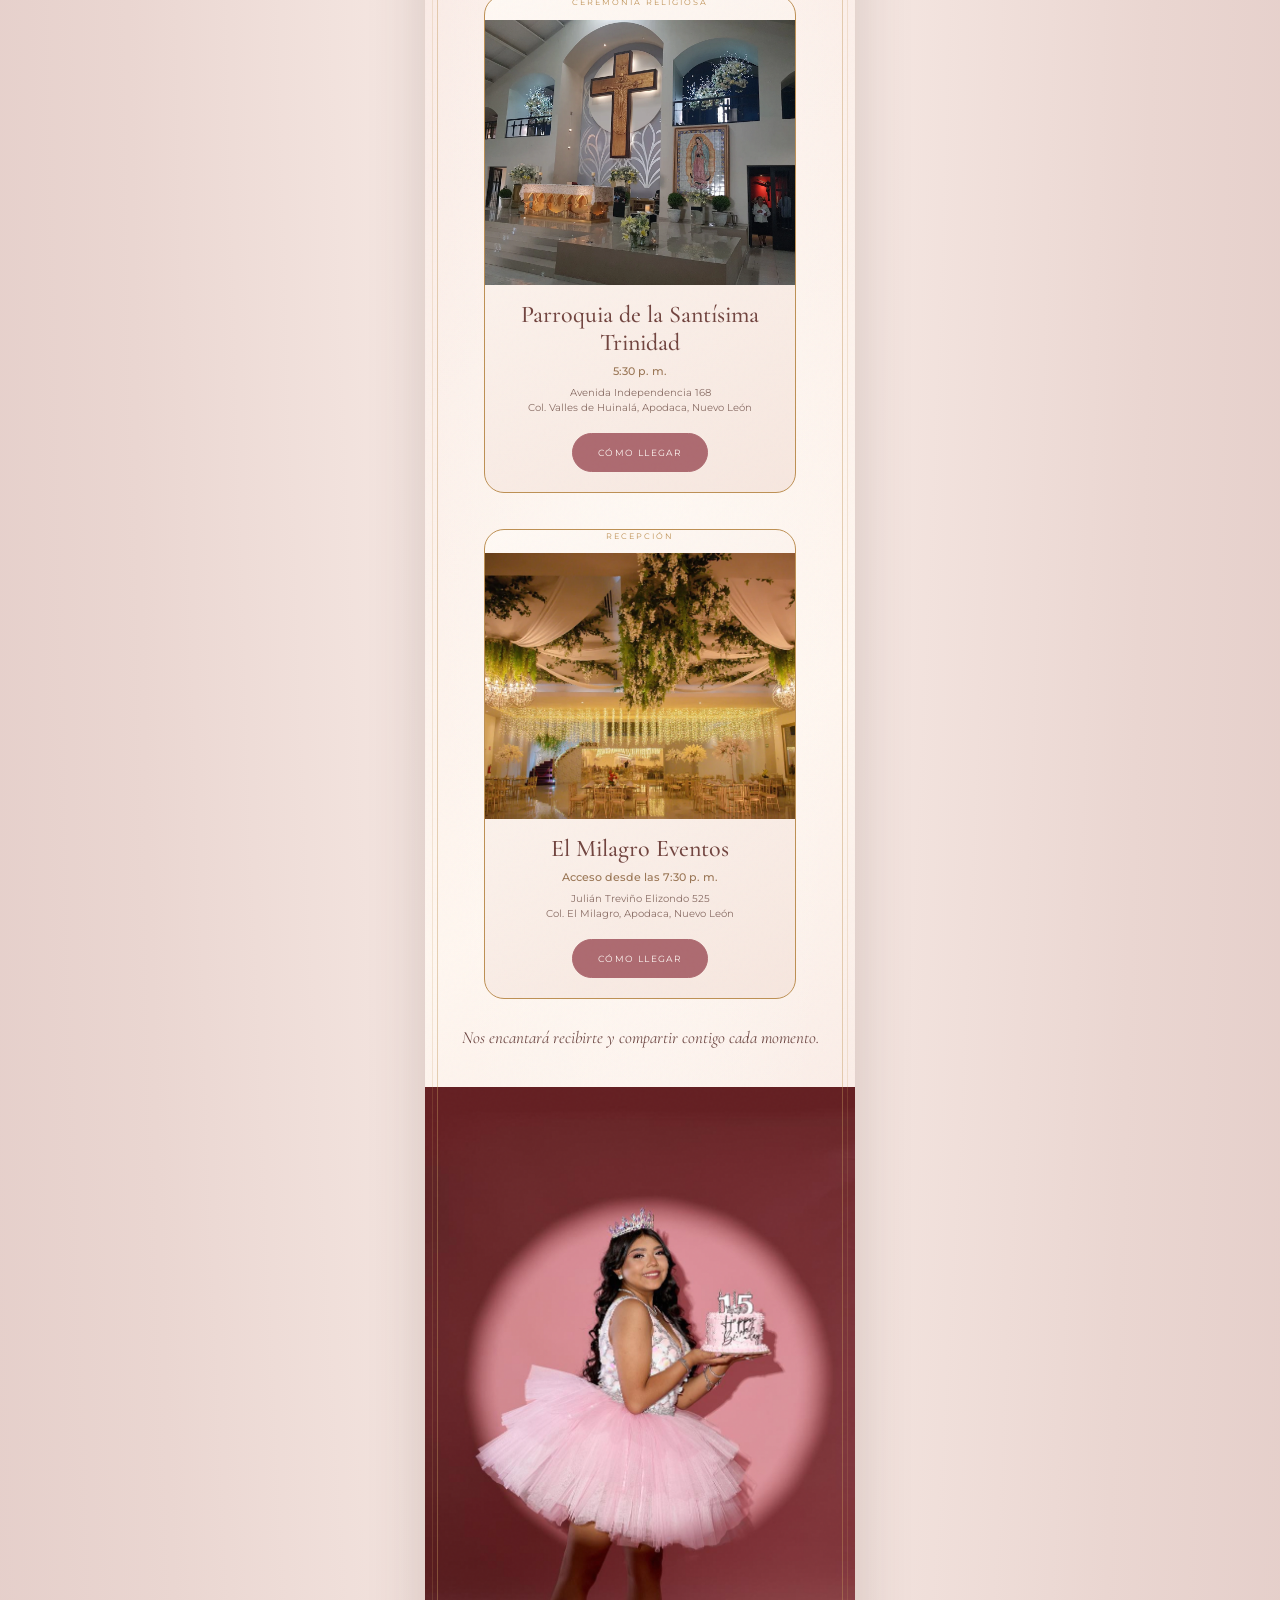
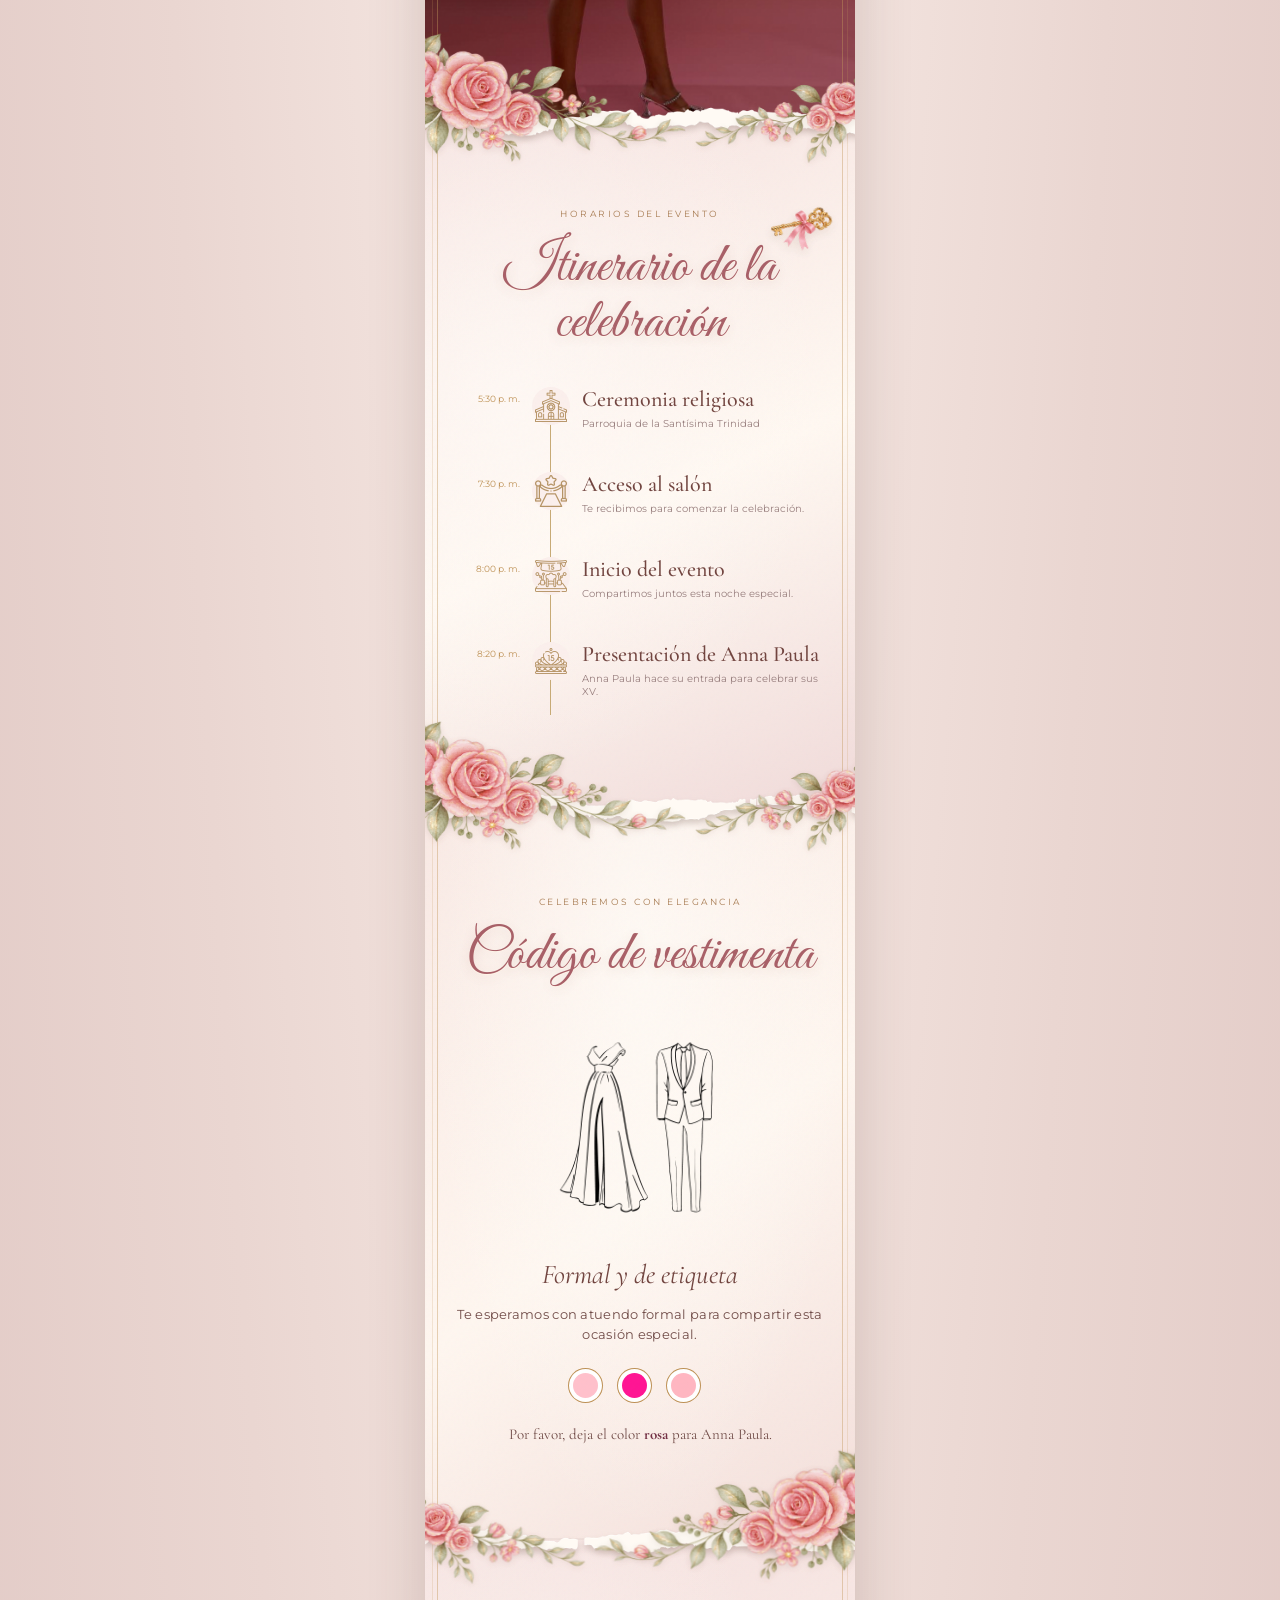
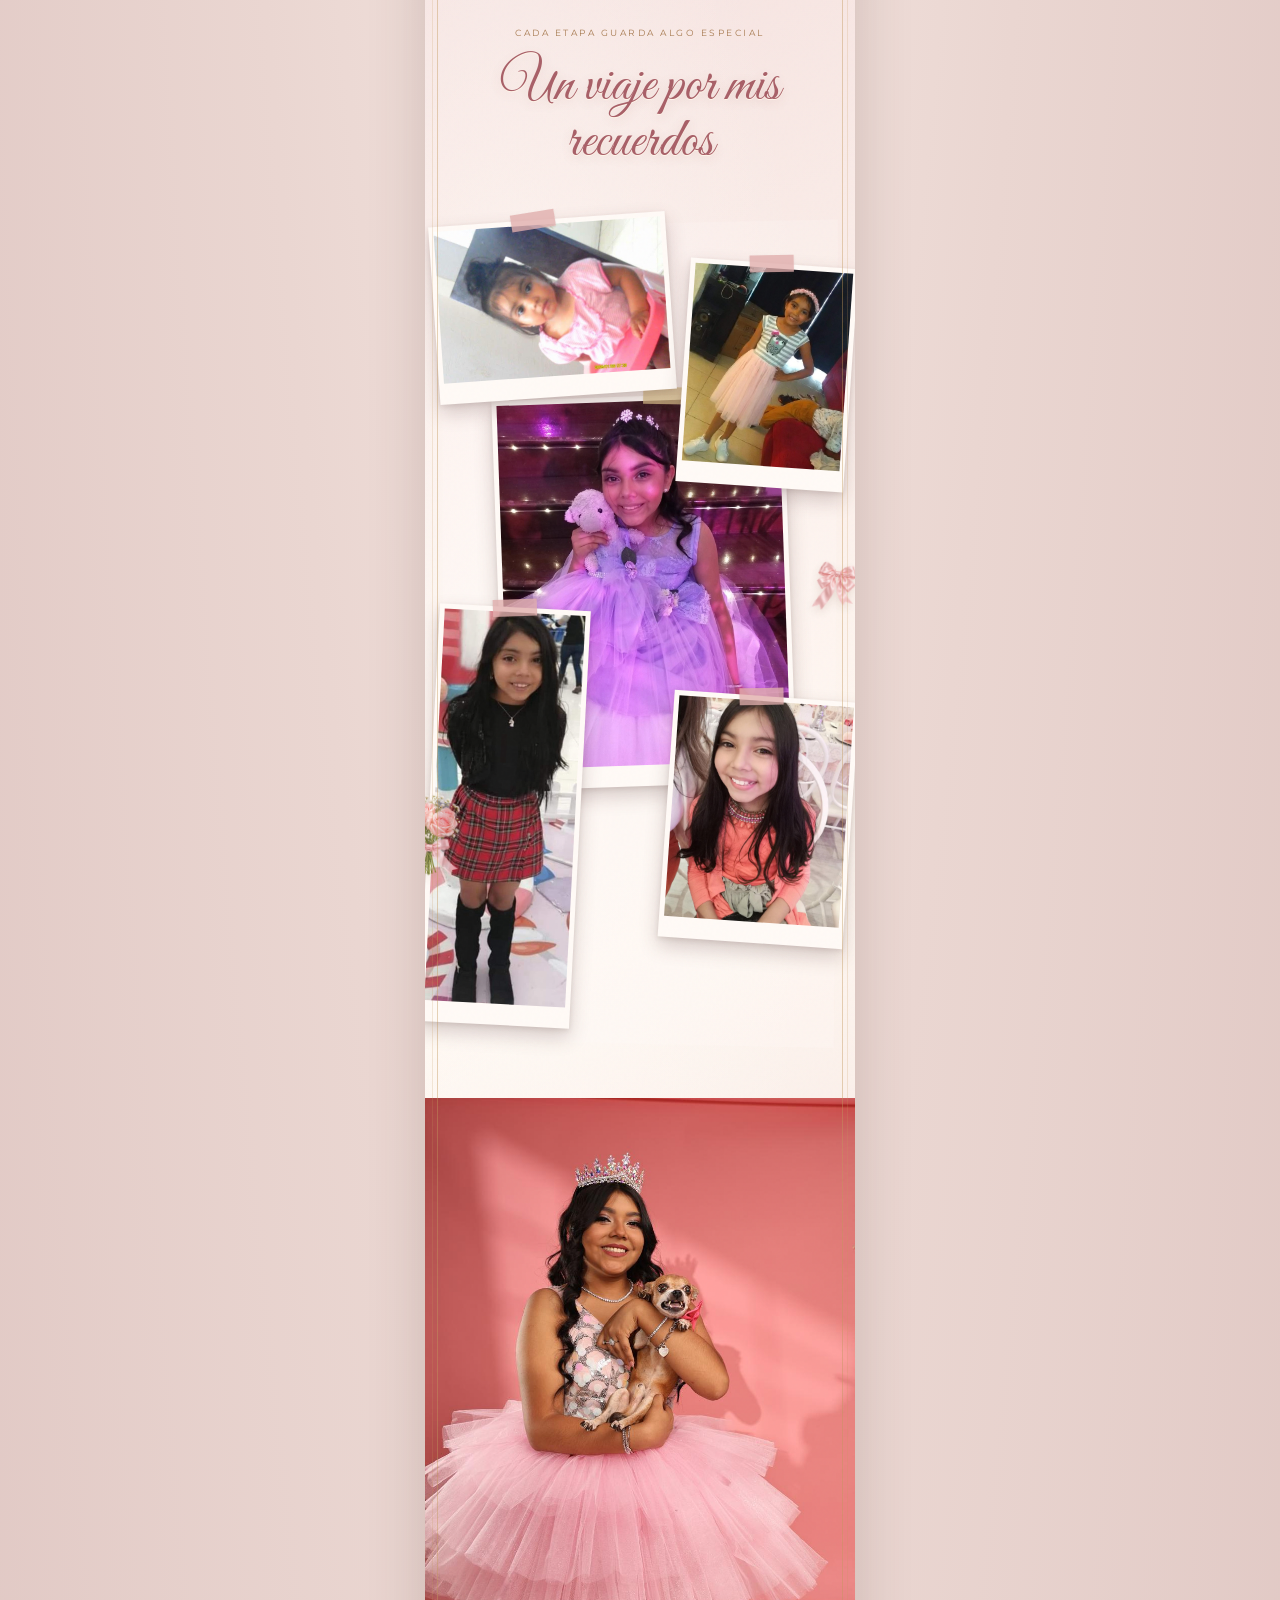
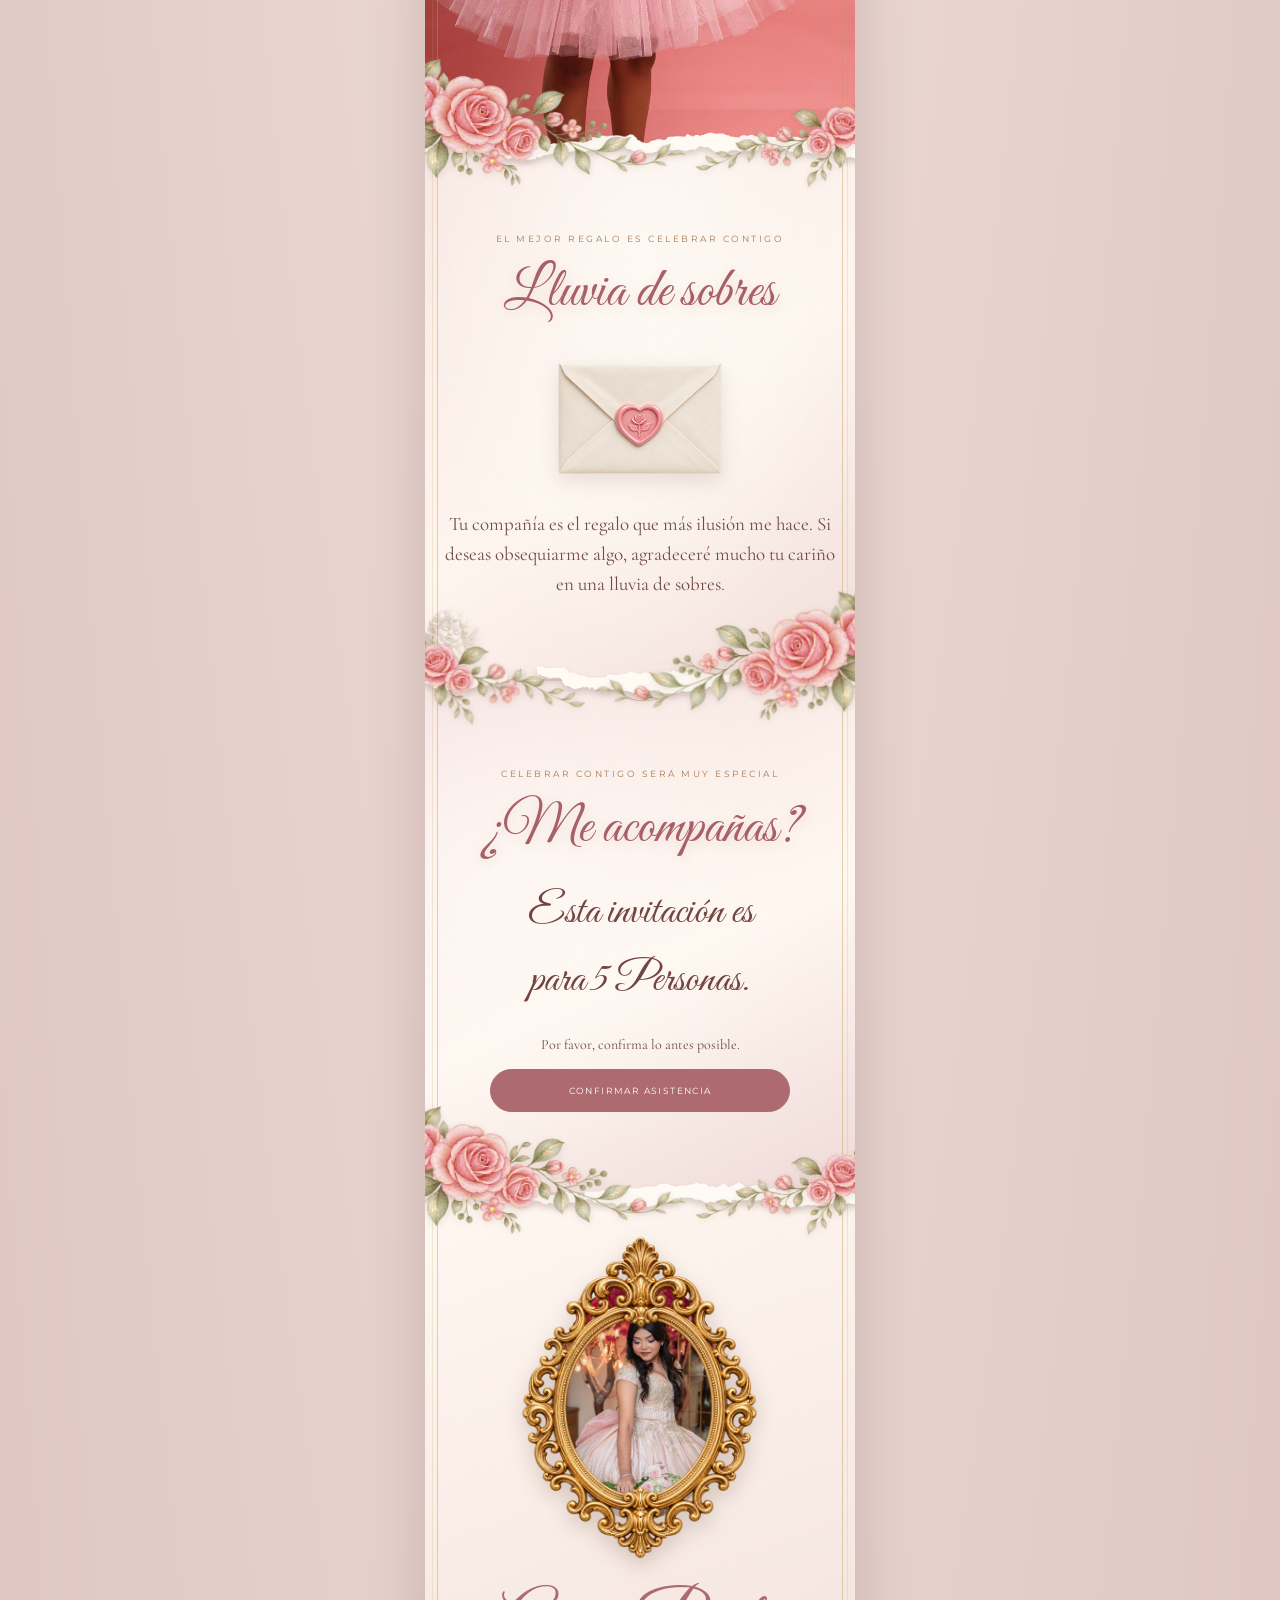
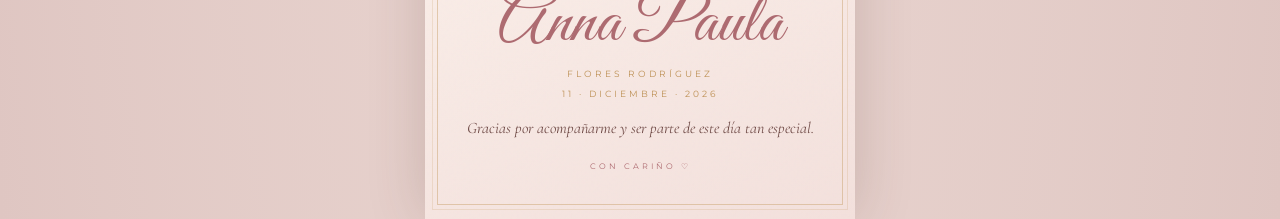
<file: xv-ana-paula-5-pases.html>
<!doctype html>
<html lang="es">

<head>
    <meta charset="utf-8">
    <meta name="viewport" content="width=device-width,initial-scale=1">
    <meta name="theme-color" content="#f8e9e8">
    <meta name="description"
        content="Invitación a los XV años de Anna Paula Flores Rodríguez · 11 de diciembre de 2026.">
    <title>Anna Paula · Mis XV años</title>
    <link rel="preconnect" href="https://fonts.googleapis.com">
    <link rel="preconnect" href="https://fonts.gstatic.com" crossorigin>
    <link
        href="https://fonts.googleapis.com/css2?family=Cormorant+Garamond:wght@400;500;600;700&family=Great+Vibes&family=Montserrat:wght@300;400;500;600&display=swap"
        rel="stylesheet">
    <link rel="stylesheet" href="styles.css">
</head>

<body>
    <div class="invitation-shell">
        <div class="paper-grain"></div>

        <main>
            <section class="hero" id="inicio">
                <picture class="hero-photo"><img src="assets/polie-hero-mobile.jpeg"
                        alt="Anna Paula con vestido rosa en la escalera decorada de sus XV años"></picture>
                <div class="hero-inner">
                    <p class="eyebrow reveal">CON LA BENDICIÓN DE DIOS, MI FAMILIA Y YO TE INVITAMOS A CELEBRAR</p>
                    <p class="hero-pre">MIS XV</p>
                    <h1 class="script hero-name">Anna Paula</h1>
                    <p class="hero-phrase">Una noche para celebrar y recordar siempre.</p><a class="scroll"
                        href="#invitacion">DESCUBRE CADA DETALLE <b>↓</b></a>
                </div>
            </section>
            <!-- Transición editable: cambia las imágenes de papel o flores directamente aquí. -->
            <div class="section-join" aria-hidden="true">
                <img class="section-join__paper" src="assets/papel-rasgado-1.png" alt="">
                <img class="section-join__flowers" src="assets/flores-separador.png" alt="">
            </div>
            <section class="invitation section photo-end-section" id="invitacion">
                <img class="decoration-cutout decoration-cutout--rosa" src="assets/cutouts/rosa.png" alt="" aria-hidden="true">
                <p class="eyebrow">UNA FECHA MUY ESPECIAL</p>
                <h2 class="script">Mis XV años</h2>
                <p class="full-name">Anna Paula Flores Rodríguez</p>
                <p class="body-copy">Con la bendición de Dios, agradezco estos quince años llenos de vida, sueños y
                    alegría. Mis papás y yo queremos invitarte a celebrar conmigo esta fecha tan especial.</p>
                <p class="body-copy">Como dice BTS en «Mikrokosmos»: «Brillas más que nadie». Tu compañía hará aún
                    más luminosa esta noche.</p>
                <div class="family-list">
                    <div class="family-group"><span>Mis papás</span><strong>Juan Carlos Flores Reyna<br>Abigail
                            Rodríguez Barrientos</strong></div>
                    <div class="family-group"><span>Mis padrinos</span><strong>María de los Ángeles Barrientos<br>Marcos
                            Rodríguez<br>Adriana Castelo<br>Elizabeth Barrientos</strong></div>
                </div>
                <figure class="photo-insert photo-insert--osito"><img src="assets/anna-paula-osito.jpeg"
                        alt="Anna Paula con su osito, luciendo su vestido rosa" loading="lazy"></figure>
            </section>
            <div class="section-join section-join--reverse--bottomosito" aria-hidden="true">
                <img class="section-join__paper" src="assets/papel-rasgado-2.png" alt="">
                <img class="section-join__flowers" src="assets/flores-separador.png" alt="">
            </div>
            <section>
                <div class="countdown-card">
                    <p class="eyebrow">EL GRAN DÍA SE ACERCA</p>
                    <h3 class="script">Falta muy poco para mis XV</h3>
                    <div class="countdown">
                        <div><strong id="days">--</strong><small>DÍAS</small></div><span>:</span>
                        <div><strong id="hours">--</strong><small>HORAS</small></div><span>:</span>
                        <div><strong id="minutes">--</strong><small>MIN</small></div><span>:</span>
                        <div><strong id="seconds">--</strong><small>SEG</small></div>
                    </div><span class="countdown-heart" aria-hidden="true">♡</span>
                </div>
                <figure class="photo-insert photo-insert--celebracion"><img src="assets/anna-paula-celebracion.jpeg"
                        alt="Anna Paula con su pastel de XV años" loading="lazy"></figure>
            </section>
            
            <div class="section-join" aria-hidden="true">
                <img class="section-join__paper" src="assets/papel-rasgado-3.png" alt="">
                <img class="section-join__flowers" src="assets/flores-separador.png" alt="">
            </div>
            <section class="venue section photo-end-section" id="lugar">
                <p class="eyebrow">CELEBRAREMOS EN DOS LUGARES</p>
                <h2 class="script">Ceremonia y recepción</h2>
                <div class="venue-card">
                    <p class="venue-type">CEREMONIA RELIGIOSA</p>
                    <img class="venue-photo" src="assets/parroquia-santisima-trinidad.webp"
                        alt="Interior de la Parroquia de la Santísima Trinidad" loading="lazy">
                    <h3>Parroquia de la Santísima Trinidad</h3>
                    <p class="venue-details"><time>5:30 p. m.</time><span>Avenida Independencia 168<br>Col. Valles de Huinalá, Apodaca, Nuevo León</span></p>
                    <a class="outline-btn"
                        href="https://www.google.com/maps/dir/?api=1&amp;destination=Av+Independencia+168%2C+Valle+de+Huinal%C3%A1+I%2C+66634+Apodaca%2C+N.L."
                        target="_blank" rel="noopener noreferrer">CÓMO LLEGAR</a>
                </div>
                <div class="venue-card">
                    <p class="venue-type">RECEPCIÓN</p>
                    <img class="venue-photo" src="assets/salon-el-milagro.webp"
                        alt="Salón El Milagro decorado para una celebración" loading="lazy">
                    <h3>El Milagro Eventos</h3>
                    <p class="venue-details"><time>Acceso desde las 7:30 p. m.</time><span>Julián Treviño Elizondo 525<br>Col. El Milagro, Apodaca, Nuevo León</span></p>
                    <a class="outline-btn"
                        href="https://www.google.com/maps/dir/?api=1&amp;destination=Blvd+Juli%C3%A1n+Trevi%C3%B1o+Elizondo+525%2C+El+Milagro%2C+66634+Apodaca%2C+N.L."
                        target="_blank" rel="noopener noreferrer">CÓMO LLEGAR</a>
                </div>
                <p class="note">Nos encantará recibirte y compartir contigo cada momento.</p>
                <figure class="photo-insert photo-insert--pastel"><img src="assets/anna-paula-pastel.jpeg"
                        alt="Anna Paula con su pastel de XV años" loading="lazy"></figure>
            </section>
            <div class="section-join section-join--reverse--section-cake" aria-hidden="true">
                <img class="section-join__paper" src="assets/papel-rasgado-1.png" alt="">
                <img class="section-join__flowers" src="assets/flores-separador.png" alt="">
            </div>
            <section class="schedule section" id="itinerario">
                <img class="decoration-cutout decoration-cutout--llave-lazo" src="assets/cutouts/llave-lazo.png" alt="" aria-hidden="true">
                <p class="eyebrow">HORARIOS DEL EVENTO</p>
                <h2 class="script">Itinerario de la celebración</h2>
                <div class="timeline">
                    <article><time>5:30 p. m.</time><span class="timeline-dot"><img class="timeline-icon" src="assets/icons/iglesia.png" alt=""></span>
                        <div>
                            <h3>Ceremonia religiosa</h3>
                            <p>Parroquia de la Santísima Trinidad</p>
                        </div>
                    </article>
                    <article><time>7:30 p. m.</time><span class="timeline-dot"><img class="timeline-icon" src="assets/icons/alfombra-roja.png" alt=""></span>
                        <div>
                            <h3>Acceso al salón</h3>
                            <p>Te recibimos para comenzar la celebración.</p>
                        </div>
                    </article>
                    <article><time>8:00 p. m.</time><span class="timeline-dot"><img class="timeline-icon" src="assets/icons/escena.png" alt=""></span>
                        <div>
                            <h3>Inicio del evento</h3>
                            <p>Compartimos juntos esta noche especial.</p>
                        </div>
                    </article>
                    <article><time>8:20 p. m.</time><span class="timeline-dot"><img class="timeline-icon" src="assets/icons/corona.png" alt=""></span>
                        <div>
                            <h3>Presentación de Anna Paula</h3>
                            <p>Anna Paula hace su entrada para celebrar sus XV.</p>
                        </div>
                    </article>
                </div>
            </section>
            <div class="section-join" aria-hidden="true">
                <img class="section-join__paper" src="assets/papel-rasgado-2.png" alt="">
                <img class="section-join__flowers" src="assets/flores-separador.png" alt="">
            </div>
            <section class="dress section" id="vestimenta">
                <img class="decoration-cutout decoration-cutout--perfume-rosa" src="assets/cutouts/perfume-rosa.png" alt="" aria-hidden="true">
                <p class="eyebrow">CELEBREMOS CON ELEGANCIA</p>
                <h2 class="script">Código de vestimenta</h2>
                <div class="dress-art" aria-label="Vestido y traje de etiqueta">
                    <img class="dress-art--formal" src="assets/formal.png" alt="">
                </div>
                <h3>Formal y de etiqueta</h3>
                <p>Te esperamos con atuendo formal para compartir esta ocasión especial.</p>
                <div class="wine-note">
                    <span class="pink1"></span><br>
                    <span class="pink2"></span><br>
                    <span class="pink3"></span><br>
                    <p>Por favor, deja el color <b>rosa</b> para Anna Paula.</p>
                </div>
            </section>
            <div class="section-join section-join--reverse" aria-hidden="true">
                <img class="section-join__paper" src="assets/papel-rasgado-3.png" alt="">
                <img class="section-join__flowers" src="assets/flores-separador.png" alt="">
            </div>
            <section class="gallery section photo-end-section" id="galeria">
                <img class="decoration-cutout decoration-cutout--rosa" src="assets/cutouts/rosa.png" alt="" aria-hidden="true">
                <p class="eyebrow">CADA ETAPA GUARDA ALGO ESPECIAL</p>
                <h2 class="script">Un viaje por mis recuerdos</h2>
                <div class="memory-collage" aria-label="Collage de fotografías de infancia de Anna Paula">
                    <figure class="memory-print memory-print--baby"><img src="assets/infancia/infancia-bebe.jpeg" alt="Anna Paula de bebé, vestida de rosa" loading="eager"></figure>
                    <figure class="memory-print memory-print--pink"><img src="assets/infancia/infancia-vestido-rosa.jpeg" alt="Anna Paula de niña con vestido rosa" loading="eager"></figure>
                    <figure class="memory-print memory-print--school"><img src="assets/infancia/infancia-escolar.jpeg" alt="Anna Paula durante su infancia" loading="eager"></figure>
                    <figure class="memory-print memory-print--portrait"><img src="assets/infancia/infancia-retrato.jpeg" alt="Anna Paula en una celebración familiar" loading="eager"></figure>
                    <figure class="memory-print memory-print--main"><img src="assets/infancia/infancia-vestido-fiesta.jpeg" alt="Anna Paula de niña con vestido de fiesta" loading="eager"></figure>
                    <img class="decoration-cutout memory-sticker memory-sticker--bow" src="assets/cutouts/lazo-rosa.png" alt="" aria-hidden="true">
                    <img class="decoration-cutout memory-sticker memory-sticker--bouquet" src="assets/cutouts/ramo-rosas.png" alt="" aria-hidden="true">
                </div>
                <figure class="photo-insert photo-insert--mascota photo-insert--near-gifts"><img src="assets/anna-paula-mascota.jpeg"
                        alt="Anna Paula con su perrito" loading="lazy"></figure>
            </section>
            <div class="section-join" aria-hidden="true">
                <img class="section-join__paper" src="assets/papel-rasgado-1.png" alt="">
                <img class="section-join__flowers" src="assets/flores-separador.png" alt="">
            </div>
            <section class="gifts section" id="regalos">
                <img class="decoration-cutout decoration-cutout--angelito" src="assets/cutouts/angelito.png" alt="" aria-hidden="true">
                <p class="eyebrow">EL MEJOR REGALO ES CELEBRAR CONTIGO</p>
                <h2 class="script">Lluvia de sobres</h2>
                <img class="gift-envelope" src="assets/cutouts/sobre-sello.png" alt="Sobre con sello rosa, una opción para la lluvia de sobres" loading="lazy">
                <p>Tu compañía es el regalo que más ilusión me hace. Si deseas obsequiarme algo, agradeceré mucho tu
                    cariño en una lluvia de sobres.</p>
            </section>
            <div class="section-join section-join--reverse --two" aria-hidden="true">
                <img class="section-join__paper" src="assets/papel-rasgado-2.png" alt="">
                <img class="section-join__flowers" src="assets/flores-separador.png" alt="">
            </div>
            <section class="rsvp section" id="confirmar">
                <p class="eyebrow">CELEBRAR CONTIGO SERÁ MUY ESPECIAL</p>
                <h2 class="script">¿Me acompañas?</h2>
                <!-- Cambia “1 pase” aquí en cada copia de la invitación. -->
                <p class="assigned-passes">Esta invitación es para <strong>5 Personas</strong>.</p>
                <p class="rsvp-deadline">Por favor, confirma lo antes posible.</p>
                <a class="solid-btn" href="https://forms.gle/rgP6WLGHKEsWkpuK9"
                    target="_blank" rel="noopener noreferrer">CONFIRMAR ASISTENCIA</a>
            </section>
            <div class="section-join" aria-hidden="true">
                <img class="section-join__paper" src="assets/papel-rasgado-3.png" alt="">
                <img class="section-join__flowers" src="assets/flores-separador.png" alt="">
            </div>
        </main>
        <footer>
            <div class="portrait-mirror" aria-label="Anna Paula enmarcada en un espejo dorado"><img
                    class="portrait-mirror-photo" src="assets/anna-paula-floral.jpeg"
                    alt="Anna Paula con su vestido y ramo de rosas"><img class="portrait-mirror-frame"
                    src="assets/cutouts/espejo-dorado.png" alt="" aria-hidden="true"></div>
            <p class="script">Anna Paula</p><span>FLORES RODRÍGUEZ <br> 11 · DICIEMBRE · 2026</span>
            <p>Gracias por acompañarme y ser parte de este día tan especial.</p><small>CON CARIÑO ♡</small>
        </footer>
    </div>
    <audio id="background-song" src="assets/please.mp3" preload="none" loop></audio>
    <button id="music-toggle" class="music-toggle" type="button" aria-label="Reproducir canción"
        aria-pressed="false"><svg class="music-toggle__play" viewBox="0 0 24 24" aria-hidden="true">
            <path d="M8 5v14l11-7z" />
        </svg><svg class="music-toggle__pause" viewBox="0 0 24 24" aria-hidden="true">
            <path d="M7 5h4v14H7zm7 0h4v14h-4z" />
        </svg></button>
    <script src="script.js" defer></script>
</body>

</html>
</file>
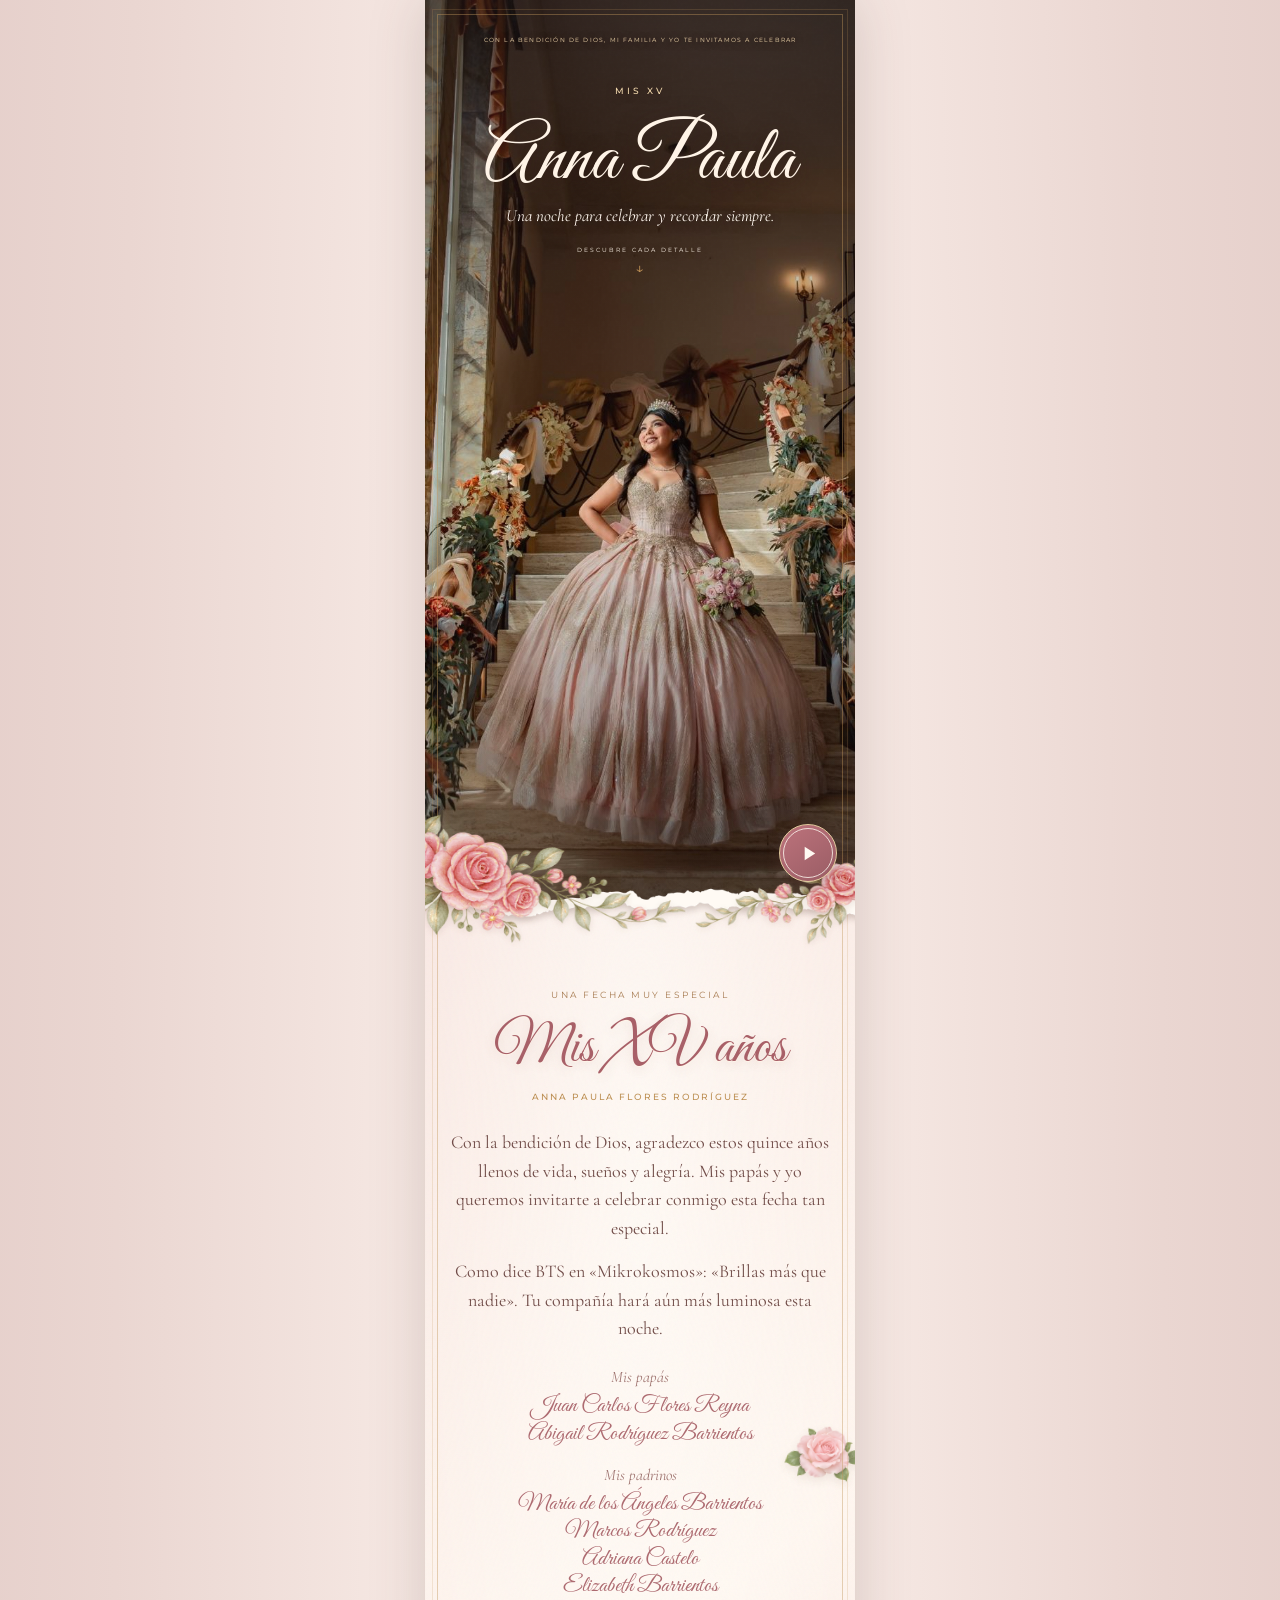
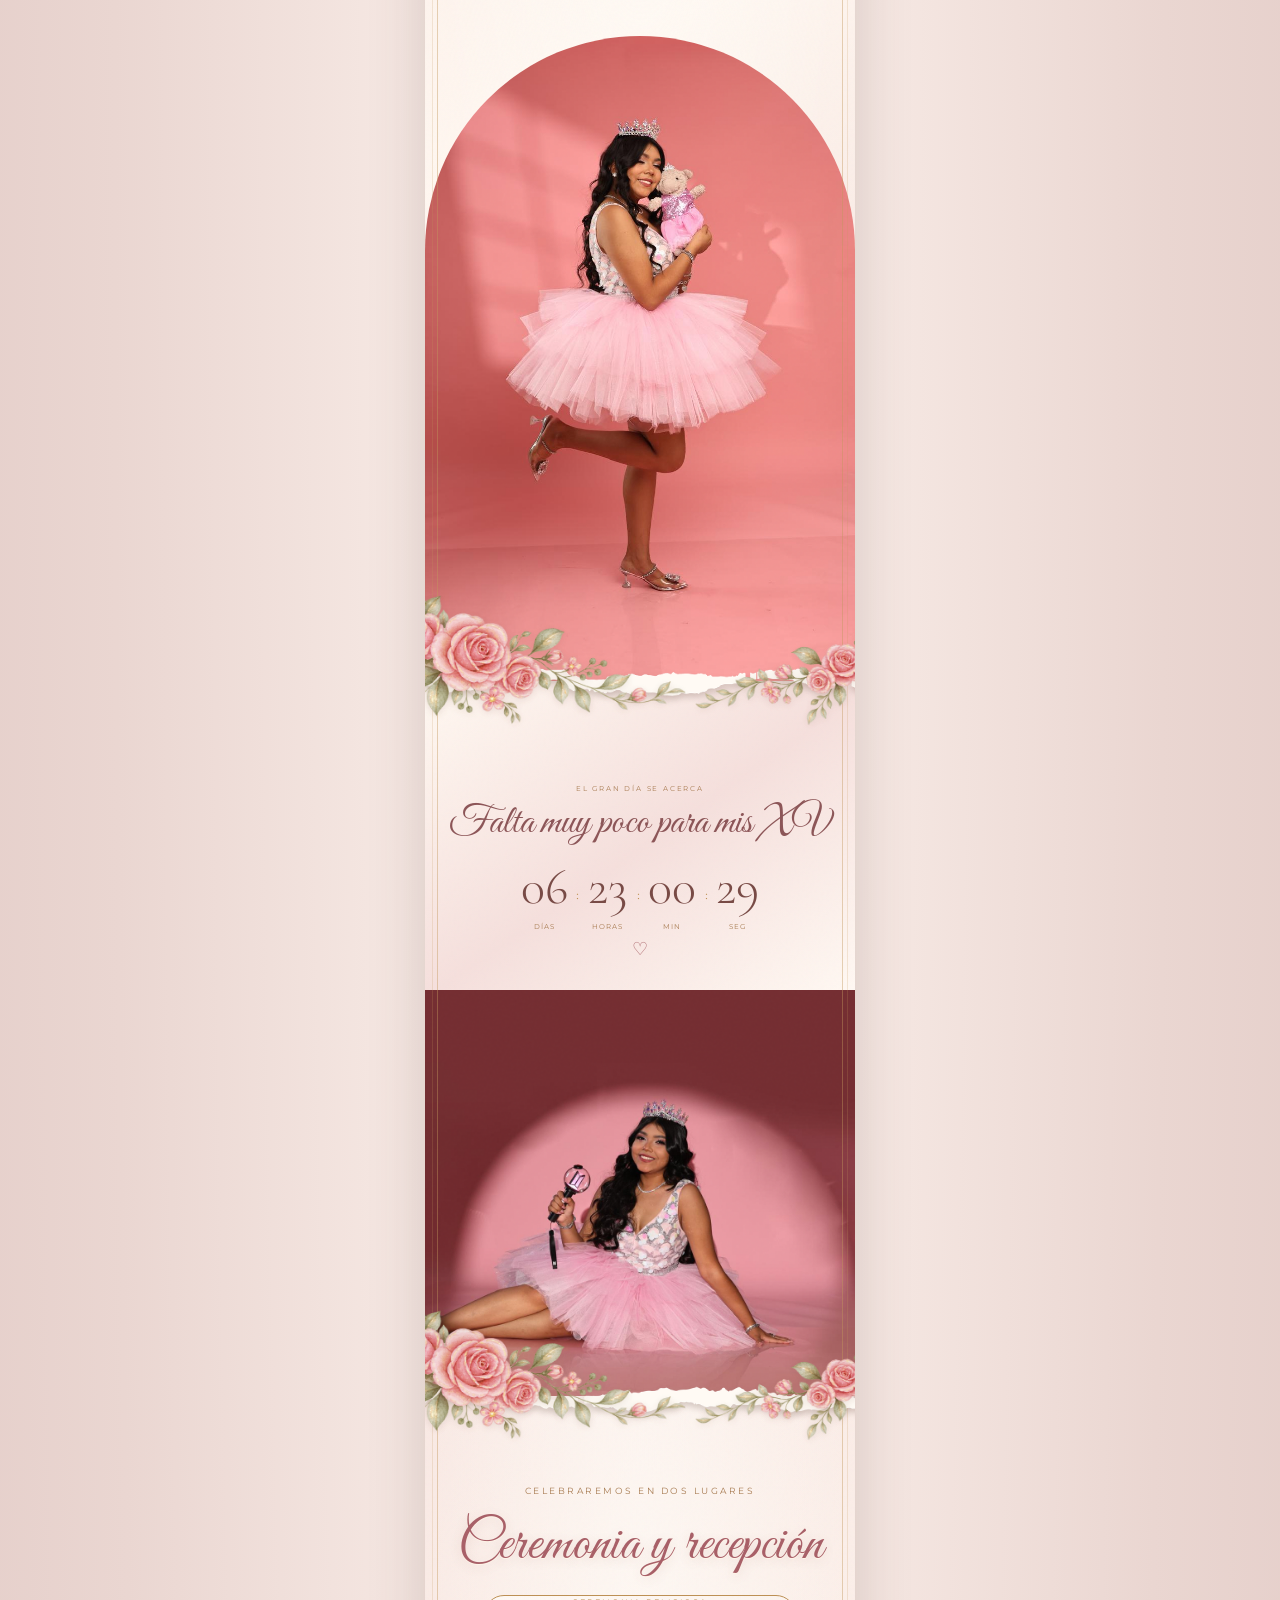
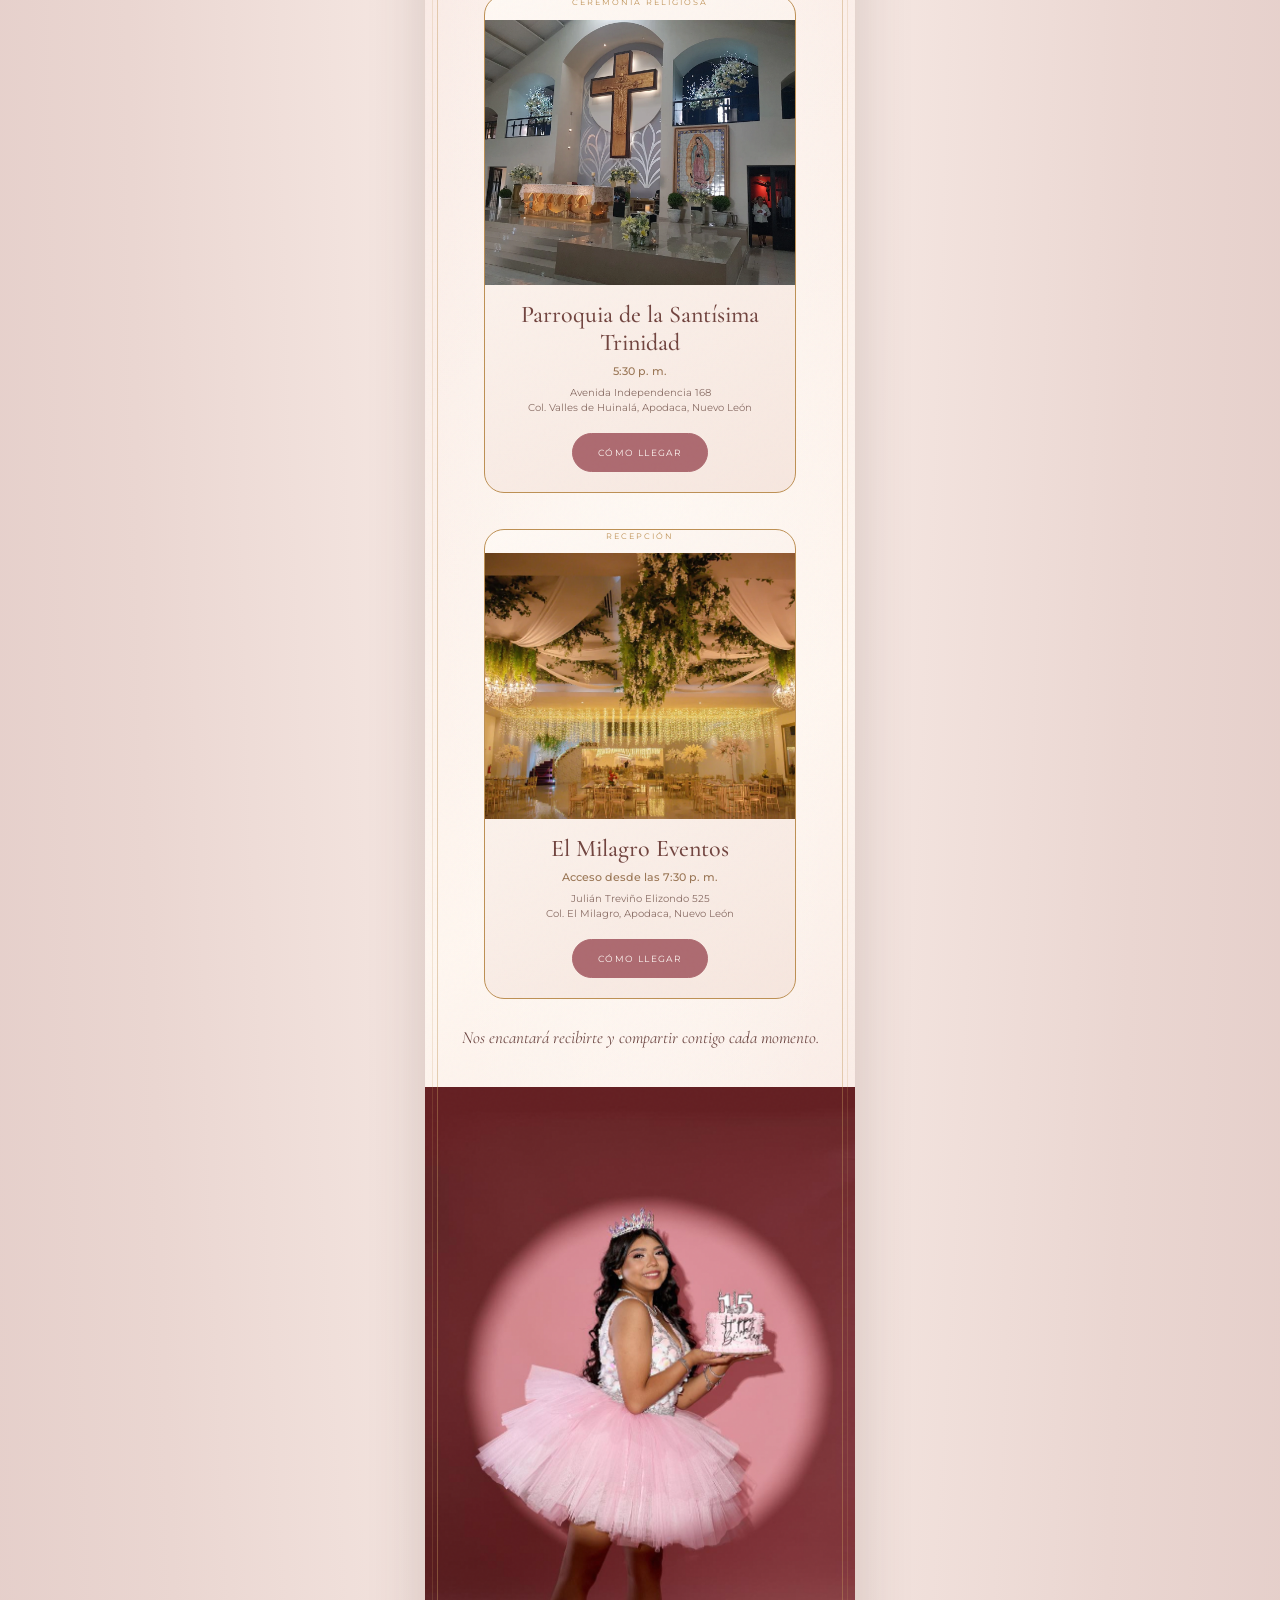
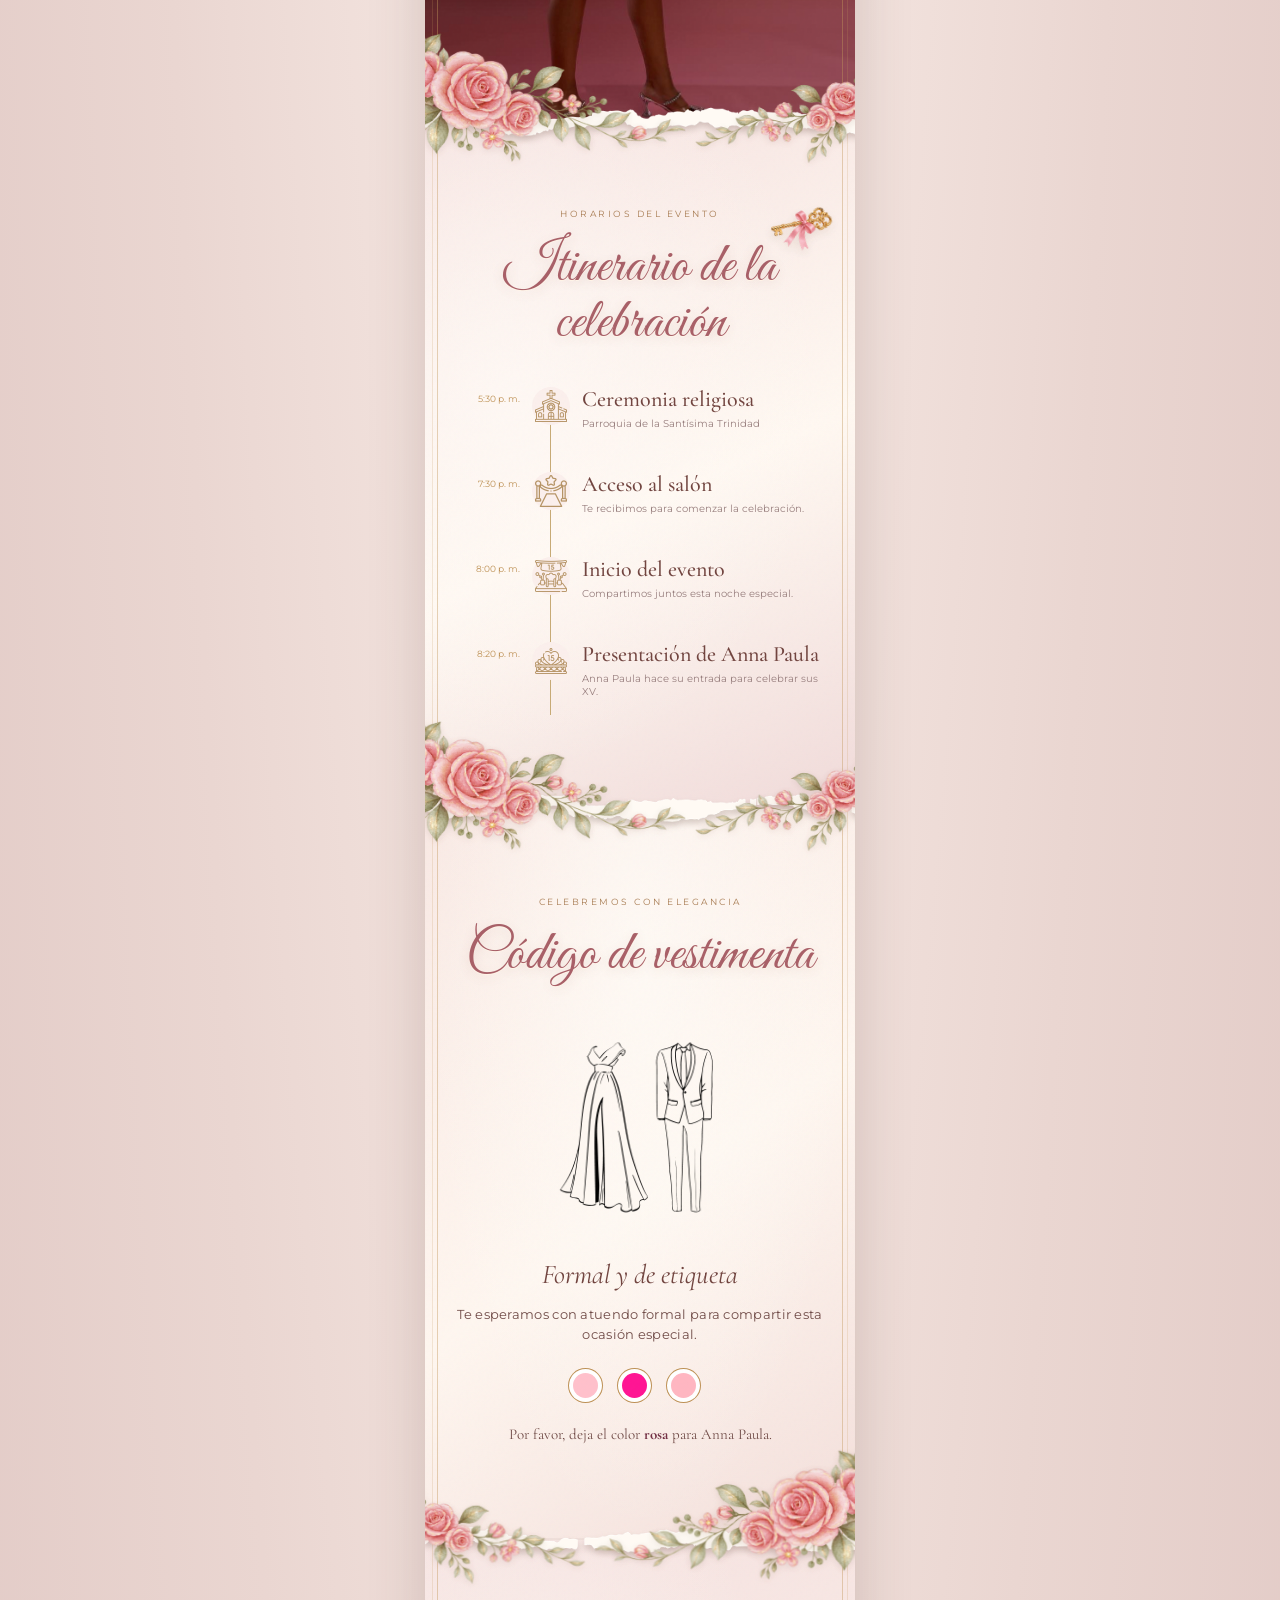
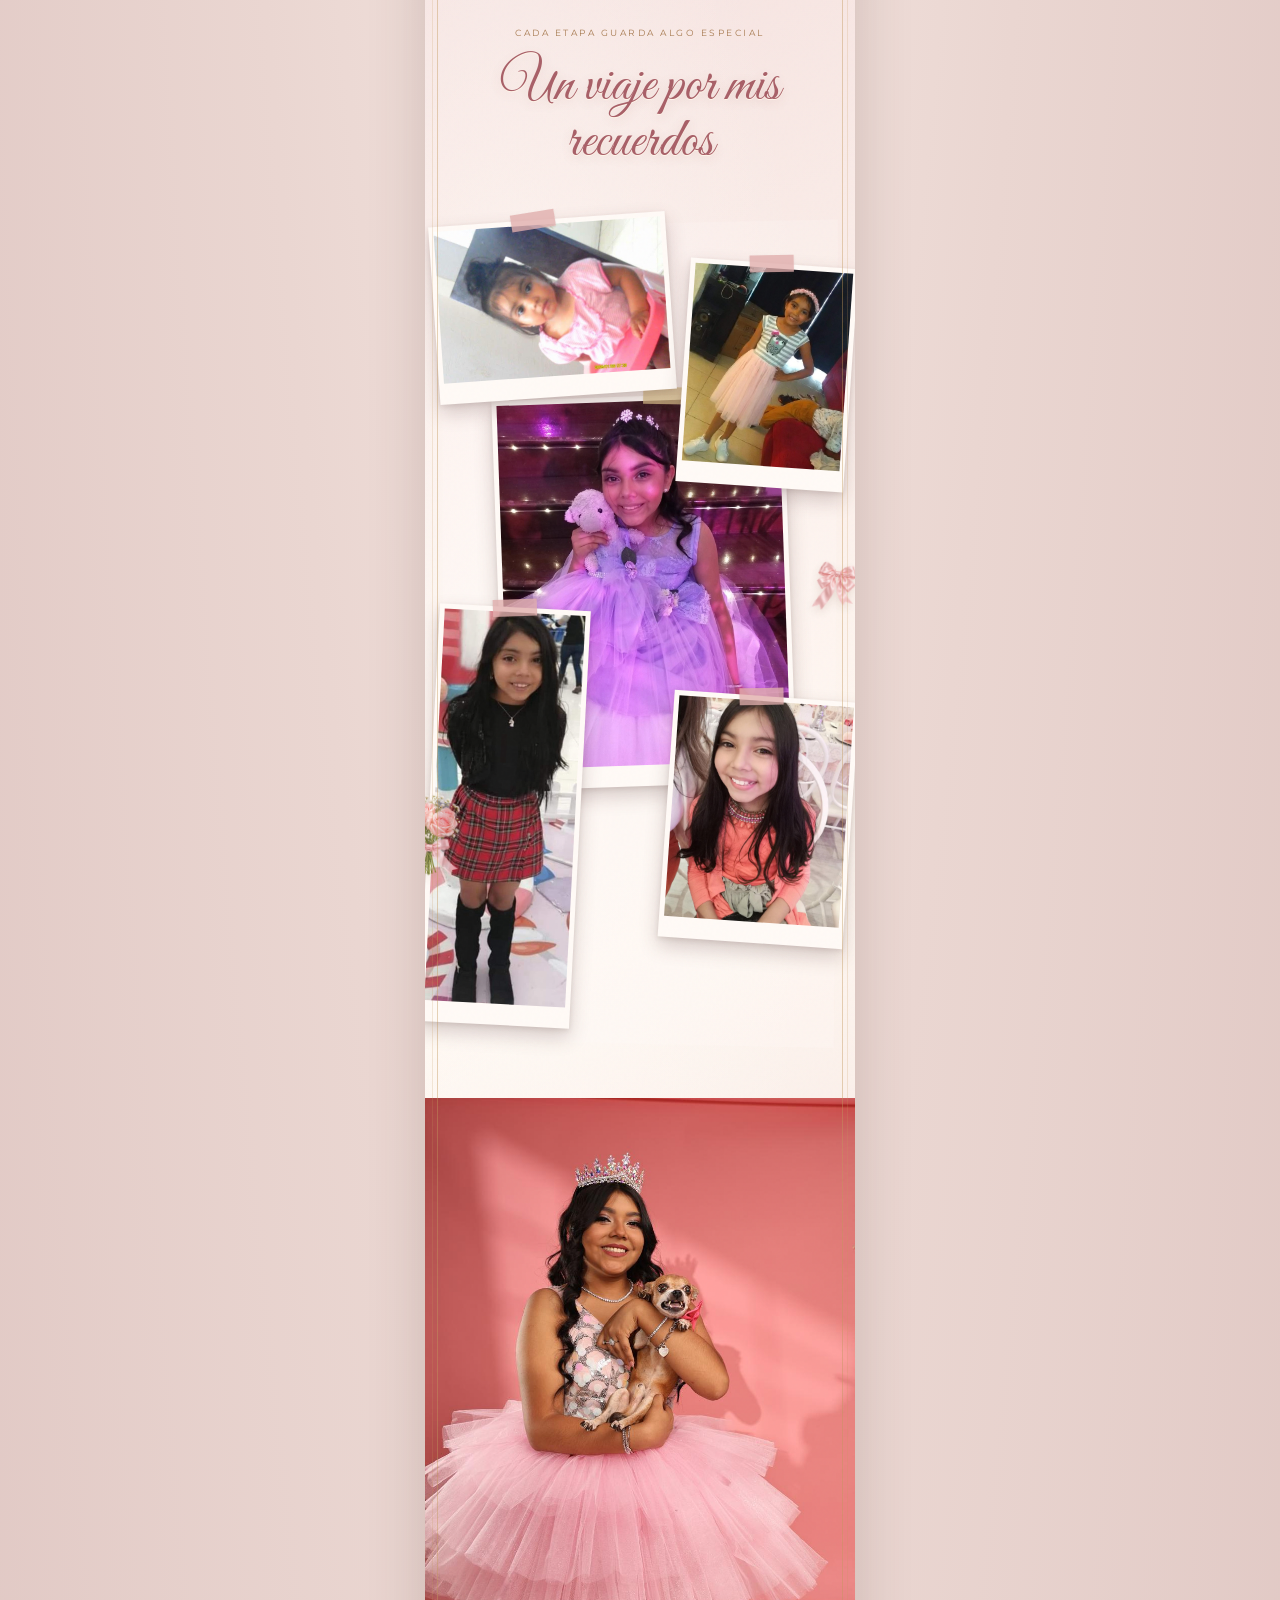
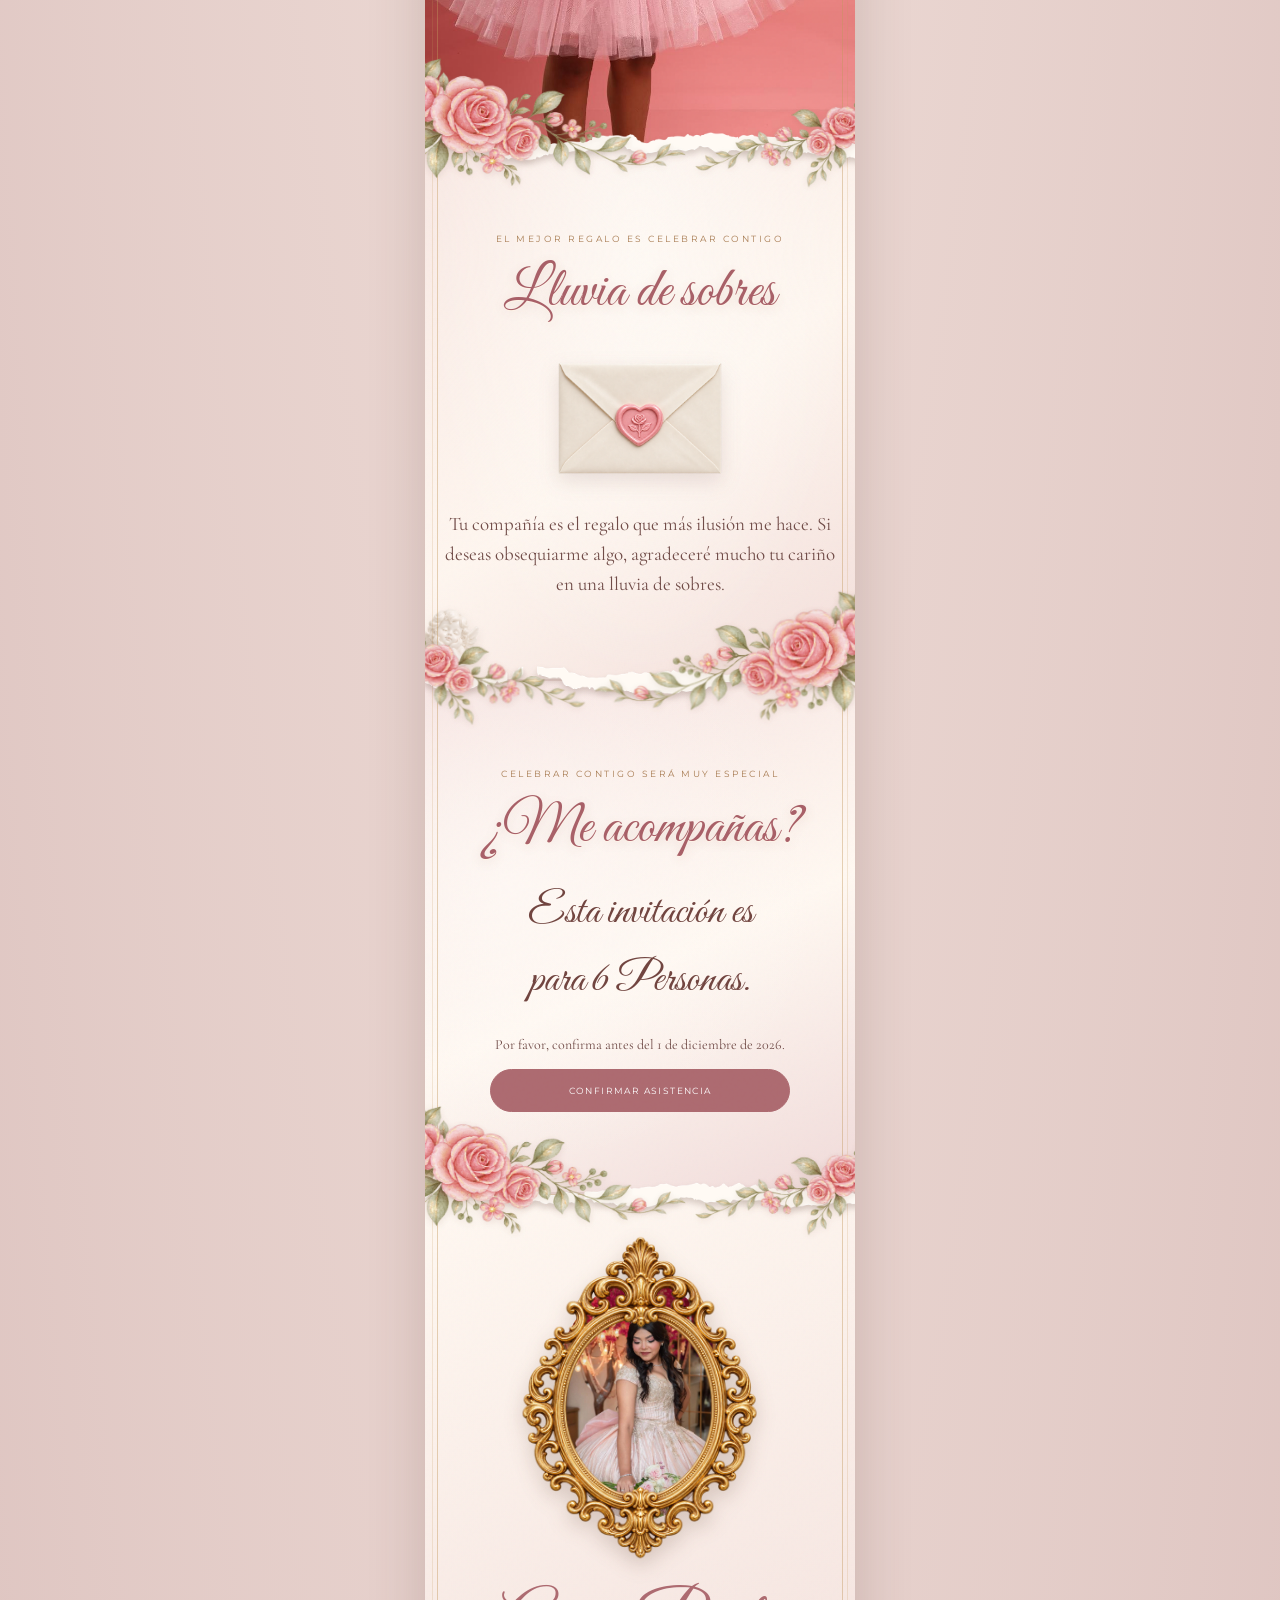
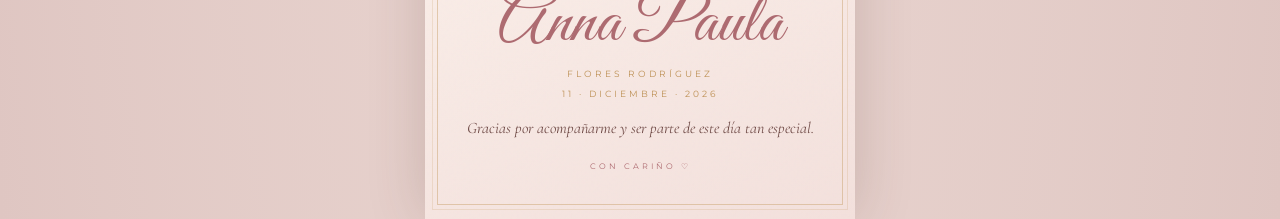
<file: xv-ana-paula-6-pases.html>
<!doctype html>
<html lang="es">

<head>
    <meta charset="utf-8">
    <meta name="viewport" content="width=device-width,initial-scale=1">
    <meta name="theme-color" content="#f8e9e8">
    <meta name="description"
        content="Invitación a los XV años de Anna Paula Flores Rodríguez · 11 de diciembre de 2026.">
    <title>Anna Paula · Mis XV años</title>
    <link rel="preconnect" href="https://fonts.googleapis.com">
    <link rel="preconnect" href="https://fonts.gstatic.com" crossorigin>
    <link
        href="https://fonts.googleapis.com/css2?family=Cormorant+Garamond:wght@400;500;600;700&family=Great+Vibes&family=Montserrat:wght@300;400;500;600&display=swap"
        rel="stylesheet">
    <link rel="stylesheet" href="styles.css">
</head>

<body>
    <div class="invitation-shell">
        <div class="paper-grain"></div>

        <main>
            <section class="hero" id="inicio">
                <picture class="hero-photo"><img src="assets/polie-hero-mobile.jpeg"
                        alt="Anna Paula con vestido rosa en la escalera decorada de sus XV años"></picture>
                <div class="hero-inner">
                    <p class="eyebrow reveal">CON LA BENDICIÓN DE DIOS, MI FAMILIA Y YO TE INVITAMOS A CELEBRAR</p>
                    <p class="hero-pre">MIS XV</p>
                    <h1 class="script hero-name">Anna Paula</h1>
                    <p class="hero-phrase">Una noche para celebrar y recordar siempre.</p><a class="scroll"
                        href="#invitacion">DESCUBRE CADA DETALLE <b>↓</b></a>
                </div>
            </section>
            <!-- Transición editable: cambia las imágenes de papel o flores directamente aquí. -->
            <div class="section-join" aria-hidden="true">
                <img class="section-join__paper" src="assets/papel-rasgado-1.png" alt="">
                <img class="section-join__flowers" src="assets/flores-separador.png" alt="">
            </div>
            <section class="invitation section photo-end-section" id="invitacion">
                <img class="decoration-cutout decoration-cutout--rosa" src="assets/cutouts/rosa.png" alt="" aria-hidden="true">
                <p class="eyebrow">UNA FECHA MUY ESPECIAL</p>
                <h2 class="script">Mis XV años</h2>
                <p class="full-name">Anna Paula Flores Rodríguez</p>
                <p class="body-copy">Con la bendición de Dios, agradezco estos quince años llenos de vida, sueños y
                    alegría. Mis papás y yo queremos invitarte a celebrar conmigo esta fecha tan especial.</p>
                <p class="body-copy">Como dice BTS en «Mikrokosmos»: «Brillas más que nadie». Tu compañía hará aún
                    más luminosa esta noche.</p>
                <div class="family-list">
                    <div class="family-group"><span>Mis papás</span><strong>Juan Carlos Flores Reyna<br>Abigail
                            Rodríguez Barrientos</strong></div>
                    <div class="family-group"><span>Mis padrinos</span><strong>María de los Ángeles Barrientos<br>Marcos
                            Rodríguez<br>Adriana Castelo<br>Elizabeth Barrientos</strong></div>
                </div>
                <figure class="photo-insert photo-insert--osito"><img src="assets/anna-paula-osito.jpeg"
                        alt="Anna Paula con su osito, luciendo su vestido rosa" loading="lazy"></figure>
            </section>
            <div class="section-join section-join--reverse--bottomosito" aria-hidden="true">
                <img class="section-join__paper" src="assets/papel-rasgado-2.png" alt="">
                <img class="section-join__flowers" src="assets/flores-separador.png" alt="">
            </div>
            <section>
                <div class="countdown-card">
                    <p class="eyebrow">EL GRAN DÍA SE ACERCA</p>
                    <h3 class="script">Falta muy poco para mis XV</h3>
                    <div class="countdown">
                        <div><strong id="days">--</strong><small>DÍAS</small></div><span>:</span>
                        <div><strong id="hours">--</strong><small>HORAS</small></div><span>:</span>
                        <div><strong id="minutes">--</strong><small>MIN</small></div><span>:</span>
                        <div><strong id="seconds">--</strong><small>SEG</small></div>
                    </div><span class="countdown-heart" aria-hidden="true">♡</span>
                </div>
                <figure class="photo-insert photo-insert--celebracion"><img src="assets/anna-paula-celebracion.jpeg"
                        alt="Anna Paula con su pastel de XV años" loading="lazy"></figure>
            </section>
            
            <div class="section-join" aria-hidden="true">
                <img class="section-join__paper" src="assets/papel-rasgado-3.png" alt="">
                <img class="section-join__flowers" src="assets/flores-separador.png" alt="">
            </div>
            <section class="venue section photo-end-section" id="lugar">
                <p class="eyebrow">CELEBRAREMOS EN DOS LUGARES</p>
                <h2 class="script">Ceremonia y recepción</h2>
                <div class="venue-card">
                    <p class="venue-type">CEREMONIA RELIGIOSA</p>
                    <img class="venue-photo" src="assets/parroquia-santisima-trinidad.webp"
                        alt="Interior de la Parroquia de la Santísima Trinidad" loading="lazy">
                    <h3>Parroquia de la Santísima Trinidad</h3>
                    <p class="venue-details"><time>5:30 p. m.</time><span>Avenida Independencia 168<br>Col. Valles de Huinalá, Apodaca, Nuevo León</span></p>
                    <a class="outline-btn"
                        href="https://www.google.com/maps/dir/?api=1&amp;destination=Av+Independencia+168%2C+Valle+de+Huinal%C3%A1+I%2C+66634+Apodaca%2C+N.L."
                        target="_blank" rel="noopener noreferrer">CÓMO LLEGAR</a>
                </div>
                <div class="venue-card">
                    <p class="venue-type">RECEPCIÓN</p>
                    <img class="venue-photo" src="assets/salon-el-milagro.webp"
                        alt="Salón El Milagro decorado para una celebración" loading="lazy">
                    <h3>El Milagro Eventos</h3>
                    <p class="venue-details"><time>Acceso desde las 7:30 p. m.</time><span>Julián Treviño Elizondo 525<br>Col. El Milagro, Apodaca, Nuevo León</span></p>
                    <a class="outline-btn"
                        href="https://www.google.com/maps/dir/?api=1&amp;destination=Blvd+Juli%C3%A1n+Trevi%C3%B1o+Elizondo+525%2C+El+Milagro%2C+66634+Apodaca%2C+N.L."
                        target="_blank" rel="noopener noreferrer">CÓMO LLEGAR</a>
                </div>
                <p class="note">Nos encantará recibirte y compartir contigo cada momento.</p>
                <figure class="photo-insert photo-insert--pastel"><img src="assets/anna-paula-pastel.jpeg"
                        alt="Anna Paula con su pastel de XV años" loading="lazy"></figure>
            </section>
            <div class="section-join section-join--reverse--section-cake" aria-hidden="true">
                <img class="section-join__paper" src="assets/papel-rasgado-1.png" alt="">
                <img class="section-join__flowers" src="assets/flores-separador.png" alt="">
            </div>
            <section class="schedule section" id="itinerario">
                <img class="decoration-cutout decoration-cutout--llave-lazo" src="assets/cutouts/llave-lazo.png" alt="" aria-hidden="true">
                <p class="eyebrow">HORARIOS DEL EVENTO</p>
                <h2 class="script">Itinerario de la celebración</h2>
                <div class="timeline">
                    <article><time>5:30 p. m.</time><span class="timeline-dot"><img class="timeline-icon" src="assets/icons/iglesia.png" alt=""></span>
                        <div>
                            <h3>Ceremonia religiosa</h3>
                            <p>Parroquia de la Santísima Trinidad</p>
                        </div>
                    </article>
                    <article><time>7:30 p. m.</time><span class="timeline-dot"><img class="timeline-icon" src="assets/icons/alfombra-roja.png" alt=""></span>
                        <div>
                            <h3>Acceso al salón</h3>
                            <p>Te recibimos para comenzar la celebración.</p>
                        </div>
                    </article>
                    <article><time>8:00 p. m.</time><span class="timeline-dot"><img class="timeline-icon" src="assets/icons/escena.png" alt=""></span>
                        <div>
                            <h3>Inicio del evento</h3>
                            <p>Compartimos juntos esta noche especial.</p>
                        </div>
                    </article>
                    <article><time>8:20 p. m.</time><span class="timeline-dot"><img class="timeline-icon" src="assets/icons/corona.png" alt=""></span>
                        <div>
                            <h3>Presentación de Anna Paula</h3>
                            <p>Anna Paula hace su entrada para celebrar sus XV.</p>
                        </div>
                    </article>
                </div>
            </section>
            <div class="section-join" aria-hidden="true">
                <img class="section-join__paper" src="assets/papel-rasgado-2.png" alt="">
                <img class="section-join__flowers" src="assets/flores-separador.png" alt="">
            </div>
            <section class="dress section" id="vestimenta">
                <img class="decoration-cutout decoration-cutout--perfume-rosa" src="assets/cutouts/perfume-rosa.png" alt="" aria-hidden="true">
                <p class="eyebrow">CELEBREMOS CON ELEGANCIA</p>
                <h2 class="script">Código de vestimenta</h2>
                <div class="dress-art" aria-label="Vestido y traje de etiqueta">
                    <img class="dress-art--formal" src="assets/formal.png" alt="">
                </div>
                <h3>Formal y de etiqueta</h3>
                <p>Te esperamos con atuendo formal para compartir esta ocasión especial.</p>
                <div class="wine-note">
                    <span class="pink1"></span><br>
                    <span class="pink2"></span><br>
                    <span class="pink3"></span><br>
                    <p>Por favor, deja el color <b>rosa</b> para Anna Paula.</p>
                </div>
            </section>
            <div class="section-join section-join--reverse" aria-hidden="true">
                <img class="section-join__paper" src="assets/papel-rasgado-3.png" alt="">
                <img class="section-join__flowers" src="assets/flores-separador.png" alt="">
            </div>
            <section class="gallery section photo-end-section" id="galeria">
                <img class="decoration-cutout decoration-cutout--rosa" src="assets/cutouts/rosa.png" alt="" aria-hidden="true">
                <p class="eyebrow">CADA ETAPA GUARDA ALGO ESPECIAL</p>
                <h2 class="script">Un viaje por mis recuerdos</h2>
                <div class="memory-collage" aria-label="Collage de fotografías de infancia de Anna Paula">
                    <figure class="memory-print memory-print--baby"><img src="assets/infancia/infancia-bebe.jpeg" alt="Anna Paula de bebé, vestida de rosa" loading="eager"></figure>
                    <figure class="memory-print memory-print--pink"><img src="assets/infancia/infancia-vestido-rosa.jpeg" alt="Anna Paula de niña con vestido rosa" loading="eager"></figure>
                    <figure class="memory-print memory-print--school"><img src="assets/infancia/infancia-escolar.jpeg" alt="Anna Paula durante su infancia" loading="eager"></figure>
                    <figure class="memory-print memory-print--portrait"><img src="assets/infancia/infancia-retrato.jpeg" alt="Anna Paula en una celebración familiar" loading="eager"></figure>
                    <figure class="memory-print memory-print--main"><img src="assets/infancia/infancia-vestido-fiesta.jpeg" alt="Anna Paula de niña con vestido de fiesta" loading="eager"></figure>
                    <img class="decoration-cutout memory-sticker memory-sticker--bow" src="assets/cutouts/lazo-rosa.png" alt="" aria-hidden="true">
                    <img class="decoration-cutout memory-sticker memory-sticker--bouquet" src="assets/cutouts/ramo-rosas.png" alt="" aria-hidden="true">
                </div>
                <figure class="photo-insert photo-insert--mascota photo-insert--near-gifts"><img src="assets/anna-paula-mascota.jpeg"
                        alt="Anna Paula con su perrito" loading="lazy"></figure>
            </section>
            <div class="section-join" aria-hidden="true">
                <img class="section-join__paper" src="assets/papel-rasgado-1.png" alt="">
                <img class="section-join__flowers" src="assets/flores-separador.png" alt="">
            </div>
            <section class="gifts section" id="regalos">
                <img class="decoration-cutout decoration-cutout--angelito" src="assets/cutouts/angelito.png" alt="" aria-hidden="true">
                <p class="eyebrow">EL MEJOR REGALO ES CELEBRAR CONTIGO</p>
                <h2 class="script">Lluvia de sobres</h2>
                <img class="gift-envelope" src="assets/cutouts/sobre-sello.png" alt="Sobre con sello rosa, una opción para la lluvia de sobres" loading="lazy">
                <p>Tu compañía es el regalo que más ilusión me hace. Si deseas obsequiarme algo, agradeceré mucho tu
                    cariño en una lluvia de sobres.</p>
            </section>
            <div class="section-join section-join--reverse --two" aria-hidden="true">
                <img class="section-join__paper" src="assets/papel-rasgado-2.png" alt="">
                <img class="section-join__flowers" src="assets/flores-separador.png" alt="">
            </div>
            <section class="rsvp section" id="confirmar">
                <p class="eyebrow">CELEBRAR CONTIGO SERÁ MUY ESPECIAL</p>
                <h2 class="script">¿Me acompañas?</h2>
                <!-- Cambia “1 pase” aquí en cada copia de la invitación. -->
                <p class="assigned-passes">Esta invitación es para <strong>6 Personas</strong>.</p>
                <p class="rsvp-deadline">Por favor, confirma antes del 1 de diciembre de 2026.</p>
                <a class="solid-btn" href="https://forms.gle/y6d7wzo37kdPB7ae8"
                    target="_blank" rel="noopener noreferrer">CONFIRMAR ASISTENCIA</a>
            </section>
            <div class="section-join" aria-hidden="true">
                <img class="section-join__paper" src="assets/papel-rasgado-3.png" alt="">
                <img class="section-join__flowers" src="assets/flores-separador.png" alt="">
            </div>
        </main>
        <footer>
            <div class="portrait-mirror" aria-label="Anna Paula enmarcada en un espejo dorado"><img
                    class="portrait-mirror-photo" src="assets/anna-paula-floral.jpeg"
                    alt="Anna Paula con su vestido y ramo de rosas"><img class="portrait-mirror-frame"
                    src="assets/cutouts/espejo-dorado.png" alt="" aria-hidden="true"></div>
            <p class="script">Anna Paula</p><span>FLORES RODRÍGUEZ <br> 11 · DICIEMBRE · 2026</span>
            <p>Gracias por acompañarme y ser parte de este día tan especial.</p><small>CON CARIÑO ♡</small>
        </footer>
    </div>
    <audio id="background-song" src="assets/please.mp3" preload="none" loop></audio>
    <button id="music-toggle" class="music-toggle" type="button" aria-label="Reproducir canción"
        aria-pressed="false"><svg class="music-toggle__play" viewBox="0 0 24 24" aria-hidden="true">
            <path d="M8 5v14l11-7z" />
        </svg><svg class="music-toggle__pause" viewBox="0 0 24 24" aria-hidden="true">
            <path d="M7 5h4v14H7zm7 0h4v14h-4z" />
        </svg></button>
    <script src="script.js" defer></script>
</body>

</html>
</file>
<file: styles.css>
:root {
    --blush: #f7e5e5;
    --pale: #fff9f5;
    --rose: #b77d83;
    --deep: #80535a;
    --gold: #b3945c;
    --gold2: #d8c39a;
    --ink: #79585a;
    --serif: 'Cormorant Garamond',Georgia,serif;
    --script: 'Great Vibes',cursive;
    --sans: 'Montserrat',sans-serif;
}

* {
    box-sizing: border-box;
}

html {
    scroll-behavior: smooth;
    scroll-padding-top: 75px;
}

body {
    margin: 0;
    color: var(--ink);
    font-family: var(--serif);
    background: #f8e9e8 url('assets/fondo.jpg') center top/cover fixed;
    overflow-x: hidden;
}

.paper-grain {
    position: fixed;
    inset: 0;
    pointer-events: none;
    z-index: 20;
    opacity: .12;
    background-image: url("data:image/svg+xml,%3Csvg viewBox='0 0 180 180' xmlns='http://www.w3.org/2000/svg'%3E%3Cfilter id='n'%3E%3CfeTurbulence type='fractalNoise' baseFrequency='.8' numOctaves='3' stitchTiles='stitch'/%3E%3C/filter%3E%3Crect width='100%25' height='100%25' filter='url(%23n)' opacity='.14'/%3E%3C/svg%3E");
}

a {
    color: inherit;
}

.nav {
    height: 68px;
    position: sticky;
    top: 0;
    z-index: 30;
    display: flex;
    align-items: center;
    justify-content: space-between;
    padding: 0 max(5cqw,22px);
    background: rgba(255,249,246,.92);
    backdrop-filter: blur(14px);
    border-bottom: 1px solid #b3945c44;
}

.brand {
    font: 38px var(--script);
    color: var(--gold);
    text-decoration: none;
}

.brand span {
    font: 13px var(--serif);
}

.nav-links {
    display: flex;
    gap: clamp(10px,2.2cqw,28px);
}

.nav-links a {
    font: 8px var(--sans);
    letter-spacing: 1.3px;
    text-transform: uppercase;
    text-decoration: none;
    color: var(--deep);
}

.nav-links a:hover {
    color: var(--gold);
}

.menu-toggle {
    display: none;
    border: 0;
    background: none;
    color: var(--gold);
    font-size: 25px;
}

.hero {
    min-height: calc(100svh - 68px);
    position: relative;
    display: grid;
    place-items: center;
    text-align: center;
    padding: 60px 20px 75px;
    isolation: isolate;
    background: linear-gradient(135deg,#f9e9e8dd,#fff8f2bb 55%,#f4d9ddcc);
}

.hero:before {
    content: "";
    position: absolute;
    inset: 22px;
    border: 1px solid #b3945c99;
    outline: 1px solid #b3945c55;
    outline-offset: 7px;
    z-index: -1;
}

.hero:after {
    content: "✧　❦　✧";
    position: absolute;
    bottom: 30px;
    color: var(--gold);
    letter-spacing: 10px;
    font-size: 22px;
}

.hero-frame {
    position: absolute;
    inset: 45px 7%;
    border: 1px solid #c4a87555;
    border-radius: 48% 48% 2px 2px;
    pointer-events: none;
}

.hero-inner {
    position: relative;
    z-index: 2;
    max-width: 700px;
}

.eyebrow {
    font: 9px var(--sans);
    letter-spacing: 2.5px;
    line-height: 1.8;
    color: var(--gold);
    text-transform: uppercase;
    margin: 0 0 18px;
}

.crown {
    font-size: 56px;
    color: var(--gold);
    text-shadow: 0 3px 5px #8d6d3b33;
    line-height: 1.1;
}

.hero-pre {
    font: 11px var(--sans);
    letter-spacing: 6px;
    margin: 12px 0 0;
    color: var(--deep);
}

.script {
    font: 400 clamp(58px,10cqw,90px)/1.05 var(--script);
    color: var(--rose);
    margin: 0;
}

.hero h1 {
    margin: 0;
}

.hero-name {
    font: clamp(90px,17cqw,155px)/.92 var(--script);
    color: #9b646b;
    text-shadow: 1px 2px #fff,2px 4px #b77d8344;
}

.ornate-rule {
    display: flex;
    align-items: center;
    justify-content: center;
    gap: 14px;
    color: var(--gold);
    font-size: 24px;
    margin: 12px 0;
}

.ornate-rule span {
    font-size: 17px;
}

.hero-date {
    display: flex;
    align-items: center;
    justify-content: center;
    gap: 14px;
    font: 11px var(--sans);
    letter-spacing: 3px;
    color: var(--deep);
}

.hero-date:first-letter {
    font: 25px var(--serif);
}

.hero-date i {
    height: 20px;
    width: 1px;
    background: var(--gold);
}

.hero-phrase {
    font: italic 19px var(--serif);
    margin: 22px 0 30px;
}

.scroll {
    font: 8px var(--sans);
    letter-spacing: 2px;
    text-decoration: none;
    color: var(--deep);
    display: inline-flex;
    flex-direction: column;
    gap: 9px;
}

.scroll b {
    font-size: 19px;
    color: var(--gold);
    font-weight: 400;
}

.hero-bouquet {
    position: absolute;
    width: clamp(125px,22cqw,245px);
    left: -25px;
    bottom: 2%;
    transform: rotate(-14deg);
    opacity: .92;
}

.hero-cameo {
    position: absolute;
    width: clamp(100px,16cqw,170px);
    right: 2%;
    top: 7%;
    transform: rotate(8deg);
    opacity: .9;
}

.hero-bow {
    position: absolute;
    width: clamp(100px,15cqw,160px);
    right: 2%;
    bottom: 2%;
    transform: rotate(-12deg);
}

.section {
    position: relative;
    text-align: center;
    padding: 105px 22px;
    overflow: hidden;
}

.invitation {
    background: linear-gradient(180deg,#fff9f5d9,#f8e9e8e8);
}

.section-mark {
    font-size: 35px;
    color: var(--gold);
    margin: 0 0 22px;
}

.invitation h2,.date-section h2,.venue h2,.schedule h2,.dress h2,.gallery h2,.gifts h2,.rsvp h2 {
    margin-bottom: 25px;
}

.body-copy {
    max-width: 570px;
    margin: 22px auto 30px;
    font-size: 21px;
    line-height: 1.65;
}

.wax-seal {
    width: 66px;
    height: 66px;
    border-radius: 50%;
    display: grid;
    place-items: center;
    margin: 28px auto 18px;
    color: #fff5ed;
    font: 36px var(--script);
    background: radial-gradient(circle at 35% 30%,#d99ca2,#a85f6b 65%,#8d4d58);
    box-shadow: 0 3px 10px #88515a55,inset 0 0 0 3px #e7b9ad,inset 0 0 0 5px #a75e69;
}

.small-caps {
    font: 9px var(--sans);
    letter-spacing: 2px;
    color: var(--gold);
}

.parents {
    display: flex;
    flex-direction: column;
    gap: 5px;
    margin: 20px auto 0;
}

.parents span {
    font: italic 17px var(--serif);
}

.parents strong {
    font: 22px var(--script);
    font-weight: 400;
    color: var(--rose);
}

.invitation-envelope {
    width: min(210px,48cqw);
    display: block;
    margin: 10px auto -55px;
    filter: drop-shadow(0 8px 6px #86635c22);
}

.date-section {
    background: linear-gradient(145deg,#f3daddcc,#fff8f2e8 52%,#f7e4e5dd);
}

.date-numbers {
    display: flex;
    align-items: center;
    justify-content: center;
    gap: 20px;
    color: var(--gold);
    margin: 20px 0 28px;
}

.date-numbers strong {
    font: 46px var(--serif);
    font-weight: 400;
    color: var(--deep);
}

.date-numbers span {
    font: 10px var(--sans);
    letter-spacing: 3px;
}

.calendar {
    width: min(100%,390px);
    margin: 0 auto 32px;
    padding: 26px 25px 22px;
    background: #fffaf4d9;
    border: 1px solid var(--gold);
    box-shadow: 0 12px 35px #80535a1a;
    position: relative;
}

.calendar:before {
    content: "";
    position: absolute;
    inset: 6px;
    border: 1px solid #b3945c55;
    pointer-events: none;
}

.calendar-head {
    font: 17px var(--serif);
    letter-spacing: 4px;
    color: var(--deep);
    margin-bottom: 18px;
}

.calendar-head span {
    font: 10px var(--sans);
    letter-spacing: 2px;
    color: var(--gold);
    margin-left: 8px;
}

.calendar-grid {
    display: grid;
    grid-template-columns: repeat(7,1fr);
    gap: 5px;
}

.calendar-grid>* {
    height: 34px;
    display: grid;
    place-items: center;
    font: 13px var(--serif);
    font-style: normal;
}

.calendar-grid b {
    font: 8px var(--sans);
    letter-spacing: 1px;
    color: var(--gold);
}

.calendar-grid .selected {
    background: #b87580;
    color: white;
    border-radius: 50%;
    box-shadow: 0 0 0 3px #f2d7d5;
}

.countdown {
    display: flex;
    align-items: center;
    justify-content: center;
    gap: clamp(7px,3cqw,20px);
}

.countdown div {
    display: flex;
    flex-direction: column;
    gap: 5px;
    min-width: 45px;
}

.countdown strong {
    font: 31px var(--serif);
    color: var(--deep);
}

.countdown small {
    font: 8px var(--sans);
    letter-spacing: 1px;
    color: var(--gold);
}

.countdown>span {
    color: var(--gold);
    font-size: 20px;
}

.pearls-deco {
    position: absolute;
    width: 180px;
    left: -48px;
    top: 13%;
    transform: rotate(25deg);
    opacity: .65;
}

.perfume-deco {
    position: absolute;
    width: 150px;
    right: -28px;
    bottom: 2%;
    opacity: .7;
}

.venue {
    background: #fff9f5d9;
}

.venue-card {
    width: min(100%,440px);
    margin: 30px auto;
    padding: 35px 25px;
    background: #fbf1e8;
    border: 1px solid var(--gold);
    outline: 1px solid #b3945c66;
    outline-offset: 6px;
}

.venue-ornament {
    font-size: 44px;
    color: var(--gold);
}

.venue-card h3 {
    font: 25px var(--serif);
    font-weight: 400;
    color: var(--deep);
    margin: 15px 0;
}

.venue-name {
    font: 31px var(--script);
    color: var(--rose);
    margin: 8px;
}

.venue-address {
    font: 12px/1.7 var(--sans);
    color: #967e7b;
}

.time {
    font: 34px var(--serif);
    color: var(--deep);
    margin: 20px;
}

.time small {
    font: 11px var(--sans);
    color: var(--gold);
}

.outline-btn,.solid-btn {
    display: inline-block;
    padding: 13px 25px;
    border: 1px solid var(--gold);
    border-radius: 28px;
    background: transparent;
    text-decoration: none;
    color: var(--deep);
    font: 9px var(--sans);
    letter-spacing: 1.4px;
    cursor: pointer;
    transition: .25s;
}

.outline-btn:hover,.solid-btn:hover {
    background: var(--gold);
    color: white;
}

.note {
    font: italic 17px var(--serif);
    max-width: 440px;
    margin: 26px auto 0;
    line-height: 1.5;
}

.schedule {
    background: linear-gradient(180deg,#f7e6e5e8,#fff9f5e8);
}

.timeline {
    max-width: 550px;
    margin: 35px auto 0;
    text-align: left;
    position: relative;
}

.timeline:before {
    content: "";
    position: absolute;
    left: 117px;
    top: 10px;
    bottom: 12px;
    width: 1px;
    background: #c7aa75;
}

.timeline article {
    display: grid;
    grid-template-columns: 95px 44px 1fr;
    align-items: start;
    gap:12px;
    min-height: 90px;
}

.timeline time {
    font: 11px var(--sans);
    color: var(--gold);
    text-align: right;
    padding-top: 6px;
}

.timeline-dot {
    z-index: 1;
    width: 45px;
    height: 45px;
    border: 1px solid var(--gold);
    border-radius: 50%;
    background: #fbefec;
    color: var(--rose);
    display: grid;
    place-items: center;
    margin: 0 auto;
    font-size: 13px;
}

.timeline h3 {
    font: 25px var(--serif);
    font-weight: 500;
    color: var(--deep);
    margin: 0 0 4px;
}

.timeline p {
    font: 11px var(--sans);
    color: #987f7e;
    margin: 0;
}

.schedule-flowers {
    position: absolute;
    width: 180px;
    right: -55px;
    bottom: -5px;
    opacity: .38;
}

.dress {
    background: #fff9f5df;
}

.dress-art {
    display: flex;
    align-items: center;
    justify-content: center;
    gap: 30px;
    margin: 35px auto 22px;
    color: #b99c6c;
}

.dress-sketch,.suit-sketch {
    font: 100px var(--serif);
    opacity: .75;
}

.gold-line {
    height: 100px;
    width: 1px;
    background: var(--gold);
}

.dress h3 {
    font: italic 27px var(--serif);
    color: var(--deep);
    margin: 10px;
}

.dress>p:not(.eyebrow) {
    font: 13px var(--sans);
    letter-spacing: .3px;
}

.wine-note {
    display: flex;
    align-items: center;
    justify-content: center;
    gap: 12px;
    margin: 28px auto 0;
    max-width: 360px;
    flex-direction: row;
    flex-wrap: wrap;
}

.wine-note span {
    width: 25px;
    height: 25px;
    border-radius: 50%;
    background: pink;
    box-shadow: 0 0 0 4px #fff,0 0 0 5px var(--gold);
}

.wine-note span.pink2{
    background:deeppink;
}
.wine-note span.pink3{
    background:lightpink;
}

.wine-note p {
    font: 15px var(--serif);
    text-align: left;
}

.wine-note b {
    color: #722f43;
}

.gallery {
    background: linear-gradient(135deg,#f5dedfdd,#fff9f5e8);
}

.photo-placeholder {
    width: min(68cqw,280px);
    aspect-ratio: .78;
    margin: 30px auto 15px;
    padding: 10px;
    background: #fdf6ed;
    border: 1px solid var(--gold);
    box-shadow: 0 10px 25px #80535a22;
    transform: rotate(-2deg);
}

.photo-inner {
    width: 100%;
    height: 100%;
    display: flex;
    flex-direction: column;
    align-items: center;
    justify-content: center;
    background: radial-gradient(ellipse,#fffaf5,#efd5d4);
    border: 1px solid #c7aa7588;
}

.photo-inner span {
    font-size: 40px;
    color: var(--gold);
}

.photo-inner strong {
    font: 65px var(--script);
    font-weight: 400;
    color: var(--rose);
}

.photo-inner small {
    font: 9px var(--sans);
    letter-spacing: 3px;
    color: var(--gold);
}

.gallery-cameo {
    position: absolute;
    width: 140px;
    left: -22px;
    top: 4%;
    opacity: .55;
}

.gallery-locket {
    width: 135px;
    position: absolute;
    right: -25px;
    bottom: -15px;
    opacity: .55;
}

.gifts {
    background: #fff9f5df;
}

.gifts img {
    width: 150px;
    display: block;
    margin: 5px auto 0;
}

.gifts>p:last-child {
    max-width: 450px;
    margin: 0 auto;
    font-size: 19px;
    line-height: 1.55;
}

.rsvp {
    background: linear-gradient(180deg,#f4dfe0e8,#fff8f4e8);
}

.rsvp-bow {
    width: 140px;
    margin: -25px auto 5px;
    display: block;
}

.rsvp .wax-seal {
    margin-top: 0;
}

.rsvp .body-copy {
    font-size: 18px;
}

#rsvp-form {
    width: min(100%,410px);
    margin: 30px auto 0;
    padding: 28px;
    text-align: left;
    background: #fffaf5e8;
    border: 1px solid var(--gold);
    box-shadow: 0 12px 35px #80535a17;
}

#rsvp-form label {
    display: block;
    font: 8px var(--sans);
    letter-spacing: 1.4px;
    color: var(--gold);
    margin: 14px 0 7px;
}

#rsvp-form input,#rsvp-form select {
    width: 100%;
    padding: 13px;
    background: #fff;
    border: 1px solid #e3d1c7;
    color: var(--deep);
    font: 12px var(--sans);
    outline: none;
}

#rsvp-form input:focus,#rsvp-form select:focus {
    border-color: var(--gold);
}

.solid-btn {
    width: 100%;
    margin-top: 22px;
    background: var(--rose);
    border-color: var(--rose);
    color: #fff;
}

.form-message {
    font: 10px/1.5 var(--sans);
    color: #9b8280;
    text-align: center;
    margin: 14px 0 0;
}

footer {
    text-align: center;
    padding: 60px 20px 45px;
    background: #fff7f3ed;
    border-top: 1px solid #b3945c55;
}

footer .footer-crown {
    font-size: 45px;
    color: var(--gold);
}

footer .script {
    font-size: 70px;
}

footer>span {
    font: 9px var(--sans);
    letter-spacing: 3px;
    color: var(--gold);
}

footer p:not(.script) {
    font: italic 16px var(--serif);
}

footer small {
    font: 8px var(--sans);
    letter-spacing: 3px;
    color: var(--rose);
}

@media(max-width:760px) {
    .nav {
        height: 58px;
    }
    .menu-toggle {
        display: block;
    }
    .nav-links {
        display: none;
        position: absolute;
        top: 58px;
        left: 0;
        right: 0;
        padding: 22px;
        background: #fff9f5f7;
        flex-direction: column;
        align-items: center;
        gap: 18px;
        border-bottom: 1px solid var(--gold);
    }
    .nav-links.open {
        display: flex;
    }
    .nav-links a {
        font-size: 10px;
    }
    .hero {
        min-height: calc(100svh - 58px);
        padding: 55px 22px 80px;
    }
    .hero:before {
        inset: 14px;
    }
    .hero-frame {
        inset: 34px 6%;
    }
    .hero-bouquet {
        width: 125px;
        left: -28px;
        bottom: 2%;
    }
    .hero-cameo {
        width: 95px;
        right: -18px;
        top: 6%;
    }
    .hero-bow {
        width: 100px;
        right: -20px;
        bottom: 1%;
    }
    .hero-inner {
        max-width: 95%;
    }
    .eyebrow {
        font-size: 8px;
        letter-spacing: 1.8px;
    }
    .hero-name {
        font-size: clamp(90px,24cqw,130px);
    }
    .hero-phrase {
        font-size: 17px;
    }
    .section {
        padding: 80px 20px;
    }
    .body-copy {
        font-size: 19px;
    }
    .script {
        font-size: clamp(55px,14cqw,75px);
    }
    .calendar {
        padding: 23px 14px;
    }
    .calendar-grid>* {
        height: 31px;
    }
    .countdown {
        gap: 7px;
    }
    .countdown div {
        min-width: 38px;
    }
    .countdown strong {
        font-size: 25px;
    }
    .pearls-deco {
        width: 110px;
        left: -50px;
    }
    .perfume-deco {
        width: 100px;
        right: -35px;
    }
    .timeline:before {
        left: 105px;
    }
    .timeline article {
        grid-template-columns: 75px 38px 1fr;
        min-height: 85px;
    }
    .timeline time {
        font-size: 9px;
    }
    .timeline h3 {
        font-size: 22px;
    }
    .timeline p {
        font-size: 10px;
    }
    .dress-sketch,.suit-sketch {
        font-size: 75px;
    }
    .gold-line {
        height: 80px;
    }
    .gallery-cameo {
        width: 95px;
    }
    .gallery-locket {
        width: 95px;
    }
    #rsvp-form {
        padding: 22px;
    }
}

@media(prefers-reduced-motion:reduce) {
    html {
        scroll-behavior: auto;
    }
}

/* Hero editorial con fotografía integral: sin panel opaco ni navegación superior */
html {
    scroll-padding-top: 0;
}

.hero {
    min-height: 100svh;
    place-items: center start;
    text-align: left;
    padding: clamp(54px,8vh,90px) clamp(28px,9cqw,150px);
    background: #3c2924;
    overflow: hidden;
}

.hero-photo {
    position: absolute;
    inset: 0;
    z-index: -2;
    display: block;
}

.hero-photo img {
    width: 100%;
    height: 100%;
    object-fit: cover;
    object-position: center 48%;
    display: block;
}

.hero:before {
    content: "";
    position: absolute;
    inset: 0;
    border: 0;
    outline: 0;
    background: linear-gradient(90deg,rgba(31,21,20,.72) 0%,rgba(39,26,24,.52) 28%,rgba(49,31,26,.14) 54%,transparent 75%),linear-gradient(0deg,rgba(33,20,18,.38),transparent 36%);
    z-index: -1;
    pointer-events: none;
}

.hero:after {
    content: "";
    position: absolute;
    inset: 0;
    background: radial-gradient(ellipse at 72% 48%,transparent 42%,rgba(43,26,22,.18) 100%);
    z-index: -1;
    pointer-events: none;
}

.hero-frame {
    display: none;
}

.hero-inner {
    width: min(100%,570px);
    max-width: 570px;
    margin: 0;
    text-align: left;
    color: #fff6eb;
    text-shadow: 0 2px 16px rgba(35,19,17,.38);
}

.hero-inner .eyebrow {
    color: #f4d9ae;
    text-shadow: 0 1px 8px #291b18;
}

.hero-inner .crown,.hero-inner .hero-pre,.hero-inner .ornate-rule,.hero-inner .hero-date,.hero-inner .scroll,.hero-inner .script,.hero-inner .hero-name {
    color: #fff3e5;
}

.hero-inner .crown {
    text-shadow: 0 2px 12px #36231d;
}

.hero-inner .script {
    font-size: clamp(58px,8cqw,82px);
    text-shadow: 0 2px 16px #39241f;
}

.hero-inner .hero-name {
    font-size: clamp(95px,14cqw,150px);
    text-shadow: 0 3px 22px #301f1b;
}

.hero-inner .ornate-rule,.hero-inner .hero-date {
    justify-content: flex-start;
}

.hero-inner .ornate-rule {
    color: #e8c995;
}

.hero-inner .hero-phrase {
    color: #fff7ef;
    text-shadow: 0 2px 12px #2d1d19;
}

.hero-inner .scroll {
    color: #fff5e9;
}

@media(max-width:760px) {
    .hero {
        min-height: 100svh;
        place-items: start center;
        text-align: center;
        padding: 7svh 22px 72px;
    }
    .hero-photo img {
        object-position: center 48%;
    }
    .hero:before {
        background: linear-gradient(180deg,rgba(30,21,20,.64) 0%,rgba(39,27,24,.36) 24%,rgba(50,33,29,.02) 53%,rgba(39,24,21,.27) 100%);
    }
    .hero:after {
        background: linear-gradient(0deg,rgba(36,22,19,.22),transparent 43%);
    }
    .hero-inner {
        width: 100%;
        max-width: 520px;
        text-align: center;
    }
    .hero-inner .ornate-rule,.hero-inner .hero-date {
        justify-content: center;
    }
    .hero-inner .eyebrow {
        font-size: 7px;
        letter-spacing: 1.4px;
        margin-bottom: 9px;
    }
    .hero-inner .crown {
        font-size: 38px;
    }
    .hero-inner .hero-pre {
        margin-top: 4px;
        letter-spacing: 4px;
    }
    .hero-inner .script {
        font-size: 56px;
    }
    .hero-inner .hero-name {
        font-size: clamp(84px,22cqw,112px);
    }
    .hero-inner .ornate-rule {
        margin: 6px 0;
    }
    .hero-inner .hero-phrase {
        font-size: 16px;
        margin: 12px auto 14px;
    }
    .hero-inner .scroll {
        font-size: 7px;
    }
}

@media(max-width:760px) {
    .hero {
        padding-top: 4svh;
    }
    .hero-inner .eyebrow {
        font-size: 6px;
        letter-spacing: 1.2px;
        line-height: 1.5;
        margin-bottom: 4px;
    }
    .hero-inner .crown {
        font-size: 30px;
        line-height: 1;
        margin: 0;
    }
    .hero-inner .hero-pre {
        font-size: 9px;
        margin: 1px 0 0;
        letter-spacing: 3px;
    }
    .hero-inner .script {
        font-size: 43px;
        line-height: .94;
    }
    .hero-inner .hero-name {
        font-size: clamp(68px,16cqw,84px);
        line-height: .9;
    }
    .hero-inner .ornate-rule {
        font-size: 18px;
        margin: 3px 0;
        gap: 9px;
    }
    .hero-inner .hero-date {
        font-size: 8px;
        letter-spacing: 1.8px;
        gap: 8px;
    }
    .hero-inner .hero-phrase {
        font-size: 14px;
        margin: 8px auto 9px;
    }
    .hero-inner .scroll {
        font-size: 6px;
        gap: 4px;
    }
    .hero-inner .scroll b {
        font-size: 15px;
    }
}

/* Transiciones con borde rasgado sutil, como hoja de papelería */
.section::after {
    content: "";
    position: absolute;
    z-index: 3;
    pointer-events: none;
    left: 0;
    right: 0;
    bottom: 0;
    height: 18px;
    background: linear-gradient(180deg,#fffaf5 0%,#f8eee6 100%);
    mask-image: url("assets/torn-paper-mask.svg");
    mask-size: 100% 100%;
    mask-repeat: no-repeat;
    -webkit-mask-image: url("assets/torn-paper-mask.svg");
    -webkit-mask-size: 100% 100%;
    -webkit-mask-repeat: no-repeat;
    filter: drop-shadow(0 -2px 2px rgba(77,52,42,.16));
}

/* Contorno de corte manual reforzado para móvil y escritorio */
.section::after {
    height: 16px;
    clip-path: polygon(0 42%,2% 52%,4% 35%,6% 48%,8% 40%,10% 57%,12% 38%,14% 45%,16% 32%,18% 50%,20% 42%,22% 58%,24% 37%,26% 45%,28% 33%,30% 52%,32% 40%,34% 56%,36% 36%,38% 47%,40% 34%,42% 51%,44% 41%,46% 59%,48% 38%,50% 46%,52% 32%,54% 51%,56% 40%,58% 56%,60% 35%,62% 48%,64% 37%,66% 55%,68% 41%,70% 58%,72% 34%,74% 47%,76% 36%,78% 52%,80% 40%,82% 57%,84% 34%,86% 49%,88% 38%,90% 54%,92% 36%,94% 47%,96% 33%,98% 52%,100% 40%,100% 100%,0 100%);
}

/* Margen inferior con variación de altura para que el recorte se lea a simple vista */
.section::after {
    height: 24px;
    background: linear-gradient(180deg,#fffaf5 0%,#f9f0e8 100%);
    clip-path: polygon(0 48%,2% 34%,4% 61%,6% 25%,8% 51%,10% 68%,12% 31%,14% 55%,16% 18%,18% 48%,20% 68%,22% 35%,24% 57%,26% 20%,28% 47%,30% 66%,32% 29%,34% 56%,36% 16%,38% 52%,40% 69%,42% 33%,44% 60%,46% 23%,48% 49%,50% 71%,52% 30%,54% 55%,56% 18%,58% 47%,60% 68%,62% 34%,64% 58%,66% 21%,68% 51%,70% 70%,72% 29%,74% 58%,76% 17%,78% 46%,80% 66%,82% 32%,84% 57%,86% 19%,88% 49%,90% 69%,92% 33%,94% 55%,96% 23%,98% 51%,100% 38%,100% 100%,0 100%);
}

/* Marco de móvil fijo: la invitación conserva su composición en escritorio */
body {
    background: radial-gradient(ellipse at 50% 18%,#fff6f1 0%,#ead6d1 58%,#dfc6c2 100%);
}

.invitation-shell {
    container-type: inline-size;
    position: relative;
    width: min(100%,430px);
    min-height: 100vh;
    margin: 0 auto;
    overflow: hidden;
    background: #f8e9e8 url('assets/fondo.jpg') center top/cover fixed;
    box-shadow: 0 0 54px rgba(87,54,48,.2);
}

@media(min-width:761px) {
    .paper-grain {
        left: 50%;
        width: min(100%,430px);
        transform: translateX(-50%);
    }
    .invitation-shell .hero {
        min-height: 100svh;
        place-items: start center;
        text-align: center;
        padding: 4svh 22px 72px;
    }
    .invitation-shell .hero-photo img {
        object-position: center 48%;
    }
    .invitation-shell .hero:before {
        background: linear-gradient(180deg,rgba(30,21,20,.64) 0%,rgba(39,27,24,.36) 24%,rgba(50,33,29,.02) 53%,rgba(39,24,21,.27) 100%);
    }
    .invitation-shell .hero:after {
        background: linear-gradient(0deg,rgba(36,22,19,.22),transparent 43%);
    }
    .invitation-shell .hero-inner {
        width: 100%;
        max-width: 520px;
        text-align: center;
    }
    .invitation-shell .hero-inner .ornate-rule,.invitation-shell .hero-inner .hero-date {
        justify-content: center;
    }
    .invitation-shell .hero-inner .eyebrow {
        font-size: 6px;
        letter-spacing: 1.2px;
        line-height: 1.5;
        margin-bottom: 40px;
    }
    .invitation-shell .hero-inner .crown {
        font-size: 30px;
        line-height: 1;
        margin: 0;
    }
    .invitation-shell .hero-inner .hero-pre {
        font-size: 9px;
        margin: 1px 0 0;
        letter-spacing: 3px;
    }
    .invitation-shell .hero-inner .script {
        font-size: 43px;
        line-height: .94;
    }
    .invitation-shell .hero-inner .hero-name {
        font-size: clamp(68px,16cqw,84px);
        line-height: .9;
        margin-top: 30px;
    }
    .invitation-shell .hero-inner .ornate-rule {
        font-size: 18px;
        margin: 3px 0;
        gap: 9px;
    }
    .invitation-shell .hero-inner .hero-date {
        font-size: 8px;
        letter-spacing: 1.8px;
        gap: 8px;
    }
    .invitation-shell .hero-inner .hero-phrase {
        font-size: 17px;
        margin: 8px auto 9px;
    }
    .invitation-shell .hero-inner .scroll {
        font-size: 6px;
        gap: 4px;
    }
    .invitation-shell .hero-inner .scroll b {
        font-size: 15px;
    }
    .invitation-shell .section {
        padding: 80px 20px;
    }
    .invitation-shell .body-copy {
        font-size: 19px;
    }
    .invitation-shell .section .script {
        font-size: clamp(55px,14cqw,75px);
    }
    .invitation-shell .calendar {
        padding: 23px 14px;
    }
    .invitation-shell .calendar-grid>* {
        height: 31px;
    }
    .invitation-shell .countdown {
        gap: 7px;
    }
    .invitation-shell .countdown div {
        min-width: 38px;
    }
    .invitation-shell .countdown strong {
        font-size: 25px;
    }
    .invitation-shell .pearls-deco {
        width: 110px;
        left: -50px;
    }
    .invitation-shell .perfume-deco {
        width: 100px;
        right: -35px;
    }
    .invitation-shell .timeline:before {
        left: 105px;
    }
    .invitation-shell .timeline article {
        grid-template-columns: 75px 38px 1fr;
        min-height: 85px;
    }
    .invitation-shell .timeline time {
        font-size: 9px;
    }
    .invitation-shell .timeline h3 {
        font-size: 22px;
    }
    .invitation-shell .timeline p {
        font-size: 10px;
    }
    .invitation-shell .dress-sketch,.invitation-shell .suit-sketch {
        font-size: 75px;
    }
    .invitation-shell .gold-line {
        height: 80px;
    }
    .invitation-shell .gallery-cameo {
        width: 95px;
    }
    .invitation-shell .gallery-locket {
        width: 95px;
    }
    .invitation-shell #rsvp-form {
        padding: 22px;
    }
}

/* Lenguaje visual inspirado en la papelería rosa y oro de Anna Paula */
:root {
    --blush: #f3d4d4;
    --pale: #fff5ef;
    --rose: #ad6a70;
    --deep: #71443f;
    --gold: #bd9054;
    --gold2: #dfbd83;
    --ink: #704b47;
}

.invitation-shell::before {
    content: "";
    position: absolute;
    z-index: 16;
    inset: 14px 12px;
    pointer-events: none;
    border: 1px solid rgba(194,151,91,.42);
    outline: 1px solid rgba(194,151,91,.2);
    outline-offset: 4px;
}

.hero-inner .hero-pre {
    font: 500 11px var(--sans);
    letter-spacing: 5px;
    color: #f3d9ad;
    text-shadow: 0 1px 10px #321d19;
    margin: 20px 0 13px;
}

.crown-ornament {
    display: block;
    width: min(44cqw,170px);
    height: 76px;
    object-fit: contain;
    margin: 0 auto 4px;
    filter: drop-shadow(0 3px 8px rgba(43,24,18,.52));
}

.hero-inner .hero-name {
    font: 400 clamp(86px,20cqw,112px)/.88 var(--script);
    color: #fff4e7;
    text-shadow: 0 3px 20px rgba(47,24,20,.65);
    margin: 0;
}

.hero-inner .ornate-rule {
    margin: 8px 0;
    color: #f1d19a;
}

.hero-inner .hero-phrase {
    max-width: 330px;
    margin: 12px auto 16px;
    line-height: 1.45;
}

.hero:before {
    background: linear-gradient(180deg,rgba(46,25,23,.68) 0%,rgba(52,30,27,.38) 25%,rgba(49,31,28,.06) 53%,rgba(45,27,25,.3) 100%);
}

.section h2.script {
    font: 400 clamp(54px,13cqw,76px)/1 var(--script);
    color: #a85f67;
    text-shadow: 0 1px 0 #fff4e8,0 3px 12px rgba(142,86,77,.16);
    margin: 0 auto 22px;
    max-width: 100%;
    overflow-wrap: anywhere;
}

.section h2.script::before {
    content: "";
    display: block;
    width: 58px;
    height: 34px;
    margin: 0 auto 8px;
    background: url('assets/polie-tiara.png') center/contain no-repeat;
    filter: drop-shadow(0 2px 2px rgba(124,75,57,.18));
}

.section .eyebrow {
    color: #a77b51;
}

.section .body-copy,.section .note,.section>p:not(.eyebrow):not(.date-caption) {
    position: relative;
    z-index: 1;
    max-width: min(100%,470px);
    margin-left: auto;
    margin-right: auto;
    line-height: 1.58;
    overflow-wrap: break-word;
}

.section .pearls-deco,.section .perfume-deco,.section .schedule-flowers,.section .gallery-cameo,.section .gallery-locket {
    z-index: 0;
    pointer-events: none;
    opacity: .34;
}

.invitation {
    background: radial-gradient(ellipse at 50% 18%,rgba(255,250,245,.95),rgba(250,228,226,.91) 64%,rgba(242,218,216,.94));
}

.date-section {
    background: radial-gradient(ellipse at 50% 40%,#fff7f0 0%,#f8e2e1 66%,#f1d6d7 100%);
}

.venue {
    background: linear-gradient(150deg,rgba(255,248,242,.95),rgba(246,222,220,.94));
}

.schedule {
    background: linear-gradient(160deg,rgba(244,219,220,.96),rgba(255,247,240,.96) 68%,rgba(248,225,224,.96));
}

.dress {
    background: linear-gradient(135deg,rgba(255,248,242,.96),rgba(245,220,220,.95));
}

.gallery {
    background: radial-gradient(ellipse at 50% 35%,rgba(255,248,243,.96),rgba(244,216,218,.94));
}

.gifts {
    background: linear-gradient(145deg,rgba(248,226,224,.96),rgba(255,248,242,.96));
}

.rsvp {
    background: linear-gradient(160deg,rgba(242,214,216,.96),rgba(255,247,239,.97));
}

.date-section .pearls-deco,.date-section .perfume-deco {
    display: none;
}

.date-section .calendar-flourish {
    display: flex;
    align-items: center;
    justify-content: center;
    gap: 12px;
    color: var(--gold);
    font-size: 20px;
    margin: 0 auto 14px;
}

.date-section .calendar-flourish span {
    display: block;
    width: min(27cqw,95px);
    height: 1px;
    background: linear-gradient(90deg,transparent,var(--gold),transparent);
}

.date-section .calendar {
    position: relative;
    z-index: 1;
    width: min(100%,350px);
    margin: 0 auto 16px;
    padding: 27px 18px 22px;
    background: linear-gradient(145deg,rgba(255,250,245,.97),rgba(250,235,226,.97));
    border: 1px solid var(--gold);
    outline: 1px solid rgba(189,144,84,.46);
    outline-offset: 5px;
    box-shadow: 0 14px 34px rgba(126,74,67,.13);
}

.date-section .calendar:before {
    inset: 7px;
    border: 1px solid rgba(189,144,84,.36);
}

.date-section .calendar-head {
    display: flex;
    align-items: baseline;
    justify-content: center;
    gap: 12px;
    margin: 0 0 2px;
    font: 600 19px var(--serif);
    letter-spacing: 4px;
    color: #72443e;
}

.date-section .calendar-head strong {
    font-weight: 600;
}

.date-section .calendar-head span {
    font: 10px var(--sans);
    letter-spacing: 2px;
    color: #a98058;
    margin: 0;
}

.date-section .calendar-heart {
    font: 20px var(--serif);
    color: #a85f67;
    line-height: 1;
    margin-bottom: 13px;
    position: relative;
}

.date-section .calendar-heart:before,.date-section .calendar-heart:after {
    content: "";
    position: absolute;
    top: 50%;
    width: 30%;
    height: 1px;
    background: linear-gradient(90deg,transparent,#c49a64);
}

.date-section .calendar-heart:before {
    right: calc(50% + 18px);
}

.date-section .calendar-heart:after {
    left: calc(50% + 18px);
    transform: rotate(180deg);
}

.date-section .calendar-grid {
    gap: 5px 2px;
    position: relative;
    z-index: 1;
}

.date-section .calendar-grid>* {
    height: 34px;
    color: #75524c;
    font-size: 13px;
}

.date-section .calendar-grid b {
    font: 600 8px var(--sans);
    letter-spacing: 1px;
    color: #a77b51;
}

.date-section .calendar-grid .selected {
    background: #b96871;
    color: #fff9f4;
    clip-path: polygon(50% 95%,8% 57%,0 41%,2% 25%,12% 13%,28% 10%,50% 31%,72% 10%,88% 13%,98% 25%,100% 41%,92% 57%);
    border-radius: 0;
    box-shadow: none;
    filter: drop-shadow(0 2px 2px rgba(122,57,64,.24));
}

.date-caption {
    display: flex;
    align-items: center;
    justify-content: center;
    gap: 11px;
    margin: 20px auto 15px;
    color: #784a45;
    font: 500 9px var(--sans);
    letter-spacing: 1.7px;
}

.date-caption strong {
    font: 400 38px/.9 var(--script);
    color: #a85f67;
}

.date-section .countdown {
    margin-top: 10px;
}

.date-section .countdown strong {
    color: #8c5557;
}

.date-section .countdown small {
    color: #a77b51;
}

@media(min-width:761px) {
    .invitation-shell .hero-inner .hero-name {
        font-size: clamp(86px,20cqw,112px);
    }
    .invitation-shell .crown-ornament {
        width: min(44cqw,170px);
        height: 76px;
    }
    .invitation-shell .section h2.script {
        font-size: clamp(54px,13cqw,76px);
    }
    .invitation-shell .date-section .calendar {
        width: min(100%,350px);
    }
}

@media(max-width:420px) {
    .crown-ornament {
        height: 64px;
        width: min(42cqw,145px);
    }
    .section h2.script {
        font-size: clamp(49px,13cqw,62px);
        margin-bottom: 18px;
    }
    .date-section .calendar {
        padding: 24px 12px 19px;
    }
    .date-section .calendar-grid>* {
        height: 31px;
    }
    .date-caption {
        gap: 8px;
        font-size: 8px;
        letter-spacing: 1.2px;
    }
}

/* La tiara pasa a ser el ornamento principal de los encabezados */
.section-mark {
    display: none;
}

/* Mantener textos y tarjetas por delante de los adornos laterales */
.section>*:not(.pearls-deco):not(.perfume-deco):not(.schedule-flowers):not(.gallery-cameo):not(.gallery-locket) {
    position: relative;
    z-index: 1;
}

.section .body-copy,.section .note,.section>p {
    max-width: 100%;
    overflow-wrap: break-word;
}

/* Datos finales de la celebración */
.invitation .full-name {
    font: 500 9px var(--sans);
    letter-spacing: 2px;
    color: var(--gold);
    margin: -9px auto 24px;
    text-transform: uppercase;
}

.invitation .body-copy {
    font-size: 18px;
    line-height: 1.58;
    margin: 15px auto;
    max-width: 365px;
}

.invitation .family-list {
    position: relative;
    z-index: 1;
    display: grid;
    gap: 17px;
    width: min(100%,350px);
    margin: 25px auto 16px;
}

.invitation .family-group {
    display: grid;
    gap: 5px;
}

.invitation .family-group span {
    font: italic 16px var(--serif);
    color: #9f7470;
}

.invitation .family-group strong {
    font: 400 23px/1.2 var(--script);
    color: var(--rose);
}

.invitation .invitation-envelope {
    margin: 24px auto -40px;
}

.venue .venue-card {
    margin: 26px auto 36px;
    padding: 30px 22px;
    background: linear-gradient(145deg,#fff8f0,#f7e7df);
    border: 1px solid var(--gold);
    outline: 1px solid rgba(189,144,84,.38);
    outline-offset: 4px;
}

.venue .venue-card+.venue-card {
    margin-top: 38px;
}

.venue .venue-card h3 {
    max-width: 100%;
    font: 500 24px/1.2 var(--serif);
    color: var(--deep);
    margin: 14px auto;
}

.venue .venue-address {
    font: 12px/1.8 var(--sans);
    color: #8d716b;
    margin: 16px auto 22px;
}

.venue .venue-ornament {
    font-size: 32px;
    color: var(--gold);
}

.timeline article {
    min-height: 100px;
}

.timeline h3 {
    line-height: 1.15;
}

.dress .wine-note {
    max-width: 340px;
}

.gallery .photo-placeholder {
    margin-bottom: 20px;
}

.gallery .note {
    max-width: 340px;
}

.music {
    background: linear-gradient(145deg,rgba(249,225,224,.96),rgba(255,248,242,.97));
}

.music-card {
    width: min(100%,350px);
    margin: 24px auto 0;
    padding: 28px 20px 30px;
    background: linear-gradient(145deg,#fff9f2,#f6e3df);
    border: 1px solid var(--gold);
    outline: 1px solid rgba(189,144,84,.32);
    outline-offset: 4px;
    box-shadow: 0 12px 28px rgba(126,74,67,.12);
}

.music-note {
    display: block;
    font: 32px var(--serif);
    color: var(--gold);
    margin-bottom: 8px;
}

.music-card h3 {
    font: italic 24px var(--serif);
    color: var(--deep);
    margin: 4px auto 9px;
}

.music-card p {
    font: italic 18px var(--serif);
    color: var(--rose);
    margin: 0 auto 20px;
}

.gifts>p:last-child {
    max-width: 360px;
    line-height: 1.6;
}

.rsvp .body-copy {
    max-width: 360px;
    font-size: 17px;
    line-height: 1.55;
}

#rsvp-form label {
    margin-top: 16px;
}

#rsvp-form input[type=number] {
    appearance: textfield;
    -moz-appearance: textfield;
}

@media(max-width:420px) {
    .venue .venue-card {
        padding: 27px 18px;
    }
    .invitation .family-group strong {
        font-size: 21px;
    }
    .music-card {
        padding: 24px 16px;
    }
}

.music-player {
    display: block;
    width: 100%;
    aspect-ratio: 16/9;
    height: auto;
    margin: 12px auto 16px;
    border: 1px solid rgba(189,144,84,.55);
    border-radius: 8px;
    background: #f3d4d4;
}

.hero-inner .hero-name {
    font-size: clamp(68px,18cqw,82px);
}

@media(min-width:761px) {
    .invitation-shell .hero-inner .hero-name {
        font-size: clamp(68px,18cqw,82px);
    }
}

/* Fotos entre los bloques: recortes cálidos y marcos suaves */
.photo-insert {
    position: relative;
    width: min(100%,350px);
    margin: 28px auto 20px;
    padding: 8px 8px 13px;
    background: linear-gradient(145deg,#fffaf4,#f8e9e3);
    border: 1px solid rgba(189,144,84,.68);
    border-radius: 28px 12px 28px 12px;
    box-shadow: 0 12px 28px rgba(114,67,62,.14),0 2px 7px rgba(114,67,62,.09);
    transform: rotate(-.35deg);
    overflow: hidden;
}

.photo-insert img {
    display: block;
    width: 100%;
    height: auto;
    object-fit: cover;
    border-radius: 21px 7px 21px 7px;
    aspect-ratio: .72;
    object-position: center 44%;
}

.photo-insert figcaption {
    padding: 11px 5px 1px;
    text-align: center;
    color: #946a63;
    font: italic 16px var(--serif);
    line-height: 1.3;
}

.photo-insert--osito img {
    object-position: center 44%;
    border-radius: 280px 280px 0 0!important;
    aspect-ratio: .72;
}

.photo-insert--celebracion img {
    object-position: center 52%;
    aspect-ratio: 1.3;
    border-radius: 21px 7px 21px 7px;

}

.photo-insert--pastel img {
    object-position: center 38%;
    aspect-ratio: .72;
}

.photo-insert--mascota img {
    object-position: center 38%;
    aspect-ratio: .72;
}

.photo-insert--floral img {
    object-position: center 45%;
    aspect-ratio: .72;
}


.photo-gallery {
    display: grid;
    gap: 4px;
}

.countdown-card {
    position: relative;
    width: 100%;
    padding: 100px 20px 30px;     
    text-align: center;
    background: linear-gradient(145deg,#fff8f1 0%,#f5dfdc 52%,#fff8f2 100%);
    border: 0 none;
}

/* .countdown-card:before {
    content: "";
    position: absolute;
    inset: 7px;
    border: 1px solid rgba(189,144,84,.3);
    border-radius: 20px 7px 20px 7px;
    pointer-events: none;
} */

.countdown-card .eyebrow {
    margin: 0 0 5px;
    color: #a77b51;
    font-size: 7px;
    letter-spacing: 1.8px;
}

.countdown-card h3 {
    margin: 0 auto 12px;
    color: #8c5557;
    font-size: 40px;
    line-height: 1.1;
}

.countdown-card .countdown {
    position: relative;
    z-index: 1;
    gap: clamp(4px,2cqw,12px);
    margin: 0 auto;
}

.countdown-card .countdown div {
    min-width: 40px;
}

.countdown-card .countdown strong {
    font: 200 50px var(--serif);
    color: #784a45;
}

.countdown-card .countdown small {
    font: 7px var(--sans);
    letter-spacing: 1px;
    color: #a77b51;
}

.countdown-card .countdown>span {
    font-size: 15px;
    color: var(--gold);
}

.countdown-card .countdown-heart {
    display: block;
    margin-top: 7px;
    color: #ad6a70;
    font: 18px var(--serif);
}

.calendar,.venue .venue-card,.music-card,#rsvp-form {
    border-radius: 24px 9px 24px 9px;
}

.date-section .calendar:before {
    border-radius: 18px 6px 18px 6px;
}

.venue .venue-card {
    overflow: hidden;
}

#rsvp-form {
    outline: 1px solid rgba(189,144,84,.38);
    outline-offset: 4px;
}

@media(max-width:420px) {
    .photo-insert {
        width: min(100%,320px);
        padding: 7px 7px 12px;
        margin: 23px auto 17px;
    }
    .photo-gallery {
        gap: 0;
    }
    
    .countdown-card .countdown div {
        min-width: 35px;
    }
    .countdown-card .countdown strong {
        font-size: 30px;
    }
}

/* Refinamiento papel y flores: las fotos son separadores de borde rasgado, sin marcos ni pies. */
.section h2.script::before {
    content: none!important;
    display: none!important;
    background: none!important;
}

.section {
    isolation: isolate;
    background-image: radial-gradient(ellipse at 50% 20%,rgba(255,252,247,.74),transparent 70%),linear-gradient(145deg,rgba(249,233,228,.96),rgba(255,247,240,.96) 53%,rgba(243,222,218,.97));
}

.section:nth-of-type(odd) {
    background-image: radial-gradient(ellipse at 20% 40%,rgba(255,250,246,.78),transparent 65%),linear-gradient(155deg,#f5e1df,#fff8f1 55%,#f0dad9);
}

.section::before {
    content: "";
    position: absolute;
    z-index: 0;
    top: 4px;
    left: 0;
    right: 0;
    height: 70px;
    background: url('assets/flores-separador.png') center top/100% auto no-repeat;
    opacity: .86;
    pointer-events: none;
}

.section>*:not(.pearls-deco):not(.perfume-deco):not(.schedule-flowers):not(.gallery-cameo):not(.gallery-locket) {
    z-index: 1;
}

.section .eyebrow {
    margin-top: 5px;
}

.photo-insert,.photo-insert--osito,.photo-insert--celebracion,.photo-insert--pastel,.photo-insert--mascota,.photo-insert--floral {
    position: relative;
    width: calc(100% + 40px);
    max-width: none;
    margin: 36px -20px 30px;
    padding: 0;
    border: 0;
    border-radius: 0;
    background: none;
    box-shadow: none;
    transform: none;
    overflow: visible;
    line-height: 0;
}


.photo-insert img {
    display: block;
    width: 100%;
    height: auto;
    aspect-ratio: auto;
    object-fit: contain;
    object-position: center;
    border-radius: 0;
    clip-path: polygon(0 0,100% 0,100% 98%,97% 97%,94% 99%,91% 97%,87% 99%,83% 96%,79% 99%,75% 97%,71% 99%,67% 96%,63% 99%,59% 97%,55% 99%,51% 96%,47% 99%,43% 97%,39% 99%,35% 96%,31% 99%,27% 97%,23% 99%,19% 96%,15% 99%,11% 97%,7% 99%,3% 96%,0 98%);
}

.photo-insert figcaption {
    display: none;
}

.photo-insert--celebracion {
    margin: 0 0;
    width: calc(100% + 100px);
    left: -80px;
}

.photo-insert--celebracion img {
    object-position: center;
    aspect-ratio: auto;
}

.photo-insert--osito img,.photo-insert--pastel img,.photo-insert--mascota img,.photo-insert--floral img {
    aspect-ratio: auto;
    object-position: center;
}

.photo-gallery {
    display: grid;
    gap: 0;
}

.venue .venue-card {
    width: 80%;
    margin: 0 auto;
    padding: 0 0 20px;
    outline: 0;
    border-radius: 20px;
    box-shadow: none;
    overflow: hidden;
    background: linear-gradient(150deg, rgba(255, 250, 245, .86), rgba(245, 228, 220, .88));
}

.venue .venue-ornament {
    display: grid;
    place-items: center;
    width: 46px;
    height: 46px;
    margin: 0 auto;
    color: #ad8060;
}

.venue .venue-ornament svg,.venue .venue-address svg {
    width: 25px;
    height: 25px;
    fill: none;
    stroke: currentColor;
    stroke-width: 1.5;
    stroke-linecap: round;
    stroke-linejoin: round;
}

.venue .venue-address {
    display: grid;
    gap: 11px;
    text-align: left;
    width: min(100%,295px);
    margin: 18px auto 22px;
}

.venue .venue-address p {
    display: grid;
    grid-template-columns: 20px 1fr;
    align-items: start;
    gap: 10px;
    margin: 0;
    font: 11px/1.65 var(--sans);
    color: #896d65;
}

.venue .venue-address svg {
    width: 18px;
    height: 18px;
    color: #b58a5d;
}

.venue .venue-card .small-caps {
    margin: 2px 0 0;
}

.assigned-passes {
    max-width: 370px;
    margin: 12px auto 20px;
    color: var(--deep);
    font: 400 clamp(38px, 10cqw, 48px)/1.05 var(--script);
    text-align: center;
    text-wrap: balance;
}

.assigned-passes strong {
    font-weight: 400;
}

.rsvp-deadline {
    max-width: 300px;
    margin: 0 auto 12px;
    color: var(--ink);
    font: 14px/1.55 var(--serif);
    text-align: center;
}

#rsvp-form input[readonly] {
    background: #f7ece6;
    color: #71443f;
    border-color: #d7b99a;
}

#rsvp-form {
    background: linear-gradient(150deg,rgba(255,251,245,.94),rgba(248,233,224,.95));
    border-radius: 3px 22px 3px 22px;
}

.rsvp {
    background-image: radial-gradient(ellipse at 50% 12%,rgba(255,249,244,.8),transparent 62%),linear-gradient(155deg,#f4dddc,#fff8f1 60%,#f0d9d8);
}

.rsvp h2.script {
    font-size: clamp(48px,12cqw,56px);
}

.rsvp > .solid-btn {
    display: block;
    max-width: 300px;
    margin: 0 auto;
    padding: 15px 22px;
    text-align: center;
}

footer {
    position: relative;
    background: linear-gradient(160deg,#fff8f1,#f3e0dc);
}

footer::before {
    content: "";
    position: absolute;
    left: 0;
    right: 0;
    top: 0;
    height: 64px;
    background: url('assets/flores-separador.png') center top/100% auto no-repeat;
    opacity: .8;
}

footer .script,footer>span,footer>p,footer small {
    position: relative;
    z-index: 1;
}

.invitation-shell {
    background-color: #f8ece6;
    background-image: radial-gradient(ellipse at 15% 10%,rgba(255,255,255,.52),transparent 45%),radial-gradient(ellipse at 88% 56%,rgba(226,193,186,.2),transparent 54%),url('assets/fondo.jpg');
    background-size: auto,auto,cover;
}

@media(max-width:420px) {
    .photo-insert,.photo-insert--osito,.photo-insert--celebracion,.photo-insert--pastel,.photo-insert--mascota,.photo-insert--floral {
        width: calc(100% + 40px);
        margin-left: -20px;
        margin-right: -20px;
        left: 0;
    }
    .section::before {
        height: 58px;
    }
    .venue .venue-card {
        padding: 27px 18px;
    }
}

/* Piezas recortadas de la lámina decorativa y transiciones con el papel rasgado adjunto */
.section::before,.section::after {
    content: none!important;
    display: none!important;
}

/* Recortes decorativos: ajusta width, left/right, top/bottom, opacity y rotate por pieza. */
.section .decoration-cutout {
    position: absolute!important;
    z-index: 0!important;
    display: block;
    width: auto;
    height: auto;
    object-fit: contain;
    pointer-events: none;
    filter: drop-shadow(0 4px 5px rgba(105,66,48,.16));
}

.section .decoration-cutout--rosa {
    width: 82px;
    right: -13px;
    top: 38%;
    opacity: .63;
    transform: rotate(9deg);
}

.section .decoration-cutout--lazo-rosa {
    width: 58px;
    right: 17px;
    top: 75px;
    opacity: .83;
    transform: rotate(7deg);
}

.section .decoration-cutout--ramo-rosas {
    width: 104px;
    left: -22px;
    top: 78px;
    opacity: .72;
    transform: rotate(-8deg);
}

.section .decoration-cutout--llave-lazo {
    width: 78px;
    right: 14px;
    top: 80px;
    opacity: .86;
    transform: rotate(11deg);
}

.section .decoration-cutout--perfume-rosa {
    width: 66px;
    right: 8px;
    bottom: 18px;
    opacity: .7;
    transform: rotate(8deg);
}

.section .decoration-cutout--angelito {
    width: 104px;
    right: -14px;
    bottom: 2px;
    opacity: .72;
    transform: rotate(-7deg);
}

.section .decoration-cutout--sobre-sello {
    width: 88px;
    left: 5px;
    top: 48%;
    opacity: .66;
    transform: rotate(-8deg);
}

/* Separadores HTML: .section-join__paper es el borde; .section-join__flowers es la guirnalda. */
.section-join {
    position: relative;
    z-index: 40;
    width: 100%;
    height: 46px;
    margin: -22px 0;
    pointer-events: none;
}

.section-join img {
    position: absolute;
    display: block;
    height: auto;
    max-width: none;
    object-fit: contain;
}

.section-join__paper {
    z-index: 1;
    top: -2px;
    left: 0;
    width: 123%;
    filter: drop-shadow(0 4px 3px rgba(95,66,54,.24));
}

.section-join__flowers {
    z-index: 2;
    top: -110px;
    left: -20%;
    width: 140%;
    opacity: .98;
    filter: drop-shadow(0 2px 4px rgba(112,76,69,.12));
}

.section-join--reverse .section-join__flowers {
    transform: scaleX(-1) rotate(.6deg);
}



.hero {
    overflow: visible;
}

.hero::after {
    z-index: 1;
}

.footer::before,footer::before {
    content: none!important;
    display: none!important;
}

.portrait-mirror {
    position: relative;
    width: min(58cqw,248px);
    aspect-ratio: .754;
    margin: 14px auto 26px;
    isolation: isolate;
}

.portrait-mirror-photo {
    position: absolute;
    z-index: 1;
    left: 14%;
    top: 13%;
    width: 72%;
    height: 75%;
    object-fit: cover;
    object-position: center 34%;
    clip-path: ellipse(48% 49% at 50% 50%);
}

.portrait-mirror-frame {
    position: absolute;
    z-index: 2;
    inset: 0;
    width: 100%;
    height: 100%;
    object-fit: contain;
    filter: drop-shadow(0 8px 10px rgba(81,50,34,.22));
}

footer {
    padding-top: 25px;
}

.rsvp .decoration-cutout--sobre-sello {
    top: auto;
    bottom: 16%;
    left: -21px;
    width: 75px;
    opacity: .5;
}

.music .decoration-cutout--lazo-rosa {
    top: auto;
    bottom: 15px;
    right: 8px;
    width: 49px;
    opacity: .74;
}

.gallery .decoration-cutout--rosa {
    top: auto;
    right: auto;
    left: -20px;
    bottom: 24px;
    width: 74px;
}

@media(max-width:420px) {
    .section-join {
        height: 42px;
        margin: -20px 0;
    }
    .section-join__flowers {
        top: -75px;
        left: -15.5%;
        width: 130%;
    }
    .section .decoration-cutout--ramo-rosas {
        width: 88px;
        left: -27px;
    }
    .section .decoration-cutout--angelito {
        width: 88px;
        right: -17px;
    }
    .portrait-mirror {
        width: min(62cqw,224px);
    }
}

.venue .venue-photo {
    display: block;
    width: calc(100% + 44px);
    height: auto;
    margin: 9px -22px 18px;
    object-fit: contain;
    clip-path: polygon(0 0,100% 0,100% 98%,96% 97%,92% 99%,88% 96%,84% 99%,80% 97%,76% 99%,72% 96%,68% 99%,64% 97%,60% 99%,56% 96%,52% 99%,48% 97%,44% 99%,40% 96%,36% 99%,32% 97%,28% 99%,24% 96%,20% 99%,16% 97%,12% 99%,8% 96%,4% 99%,0 97%);
}

.photo-insert img,.venue .venue-photo {
    clip-path: none;
}

#background-song {
    display: none;
}

.music-toggle {
    position: fixed;
    z-index: 56;
    display: grid;
    place-items: center;
    border: 1px solid #e3cb9e;
    background: linear-gradient(145deg,#bd737c,#995c64);
    color: #fff9f2;
    box-shadow: 0 5px 16px rgba(89,50,51,.28);
    cursor: pointer;
}

.music-toggle {
    right: max(18px,calc((100vw - 430px)/2 + 18px));
    bottom: 18px;
    width: 58px;
    height: 58px;
    border-radius: 50%;
    outline: 1px solid rgba(255,249,240,.8);
    outline-offset: -5px;
}

.music-toggle svg {
    width: 23px;
    height: 23px;
    fill: currentColor;
}

.music-toggle__pause {
    display: none;
}

.music-toggle.is-playing .music-toggle__play {
    display: none;
}

.music-toggle.is-playing .music-toggle__pause {
    display: block;
}

@media(max-height:520px) {
    .music-toggle {
        bottom: 12px;
    }
}

.date-artwork {
    display: block;
    position: relative;
    z-index: 1;
    width: calc(100% + 28px);
    max-width: 430px;
    height: auto;
    margin: 0 -14px 25px;
    filter: drop-shadow(0 10px 15px rgba(112,70,65,.13));
}

@media(max-width:420px) {
    .date-artwork {
        width: calc(100% + 30px);
        margin-left: -15px;
        margin-right: -15px;
    }
}

/* Ajustes de ceremonia, recuerdos, vestimenta y remates de foto. */
.invitation-shell .section.photo-end-section {
    padding-bottom: 0;
}

.photo-end-section > .photo-insert:last-child {
    margin-bottom: 0;
}

.venue .venue-card {
    width: 80%;
    margin: 0 auto;
    padding: 0 0 20px;
    outline: 0;
    border-radius: 20px;
    box-shadow: none;
    overflow: hidden;
    background: linear-gradient(150deg, rgba(255, 250, 245, .86), rgba(245, 228, 220, .88));
}

.venue .venue-card + .venue-card {
    margin-top: 36px;
}

.venue .venue-type {
    margin: 0 auto 10px;
    color: var(--gold);
    font: 8px/1.7 var(--sans);
    letter-spacing: 2px;
}

.venue .venue-photo {
    display: block;
    width: calc(100% + 40px);
    height: auto;
    aspect-ratio: 1.32;
    margin: 0 -20px 16px;
    object-fit: cover;
    clip-path: none;
}

.venue .venue-card h3 {
    max-width: 360px;
    margin: 0 auto 8px;
    color: var(--deep);
    font: 500 24px/1.15 var(--serif);
}

.venue .venue-details {
    display: grid;
    gap: 5px;
    margin: 0 auto 17px;
    color: #896d65;
    font: 10px/1.55 var(--sans);
}

.venue .venue-details time {
    color: #9a7655;
    font: 500 11px/1.4 var(--sans);
}

.venue .outline-btn {
    border-color: var(--rose);
    background: var(--rose);
    color: #fff9f4;
}

.venue .outline-btn:hover {
    border-color: #985760;
    background: #985760;
    color: #fff9f4;
}

.timeline-dot {
    width: 38px;
    height: 38px;
    border: none;
    background: #fbefec;
}

.timeline-icon {
    display: block;
    height: 32px;
    object-fit: contain;
    filter: brightness(0) saturate(100%) invert(62%) sepia(24%) saturate(620%) hue-rotate(355deg) brightness(93%) contrast(87%);
}

.dress-art {
    gap: clamp(28px, 9cqw, 54px);
}

.dress-art--formal{
    width: min(100%, 200px);
}  


.attire-icon {
    display: block;
    width: clamp(62px, 22cqw, 88px);
    height: auto;
    fill: none;
    stroke: var(--gold);
    stroke-width: 2.2;
    stroke-linecap: round;
    stroke-linejoin: round;
    filter: drop-shadow(0 2px 2px rgba(135, 91, 57, .12));
}

.dress .gold-line {
    height: 76px;
    background: linear-gradient(180deg, transparent, var(--gold), transparent);
}

.dress-roses {
    display: flex;
    align-items: center;
    justify-content: center;
    gap: 4px;
    width: min(100%, 300px);
    height: 76px;
    margin: 20px auto 0;
}

.dress-roses img {
    display: block;
    width: 52px;
    height: 66px;
    object-fit: contain;
    filter: drop-shadow(0 3px 4px rgba(111, 69, 62, .12));
}

.dress-roses .dress-roses__bouquet {
    width: 114px;
    height: 76px;
}

.memory-collage {
    position: relative;
    isolation: isolate;
    width: calc(100% + 40px);
    height: clamp(690px, 205cqw, 890px);
    margin: 14px -20px 24px;
    overflow: hidden;
    background: none;
}

.memory-collage::before {
    content: "";
    position: absolute;
    inset: 3% 4%;
    z-index: -1;
    background: rgba(255, 250, 247, .18);
    clip-path: polygon(0 1%, 100% 0, 99% 100%, 0 99%);
}

.memory-print {
    position: absolute;
    margin: 0;
    padding: 5px 5px 21px;
    line-height: 0;
    background: #fffaf6;
    box-shadow: 0 9px 19px rgba(83, 54, 53, .23), 0 2px 5px rgba(83, 54, 53, .12);
    transform-origin: center;
}

.memory-print::before {
    content: "";
    position: absolute;
    z-index: 2;
    top: -8px;
    left: 35%;
    width: 44px;
    height: 17px;
    background: rgba(224, 174, 172, .78);
    box-shadow: 0 1px 2px rgba(92, 59, 54, .12);
    transform: rotate(-5deg);
}

.memory-print img {
    display: block;
    width: 100%;
    height: 100%;
    object-fit: cover;
}

.memory-print--baby {
    z-index: 4;
    top: 3%;
    left: 2%;
    width: 55%;
    aspect-ratio: 1.33;
    transform: rotate(-4deg);
}

.memory-print--pink {
    z-index: 5;
    top: 8%;
    right: 1%;
    width: 39%;
    aspect-ratio: .75;
    transform: rotate(4deg);
}

.memory-print--school {
    z-index: 4;
    top: 47%;
    left: 1%;
    width: 35%;
    aspect-ratio: .36;
    transform: rotate(3deg);
}

.memory-print--portrait {
    z-index: 5;
    right: 1%;
    bottom: 15%;
    width: 43%;
    aspect-ratio: .75;
    transform: rotate(4deg);
}

.memory-print--main {
    z-index: 3;
    top: 23%;
    left: 17%;
    width: 68%;
    aspect-ratio: .75;
    transform: rotate(-2deg);
}

.memory-print--main::before {
    left: 52%;
    background: rgba(216, 190, 137, .76);
    transform: rotate(3deg);
}

.photo-insert--near-gifts {
    width: calc(100% + 40px);
    max-width: none;
    margin: 0 -20px 0;
}

.memory-collage .memory-sticker {
    z-index: 8 !important;
}

.memory-collage .memory-sticker--bow {
    top: 42% !important;
    right: -7px !important;
    width: 53px !important;
    left: auto !important;
    bottom: auto !important;
    opacity: .86;
    transform: rotate(9deg);
}

.memory-collage .memory-sticker--bouquet {
    top: 68% !important;
    right: auto !important;
    left: -31px !important;
    width: 78px !important;
    opacity: .8;
    transform: rotate(-11deg);
}

.gifts .gift-envelope {
    display: block;
    width: clamp(160px, 54cqw, 220px);
    height: auto;
    margin: 12px auto 20px;
    filter: drop-shadow(0 8px 10px rgba(100, 60, 54, .14));
}

.gifts .decoration-cutout--angelito {
    width: 78px;
    right: auto;
    left: -18px;
    bottom: 8px;
    opacity: .54;
}

@media(max-width: 420px) {
    .venue .venue-card {
        padding:5px 0 18px;
    }

    .venue .venue-photo {
        width: calc(100% + 40px);
        margin-right: -20px;
        margin-left: -20px;
    }

    .memory-collage {
        height: clamp(690px, 205cqw, 890px);
        width: calc(100% + 40px);
        margin-right: -20px;
        margin-left: -20px;
    }
}

@media(max-width: 360px) {
    .memory-collage {
        height: 710px;
    }

    .memory-print {
        padding: 4px 4px 17px;
    }

    .memory-print--baby {
        width: 57%;
    }

    .memory-print--pink {
        width: 40%;
    }

    .memory-print--school {
        width: 34%;
    }

    .memory-print--portrait {
        width: 45%;
    }

    .memory-print--main {
        width: 70%;
    }
}
</file>
